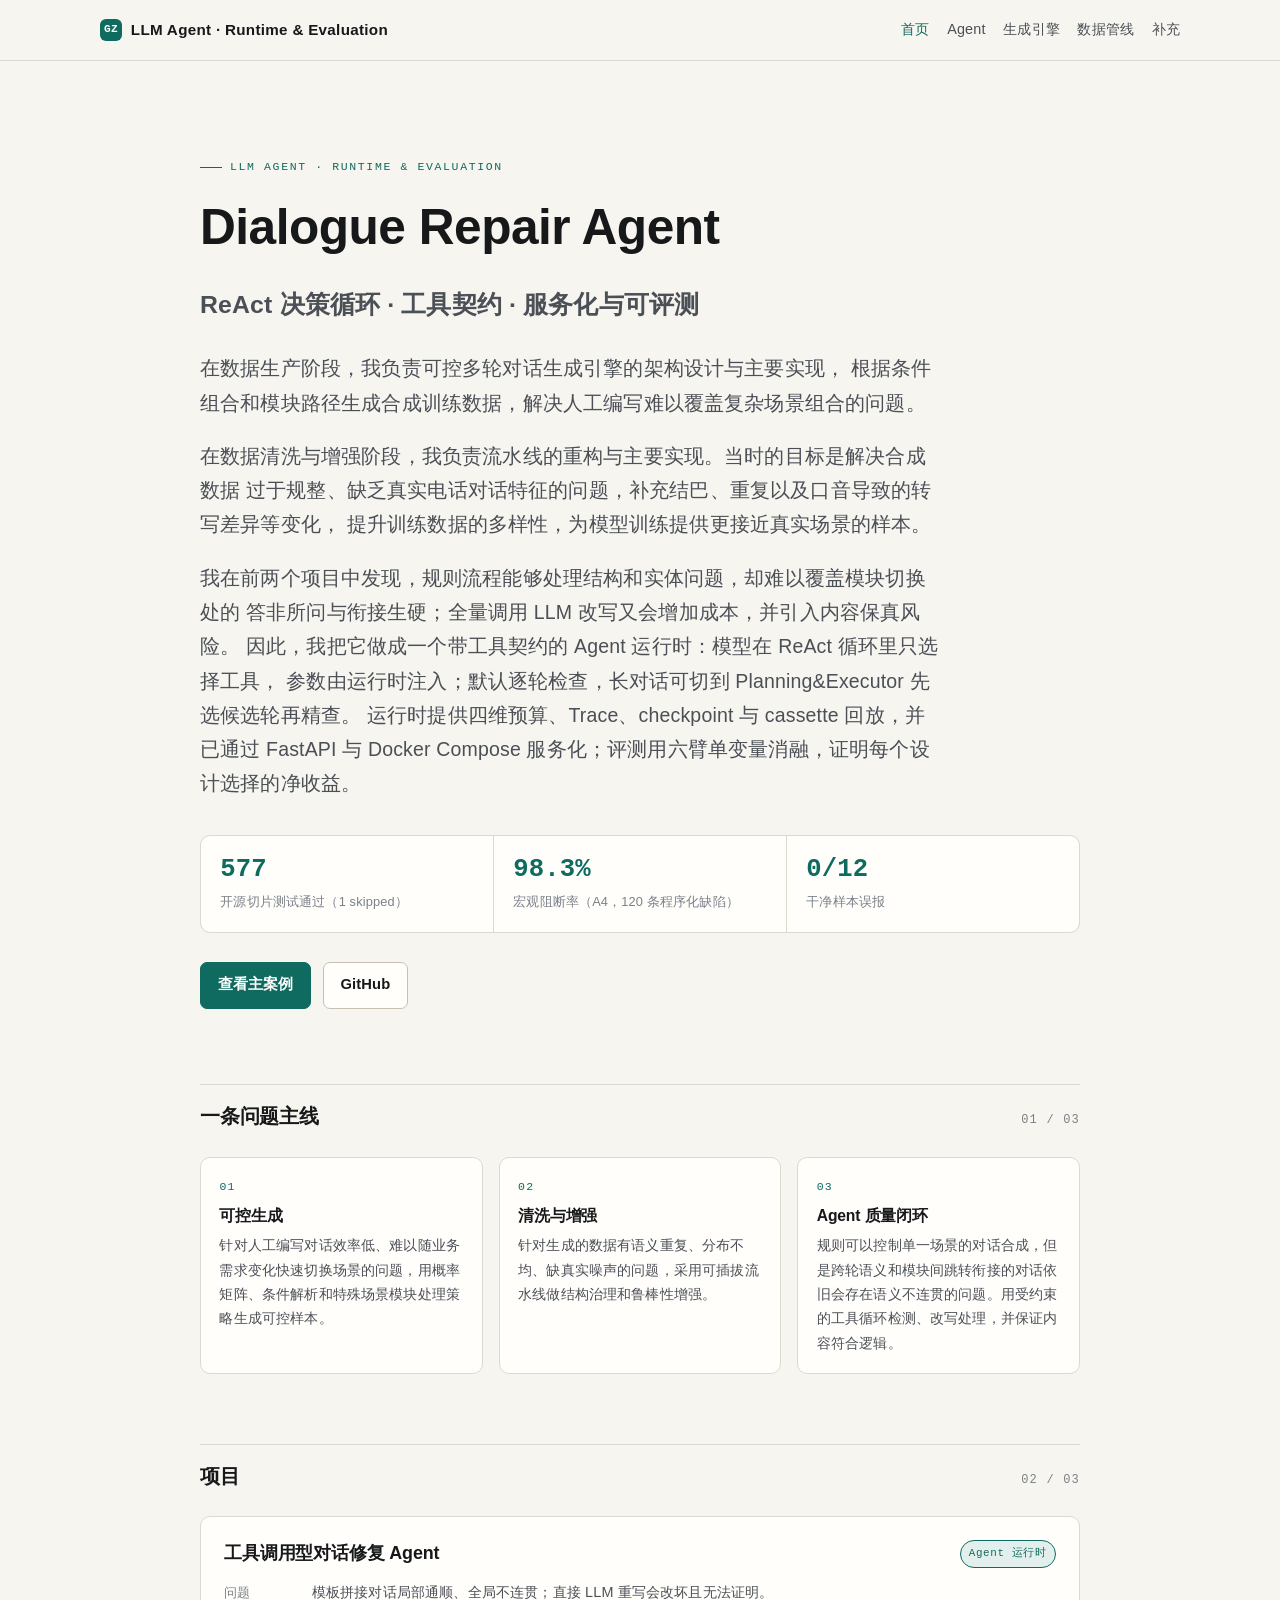
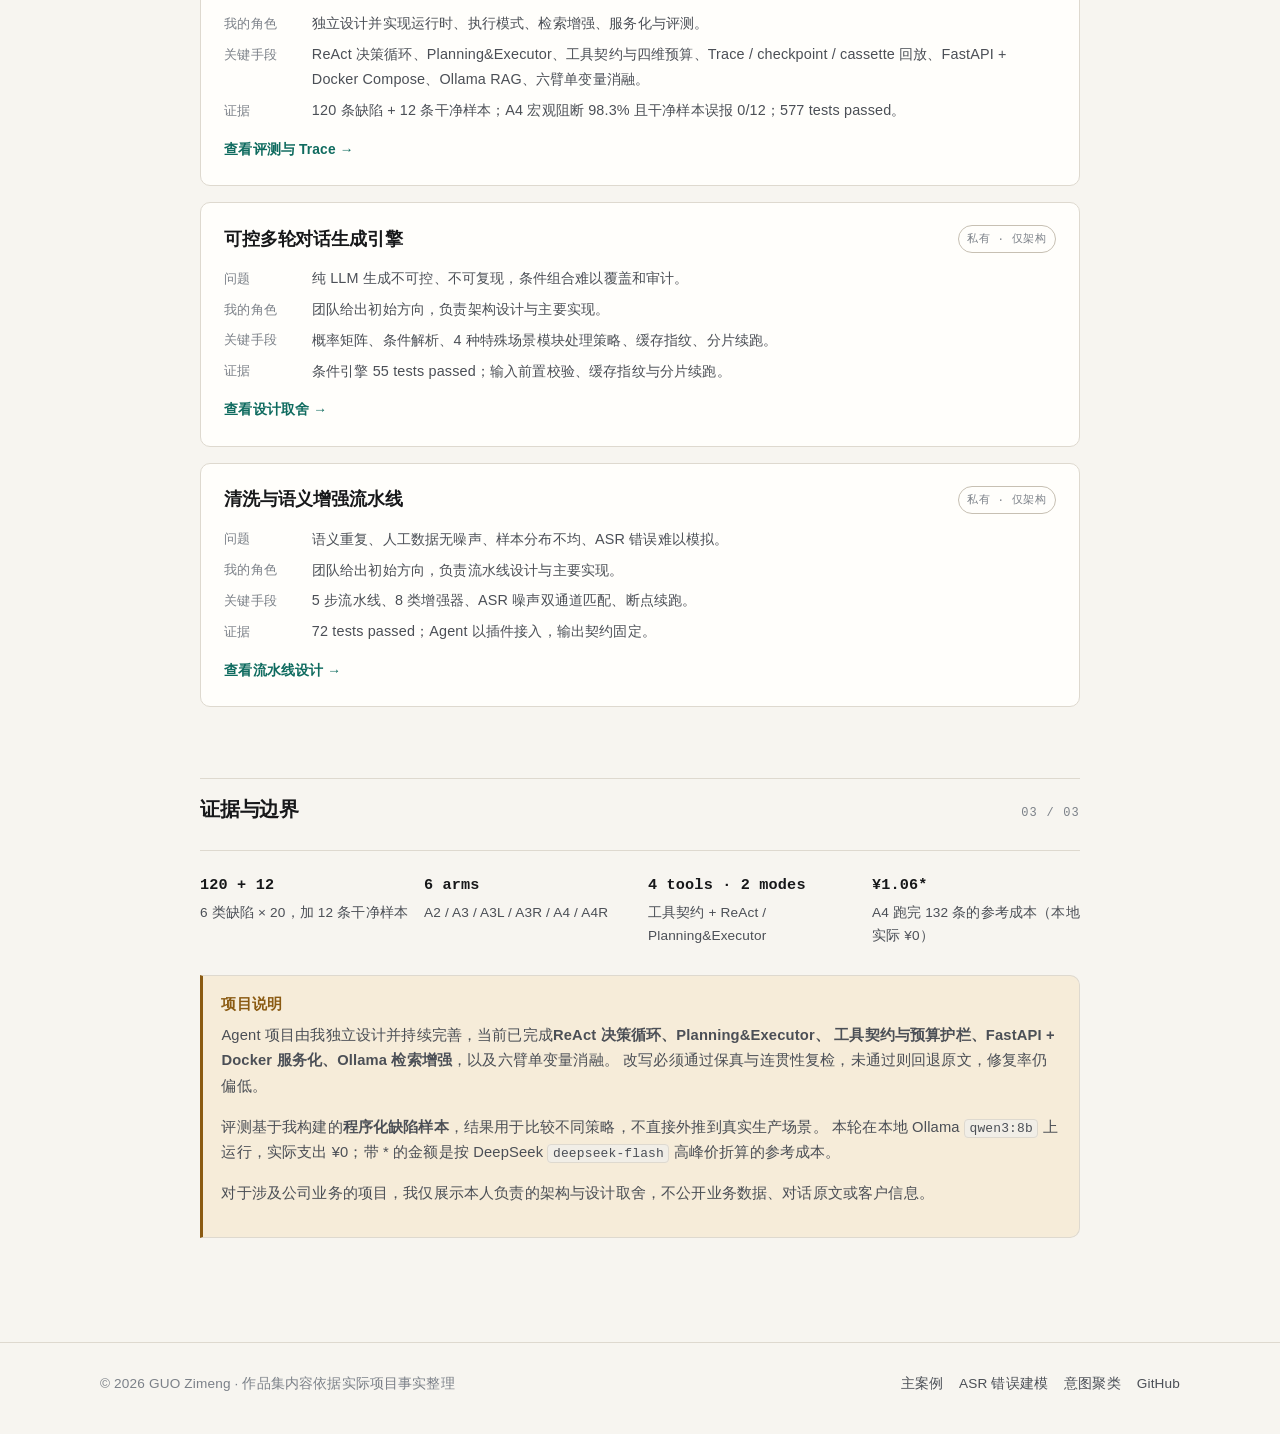
<file: index.html>
<!DOCTYPE html>
<html lang="zh-CN">
<head>
  <meta charset="utf-8">
  <meta name="viewport" content="width=device-width, initial-scale=1">
  <title>LLM Agent · Runtime &amp; Evaluation | Portfolio</title>
  <meta name="description" content="LLM Agent 工程作品集：ReAct 决策循环与 Planning&amp;Executor、工具契约与预算护栏、FastAPI + Docker 服务化、Ollama RAG，以及六臂单变量消融评测。">
  <meta name="theme-color" content="#f7f5f0">
  <link rel="stylesheet" href="assets/css/site.css">
  <script src="assets/js/site.js" defer></script>
</head>
<body>
  <a class="skip-link" href="#main">跳到正文</a>

  <header class="site-header">
    <div class="wrap-wide">
      <a class="brand" href="index.html">
        <span class="brand-mark" aria-hidden="true">GZ</span>
        <span>LLM Agent · Runtime &amp; Evaluation</span>
      </a>
      <nav class="site-nav" aria-label="主导航">
        <a href="index.html" aria-current="page">首页</a>
        <a href="cases/agent/index.html">Agent</a>
        <a href="cases/generator/index.html">生成引擎</a>
        <a href="cases/pipeline/index.html">数据管线</a>
        <a class="optional" href="notes/asr-error-modeling.html">补充</a>
      </nav>
    </div>
  </header>

  <main id="main">
    <section class="hero">
      <div class="wrap">
        <p class="eyebrow">LLM Agent · Runtime &amp; Evaluation</p>
        <h1>Dialogue Repair Agent</h1>
        <p class="hero-subtitle">ReAct 决策循环 · 工具契约 · 服务化与可评测</p>
        <div class="lede">
          <p>
            在数据生产阶段，我负责可控多轮对话生成引擎的架构设计与主要实现，
            根据条件组合和模块路径生成合成训练数据，解决人工编写难以覆盖复杂场景组合的问题。
          </p>
          <p>
            在数据清洗与增强阶段，我负责流水线的重构与主要实现。当时的目标是解决合成数据
            过于规整、缺乏真实电话对话特征的问题，补充结巴、重复以及口音导致的转写差异等变化，
            提升训练数据的多样性，为模型训练提供更接近真实场景的样本。
          </p>
          <p>
            我在前两个项目中发现，规则流程能够处理结构和实体问题，却难以覆盖模块切换处的
            答非所问与衔接生硬；全量调用 LLM 改写又会增加成本，并引入内容保真风险。
            因此，我把它做成一个带工具契约的 Agent 运行时：模型在 ReAct 循环里只选择工具，
            参数由运行时注入；默认逐轮检查，长对话可切到 Planning&amp;Executor 先选候选轮再精查。
            运行时提供四维预算、Trace、checkpoint 与 cassette 回放，并已通过 FastAPI 与
            Docker Compose 服务化；评测用六臂单变量消融，证明每个设计选择的净收益。
          </p>
        </div>

        <div class="stats" aria-label="关键结果">
          <div class="stat">
            <div class="stat-value">577</div>
            <div class="stat-label">开源切片测试通过（1 skipped）</div>
          </div>
          <div class="stat">
            <div class="stat-value">98.3%</div>
            <div class="stat-label">宏观阻断率（A4，120 条程序化缺陷）</div>
          </div>
          <div class="stat">
            <div class="stat-value">0/12</div>
            <div class="stat-label">干净样本误报</div>
          </div>
        </div>

        <div class="actions">
          <a class="btn btn-primary" href="cases/agent/index.html">查看主案例</a>
          <a class="btn" href="https://github.com/Soleil-gzm/dialogue-repair-agent">GitHub</a>
        </div>
      </div>
    </section>

    <section class="section">
      <div class="wrap">
        <div class="section-head">
          <h2>一条问题主线</h2>
          <span class="section-index">01 / 03</span>
        </div>
        <div class="lineage">
          <article class="lineage-step">
            <h3>可控生成</h3>
            <p>针对人工编写对话效率低、难以随业务需求变化快速切换场景的问题，用概率矩阵、条件解析和特殊场景模块处理策略生成可控样本。</p>
          </article>
          <article class="lineage-step">
            <h3>清洗与增强</h3>
            <p>针对生成的数据有语义重复、分布不均、缺真实噪声的问题，采用可插拔流水线做结构治理和鲁棒性增强。</p>
          </article>
          <article class="lineage-step">
            <h3>Agent 质量闭环</h3>
            <p>规则可以控制单一场景的对话合成，但是跨轮语义和模块间跳转衔接的对话依旧会存在语义不连贯的问题。用受约束的工具循环检测、改写处理，并保证内容符合逻辑。</p>
          </article>
        </div>
      </div>
    </section>

    <section class="section">
      <div class="wrap">
        <div class="section-head">
          <h2>项目</h2>
          <span class="section-index">02 / 03</span>
        </div>
        <div class="cards">
          <a class="card" href="cases/agent/index.html">
            <div class="card-top">
              <h3>工具调用型对话修复 Agent</h3>
              <span class="card-tag live">Agent 运行时</span>
            </div>
            <dl>
              <dt>问题</dt>
              <dd>模板拼接对话局部通顺、全局不连贯；直接 LLM 重写会改坏且无法证明。</dd>
              <dt>我的角色</dt>
              <dd>独立设计并实现运行时、执行模式、检索增强、服务化与评测。</dd>
              <dt>关键手段</dt>
              <dd>ReAct 决策循环、Planning&amp;Executor、工具契约与四维预算、Trace / checkpoint / cassette 回放、FastAPI + Docker Compose、Ollama RAG、六臂单变量消融。</dd>
              <dt>证据</dt>
              <dd>120 条缺陷 + 12 条干净样本；A4 宏观阻断 98.3% 且干净样本误报 0/12；577 tests passed。</dd>
            </dl>
            <span class="card-more">查看评测与 Trace →</span>
          </a>

          <a class="card" href="cases/generator/index.html">
            <div class="card-top">
              <h3>可控多轮对话生成引擎</h3>
              <span class="card-tag">私有 · 仅架构</span>
            </div>
            <dl>
              <dt>问题</dt>
              <dd>纯 LLM 生成不可控、不可复现，条件组合难以覆盖和审计。</dd>
              <dt>我的角色</dt>
              <dd>团队给出初始方向，负责架构设计与主要实现。</dd>
              <dt>关键手段</dt>
              <dd>概率矩阵、条件解析、4 种特殊场景模块处理策略、缓存指纹、分片续跑。</dd>
              <dt>证据</dt>
              <dd>条件引擎 55 tests passed；输入前置校验、缓存指纹与分片续跑。</dd>
            </dl>
            <span class="card-more">查看设计取舍 →</span>
          </a>

          <a class="card" href="cases/pipeline/index.html">
            <div class="card-top">
              <h3>清洗与语义增强流水线</h3>
              <span class="card-tag">私有 · 仅架构</span>
            </div>
            <dl>
              <dt>问题</dt>
              <dd>语义重复、人工数据无噪声、样本分布不均、ASR 错误难以模拟。</dd>
              <dt>我的角色</dt>
              <dd>团队给出初始方向，负责流水线设计与主要实现。</dd>
              <dt>关键手段</dt>
              <dd>5 步流水线、8 类增强器、ASR 噪声双通道匹配、断点续跑。</dd>
              <dt>证据</dt>
              <dd>72 tests passed；Agent 以插件接入，输出契约固定。</dd>
            </dl>
            <span class="card-more">查看流水线设计 →</span>
          </a>
        </div>
      </div>
    </section>

    <section class="section">
      <div class="wrap">
        <div class="section-head">
          <h2>证据与边界</h2>
          <span class="section-index">03 / 03</span>
        </div>
        <div class="evidence">
          <div><b>120 + 12</b>6 类缺陷 × 20，加 12 条干净样本</div>
          <div><b>6 arms</b>A2 / A3 / A3L / A3R / A4 / A4R</div>
          <div><b>4 tools · 2 modes</b>工具契约 + ReAct / Planning&amp;Executor</div>
          <div><b>¥1.06*</b>A4 跑完 132 条的参考成本（本地实际 ¥0）</div>
        </div>

        <div class="callout warn">
          <span class="callout-title">项目说明</span>
          <p>
            Agent 项目由我独立设计并持续完善，当前已完成<strong>ReAct 决策循环、Planning&amp;Executor、
            工具契约与预算护栏、FastAPI + Docker 服务化、Ollama 检索增强</strong>，以及六臂单变量消融。
            改写必须通过保真与连贯性复检，未通过则回退原文，修复率仍偏低。
          </p>
          <p>
            评测基于我构建的<strong>程序化缺陷样本</strong>，结果用于比较不同策略，不直接外推到真实生产场景。
            本轮在本地 Ollama <code>qwen3:8b</code> 上运行，实际支出 ¥0；带 * 的金额是按 DeepSeek
            <code>deepseek-flash</code> 高峰价折算的参考成本。
          </p>
          <p>
            对于涉及公司业务的项目，我仅展示本人负责的架构与设计取舍，不公开业务数据、对话原文或客户信息。
          </p>
        </div>
      </div>
    </section>
  </main>

  <footer class="site-footer">
    <div class="wrap-wide">
      <span>© 2026 GUO Zimeng · 作品集内容依据实际项目事实整理</span>
      <div class="footer-links">
        <a href="cases/agent/index.html">主案例</a>
        <a href="notes/asr-error-modeling.html">ASR 错误建模</a>
        <a href="notes/intent-clustering.html">意图聚类</a>
        <a href="https://github.com/Soleil-gzm/dialogue-repair-agent">GitHub</a>
      </div>
    </div>
  </footer>
</body>
</html>
</file>
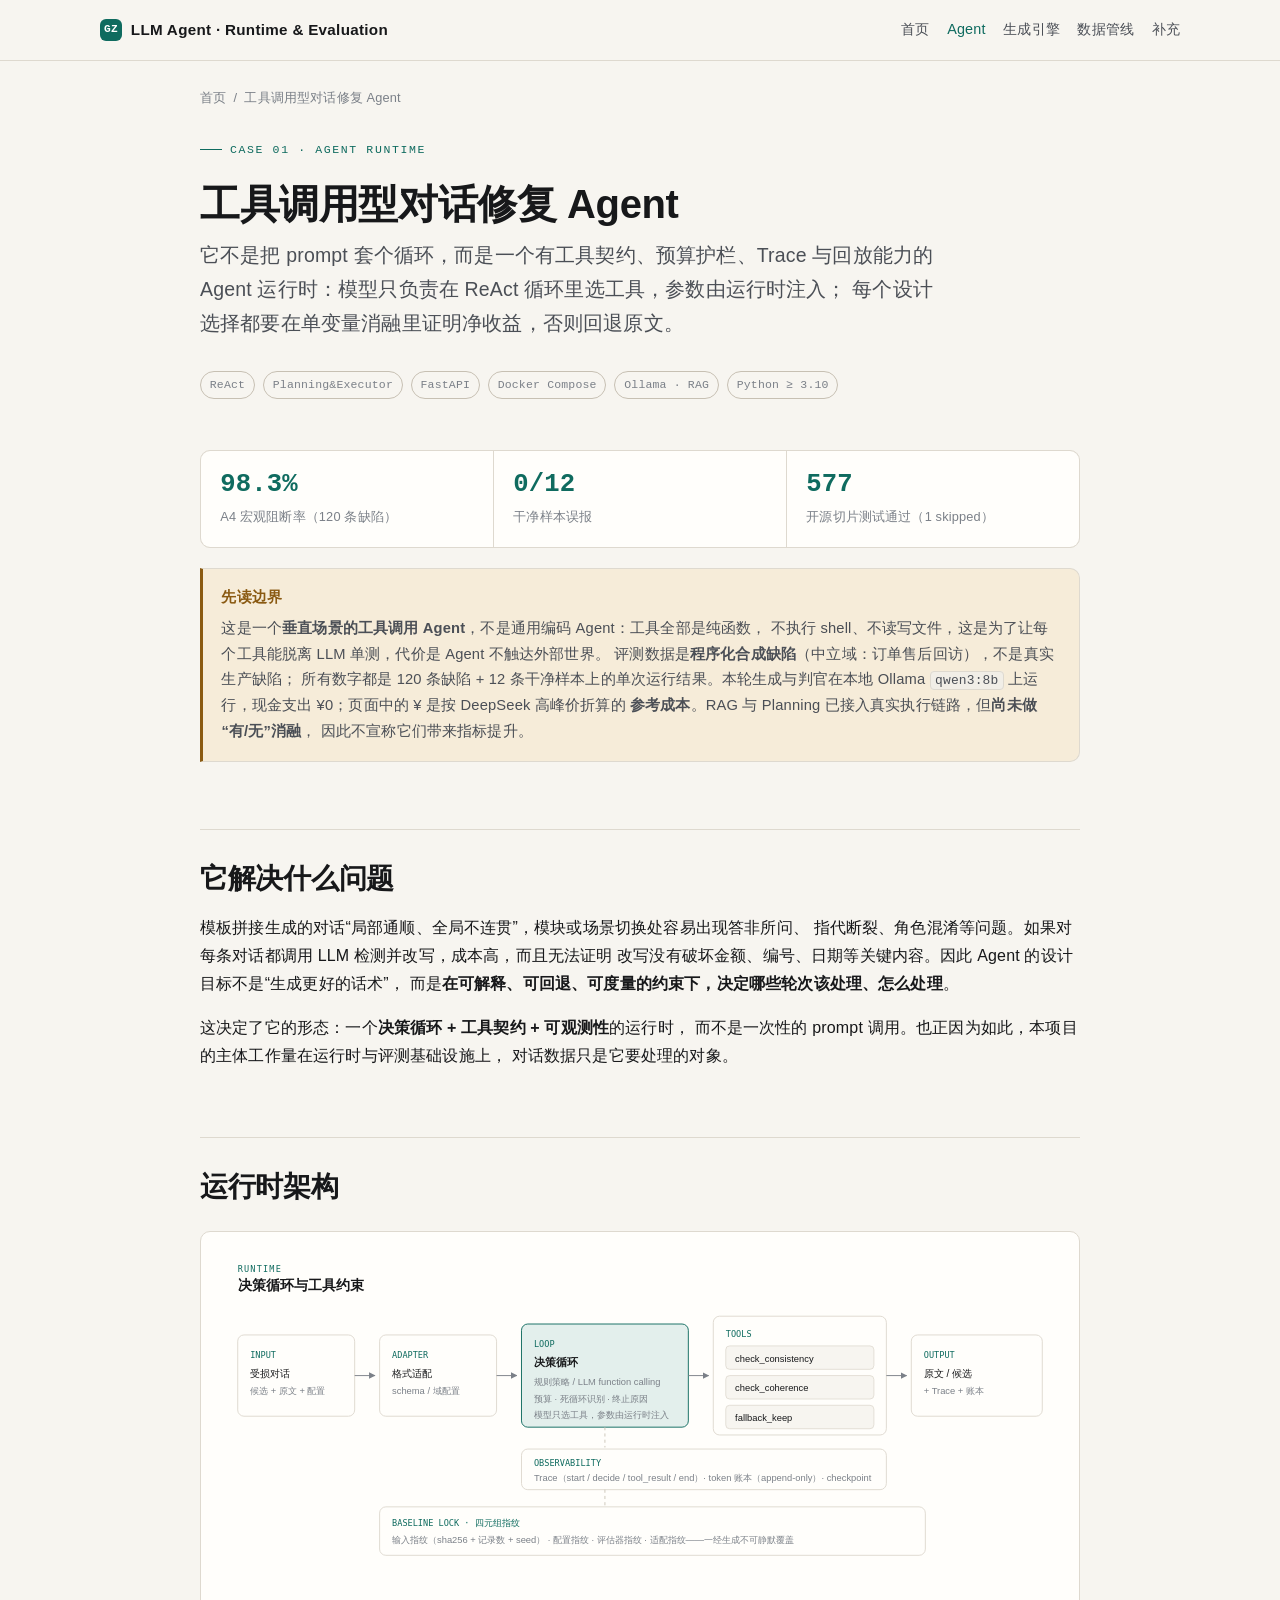
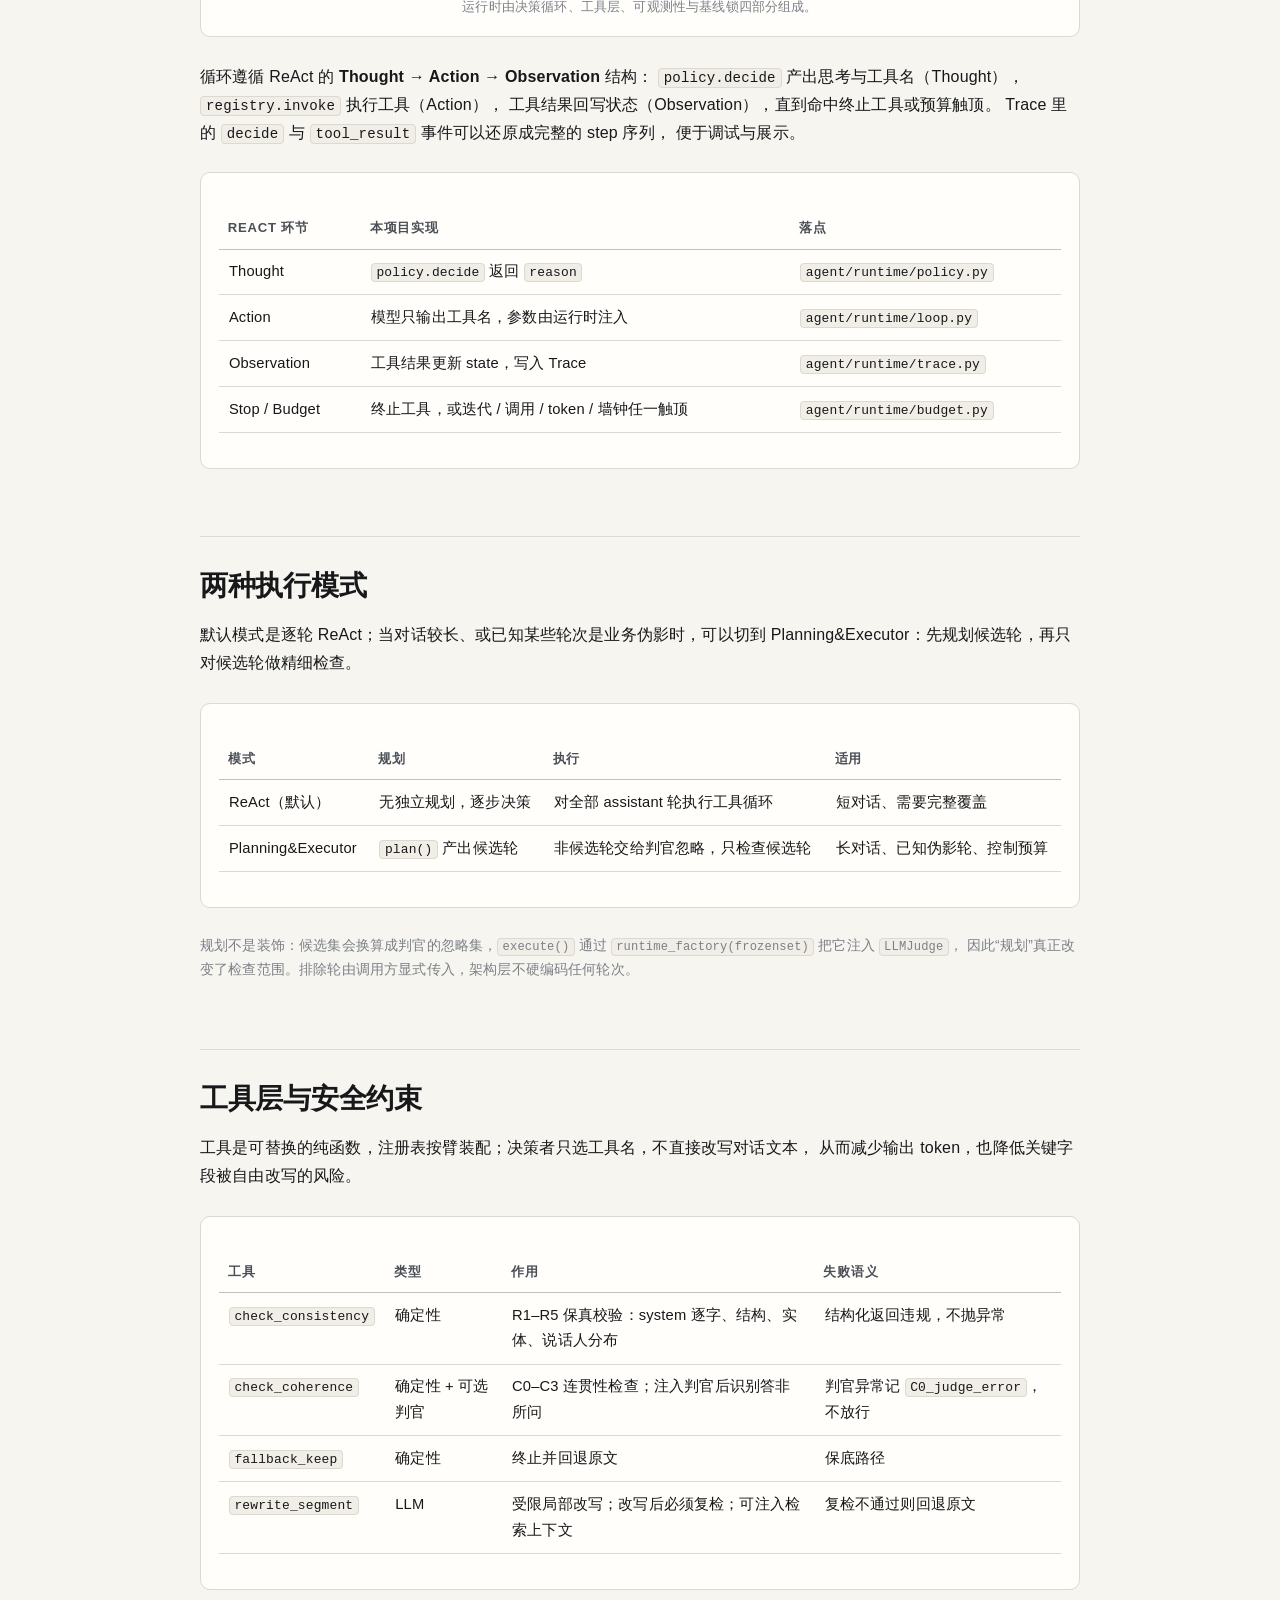
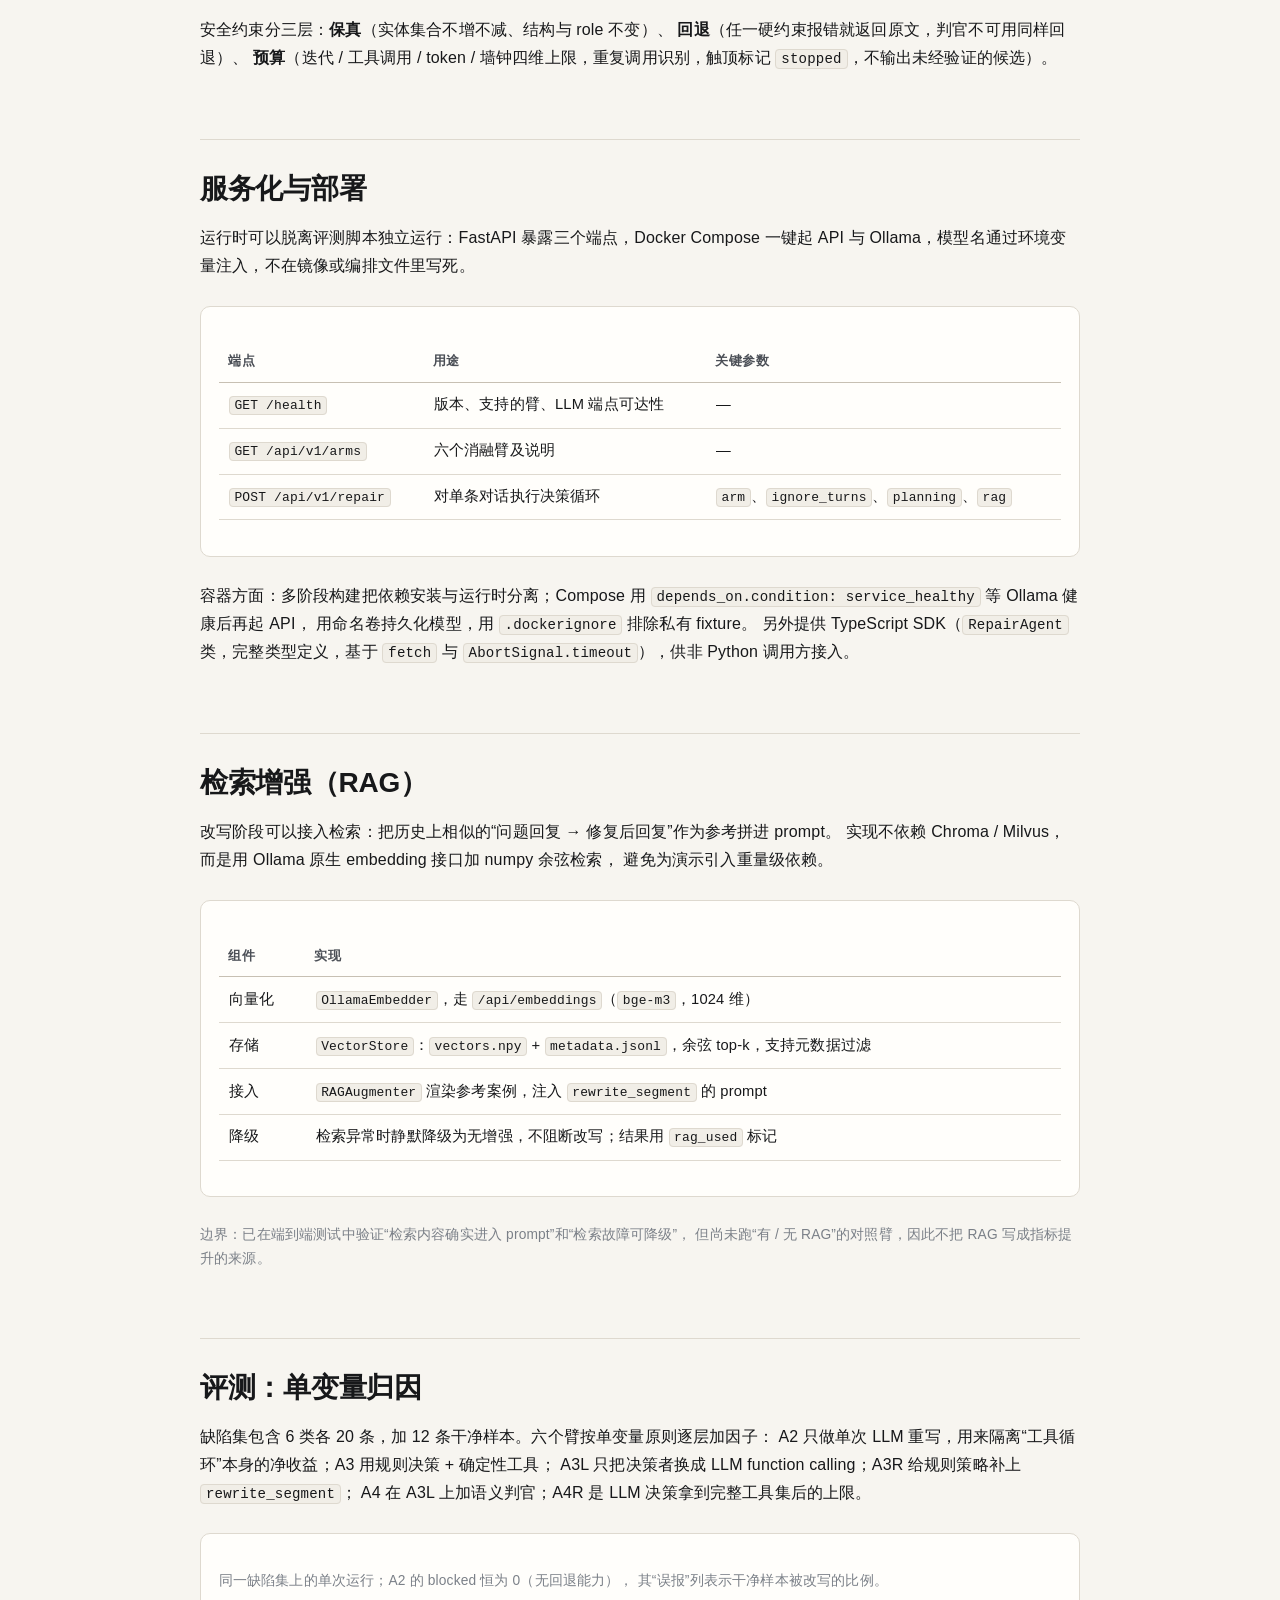
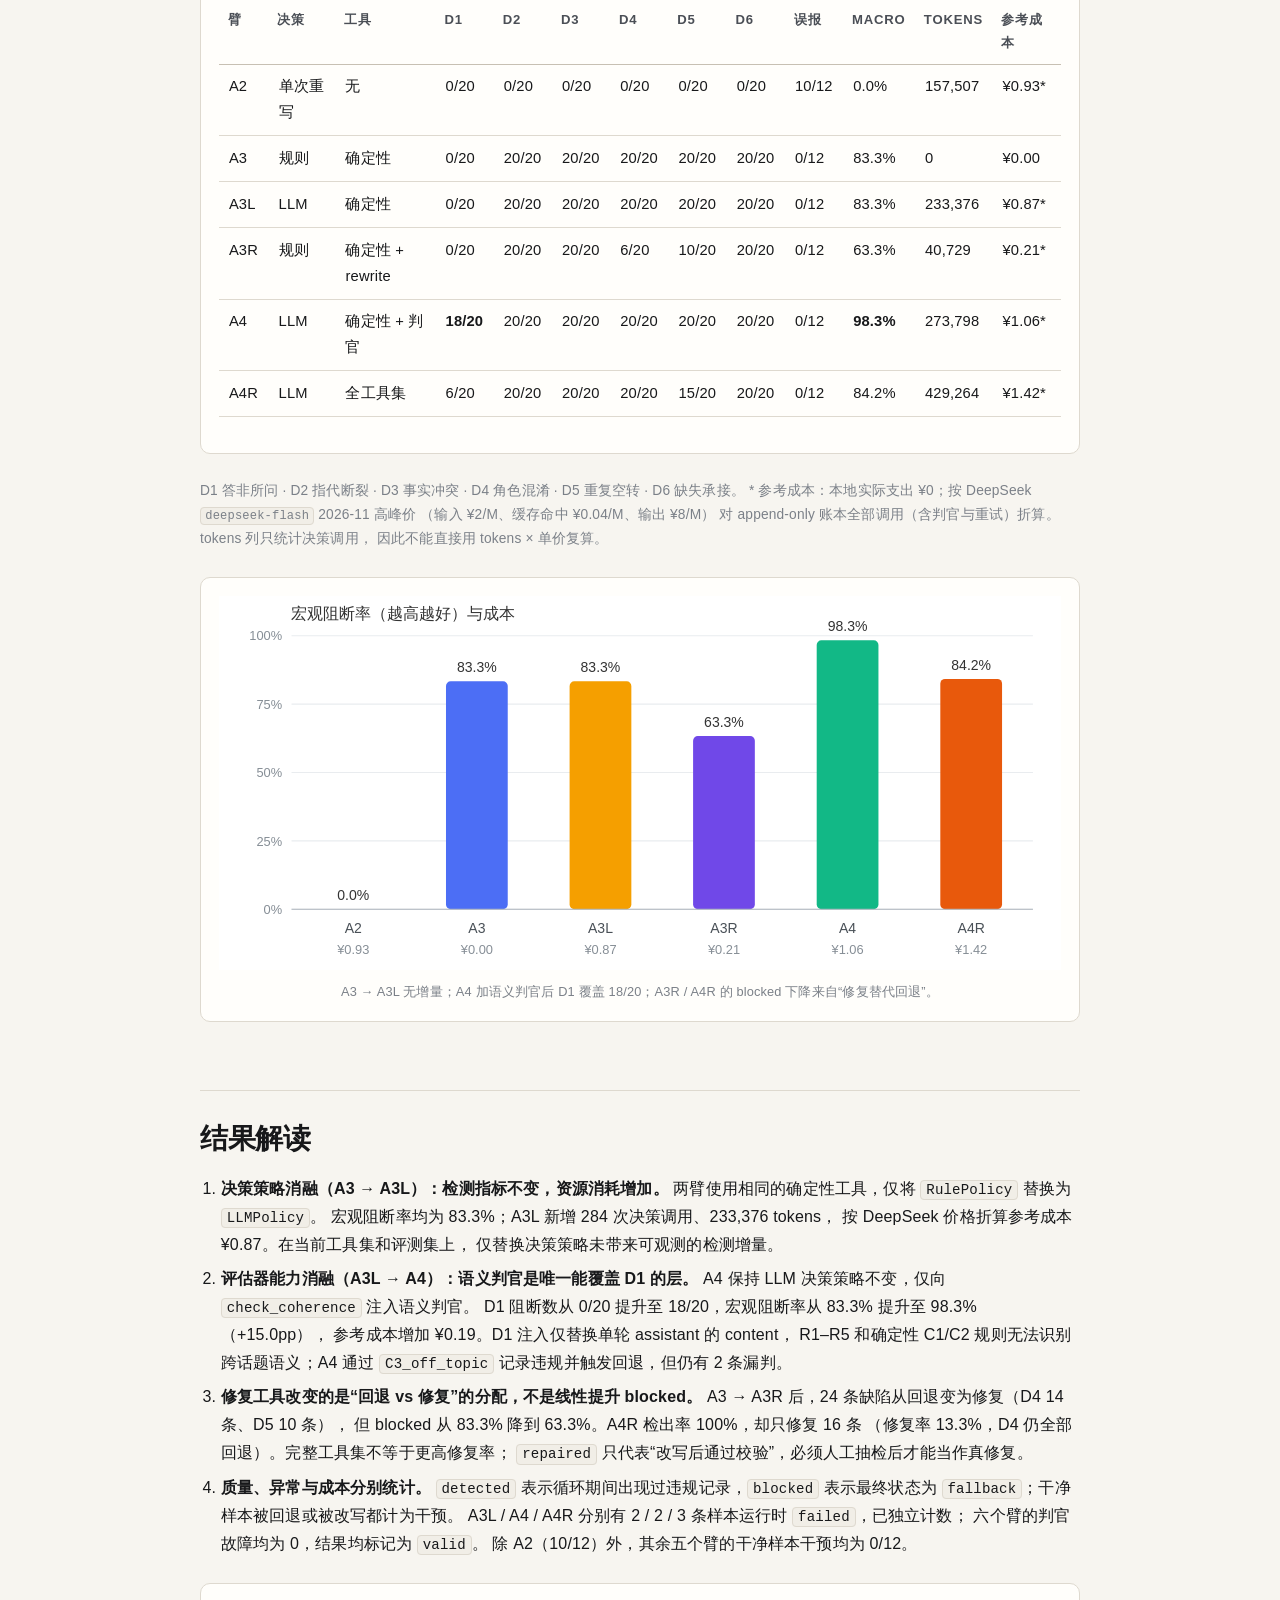
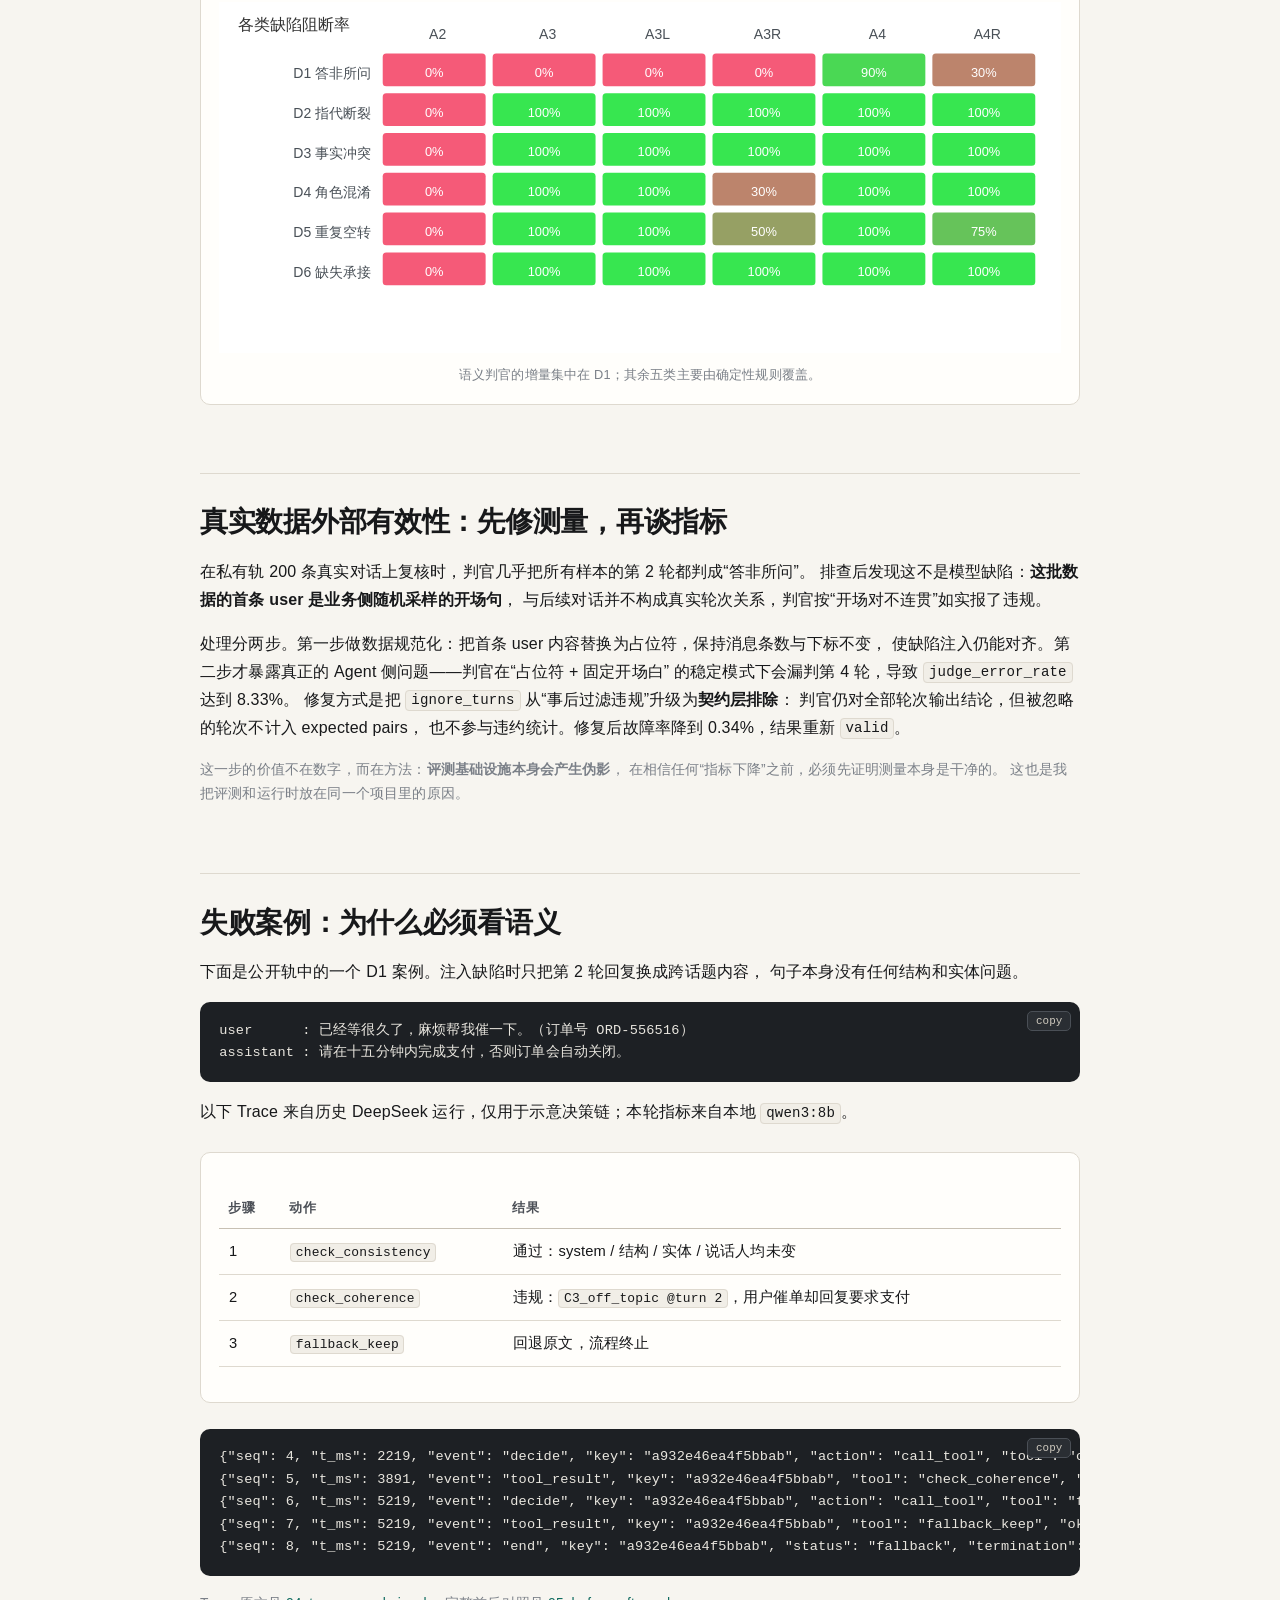
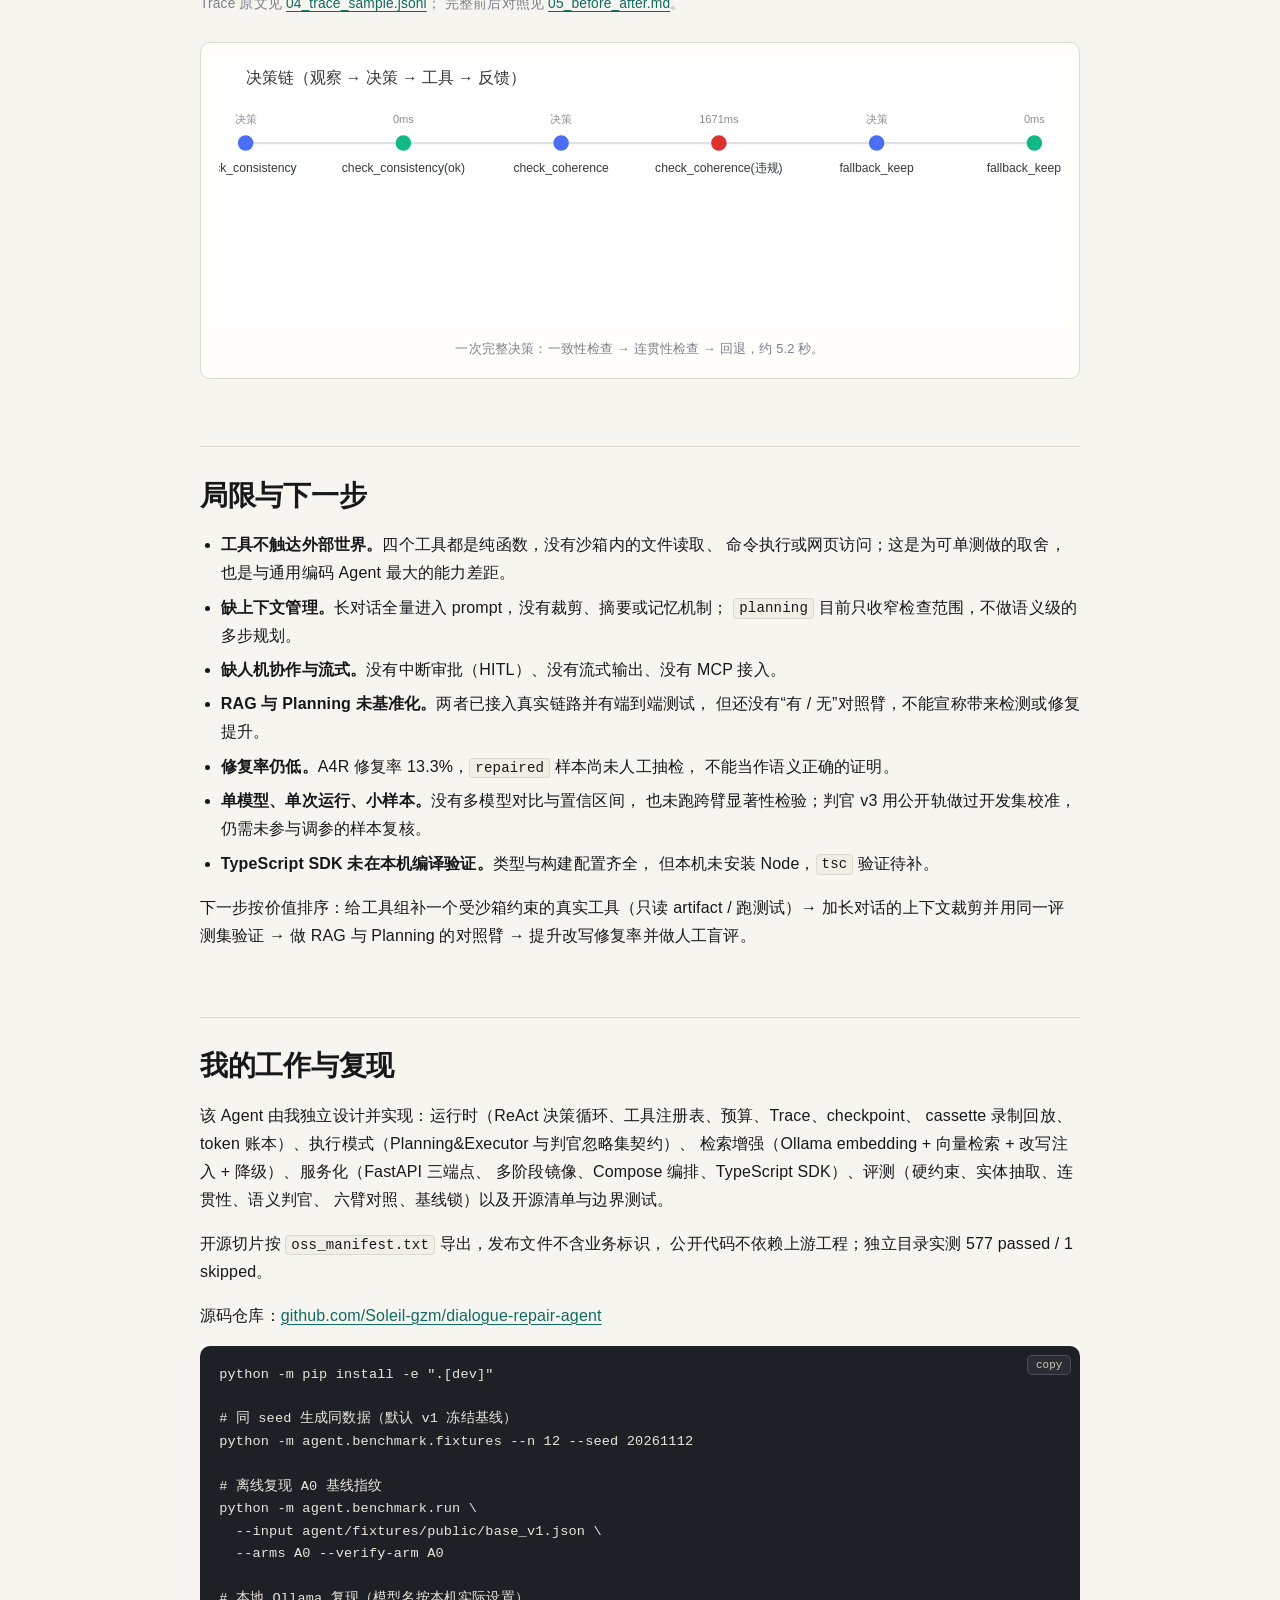
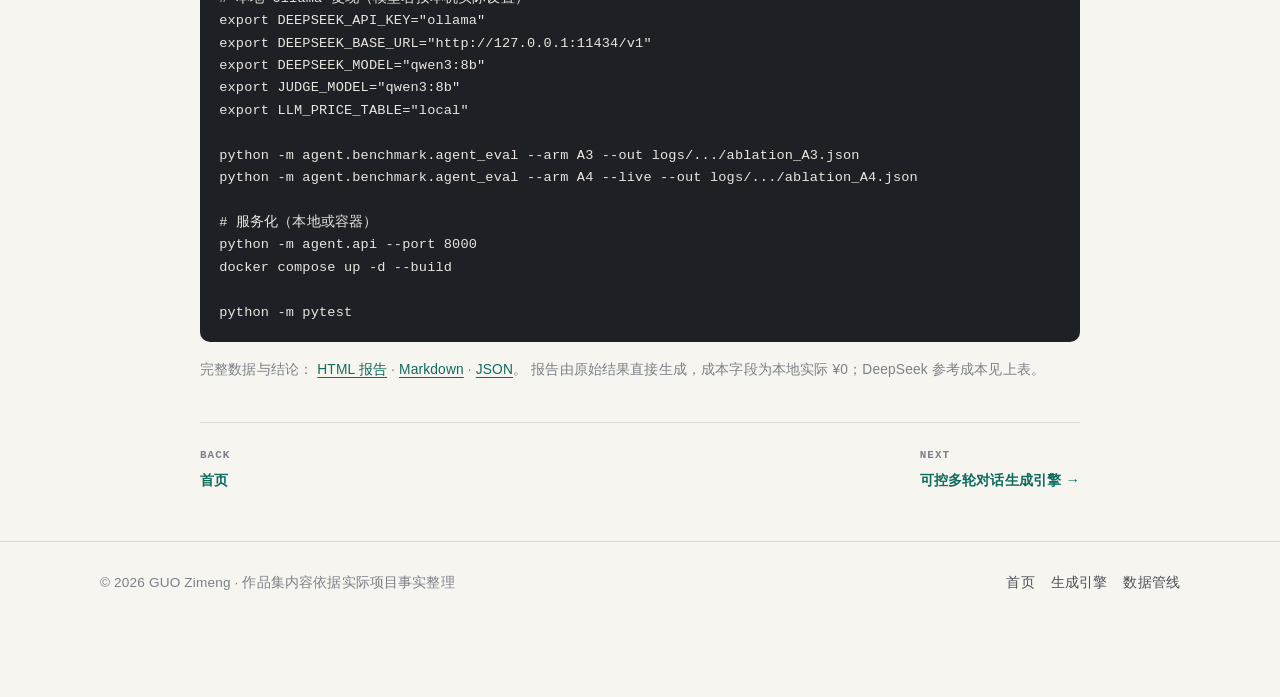
<file: cases/agent/index.html>
<!DOCTYPE html>
<html lang="zh-CN">

<head>
  <meta charset="utf-8">
  <meta name="viewport" content="width=device-width, initial-scale=1">
  <title>工具调用型对话修复 Agent | Portfolio</title>
  <meta name="description" content="一个带工具契约、预算护栏、Trace 与回放的对话修复 Agent：ReAct 决策循环、Planning&amp;Executor、FastAPI 服务化、Docker 部署、RAG 检索增强，以及六臂单变量消融。">
  <meta name="theme-color" content="#f7f5f0">
  <link rel="stylesheet" href="../../assets/css/site.css">
  <script src="../../assets/js/site.js" defer></script>
</head>

<body>
  <a class="skip-link" href="#main">跳到正文</a>

  <header class="site-header">
    <div class="wrap-wide">
      <a class="brand" href="../../index.html">
        <span class="brand-mark" aria-hidden="true">GZ</span>
        <span>LLM Agent · Runtime &amp; Evaluation</span>
      </a>
      <nav class="site-nav" aria-label="主导航">
        <a href="../../index.html">首页</a>
        <a href="index.html">Agent</a>
        <a href="../generator/index.html">生成引擎</a>
        <a href="../pipeline/index.html">数据管线</a>
        <a class="optional" href="../../notes/asr-error-modeling.html">补充</a>
      </nav>
    </div>
  </header>

  <main id="main">
    <div class="wrap">
      <nav class="breadcrumb" aria-label="面包屑">
        <a href="../../index.html">首页</a>
        <span aria-hidden="true">/</span>
        <span>工具调用型对话修复 Agent</span>
      </nav>

      <header class="case-hero">
        <p class="eyebrow">Case 01 · Agent Runtime</p>
        <h1>工具调用型对话修复 Agent</h1>
        <p class="lede">
          它不是把 prompt 套个循环，而是一个有工具契约、预算护栏、Trace 与回放能力的
          Agent 运行时：模型只负责在 ReAct 循环里选工具，参数由运行时注入；
          每个设计选择都要在单变量消融里证明净收益，否则回退原文。
        </p>
        <div class="case-meta">
          <span>ReAct</span>
          <span>Planning&amp;Executor</span>
          <span>FastAPI</span>
          <span>Docker Compose</span>
          <span>Ollama · RAG</span>
          <span>Python ≥ 3.10</span>
        </div>
      </header>

      <div class="stats" aria-label="关键结果">
        <div class="stat">
          <div class="stat-value">98.3%</div>
          <div class="stat-label">A4 宏观阻断率（120 条缺陷）</div>
        </div>
        <div class="stat">
          <div class="stat-value">0/12</div>
          <div class="stat-label">干净样本误报</div>
        </div>
        <div class="stat">
          <div class="stat-value">577</div>
          <div class="stat-label">开源切片测试通过（1 skipped）</div>
        </div>
      </div>

      <div class="callout warn">
        <span class="callout-title">先读边界</span>
        这是一个<strong>垂直场景的工具调用 Agent</strong>，不是通用编码 Agent：工具全部是纯函数，
        不执行 shell、不读写文件，这是为了让每个工具能脱离 LLM 单测，代价是 Agent 不触达外部世界。
        评测数据是<strong>程序化合成缺陷</strong>（中立域：订单售后回访），不是真实生产缺陷；
        所有数字都是 120 条缺陷 + 12 条干净样本上的单次运行结果。本轮生成与判官在本地
        Ollama <code>qwen3:8b</code> 上运行，现金支出 ¥0；页面中的 ¥ 是按 DeepSeek 高峰价折算的
        <strong>参考成本</strong>。RAG 与 Planning 已接入真实执行链路，但<strong>尚未做“有/无”消融</strong>，
        因此不宣称它们带来指标提升。
      </div>

      <h2>它解决什么问题</h2>
      <p>
        模板拼接生成的对话“局部通顺、全局不连贯”，模块或场景切换处容易出现答非所问、
        指代断裂、角色混淆等问题。如果对每条对话都调用 LLM 检测并改写，成本高，而且无法证明
        改写没有破坏金额、编号、日期等关键内容。因此 Agent 的设计目标不是“生成更好的话术”，
        而是<strong>在可解释、可回退、可度量的约束下，决定哪些轮次该处理、怎么处理</strong>。
      </p>
      <p>
        这决定了它的形态：一个<strong>决策循环 + 工具契约 + 可观测性</strong>的运行时，
        而不是一次性的 prompt 调用。也正因为如此，本项目的主体工作量在运行时与评测基础设施上，
        对话数据只是它要处理的对象。
      </p>

      <h2>运行时架构</h2>
      <figure class="figure">
        <img src="../../assets/img/agent-architecture.svg"
          alt="受损对话经适配器进入决策循环，循环调用一致性、连贯性与回退工具，输出原文或候选，并记录 Trace 与 token 账本；基线锁由四元组指纹构成。" loading="lazy">
        <figcaption>运行时由决策循环、工具层、可观测性与基线锁四部分组成。</figcaption>
      </figure>
      <p>
        循环遵循 ReAct 的 <strong>Thought → Action → Observation</strong> 结构：
        <code>policy.decide</code> 产出思考与工具名（Thought），<code>registry.invoke</code> 执行工具（Action），
        工具结果回写状态（Observation），直到命中终止工具或预算触顶。
        Trace 里的 <code>decide</code> 与 <code>tool_result</code> 事件可以还原成完整的 step 序列，
        便于调试与展示。
      </p>
      <div class="figure">
        <table>
          <thead>
            <tr>
              <th>ReAct 环节</th>
              <th>本项目实现</th>
              <th>落点</th>
            </tr>
          </thead>
          <tbody>
            <tr>
              <td>Thought</td>
              <td><code>policy.decide</code> 返回 <code>reason</code></td>
              <td><code>agent/runtime/policy.py</code></td>
            </tr>
            <tr>
              <td>Action</td>
              <td>模型只输出工具名，参数由运行时注入</td>
              <td><code>agent/runtime/loop.py</code></td>
            </tr>
            <tr>
              <td>Observation</td>
              <td>工具结果更新 state，写入 Trace</td>
              <td><code>agent/runtime/trace.py</code></td>
            </tr>
            <tr>
              <td>Stop / Budget</td>
              <td>终止工具，或迭代 / 调用 / token / 墙钟任一触顶</td>
              <td><code>agent/runtime/budget.py</code></td>
            </tr>
          </tbody>
        </table>
      </div>

      <h2>两种执行模式</h2>
      <p>
        默认模式是逐轮 ReAct；当对话较长、或已知某些轮次是业务伪影时，可以切到
        Planning&amp;Executor：先规划候选轮，再只对候选轮做精细检查。
      </p>
      <div class="figure">
        <table>
          <thead>
            <tr>
              <th>模式</th>
              <th>规划</th>
              <th>执行</th>
              <th>适用</th>
            </tr>
          </thead>
          <tbody>
            <tr>
              <td>ReAct（默认）</td>
              <td>无独立规划，逐步决策</td>
              <td>对全部 assistant 轮执行工具循环</td>
              <td>短对话、需要完整覆盖</td>
            </tr>
            <tr>
              <td>Planning&amp;Executor</td>
              <td><code>plan()</code> 产出候选轮</td>
              <td>非候选轮交给判官忽略，只检查候选轮</td>
              <td>长对话、已知伪影轮、控制预算</td>
            </tr>
          </tbody>
        </table>
      </div>
      <p class="small muted">
        规划不是装饰：候选集会换算成判官的忽略集，<code>execute()</code> 通过
        <code>runtime_factory(frozenset)</code> 把它注入 <code>LLMJudge</code>，
        因此“规划”真正改变了检查范围。排除轮由调用方显式传入，架构层不硬编码任何轮次。
      </p>

      <h2>工具层与安全约束</h2>
      <p>
        工具是可替换的纯函数，注册表按臂装配；决策者只选工具名，不直接改写对话文本，
        从而减少输出 token，也降低关键字段被自由改写的风险。
      </p>
      <div class="figure">
        <table>
          <thead>
            <tr>
              <th>工具</th>
              <th>类型</th>
              <th>作用</th>
              <th>失败语义</th>
            </tr>
          </thead>
          <tbody>
            <tr>
              <td><code>check_consistency</code></td>
              <td>确定性</td>
              <td>R1–R5 保真校验：system 逐字、结构、实体、说话人分布</td>
              <td>结构化返回违规，不抛异常</td>
            </tr>
            <tr>
              <td><code>check_coherence</code></td>
              <td>确定性 + 可选判官</td>
              <td>C0–C3 连贯性检查；注入判官后识别答非所问</td>
              <td>判官异常记 <code>C0_judge_error</code>，不放行</td>
            </tr>
            <tr>
              <td><code>fallback_keep</code></td>
              <td>确定性</td>
              <td>终止并回退原文</td>
              <td>保底路径</td>
            </tr>
            <tr>
              <td><code>rewrite_segment</code></td>
              <td>LLM</td>
              <td>受限局部改写；改写后必须复检；可注入检索上下文</td>
              <td>复检不通过则回退原文</td>
            </tr>
          </tbody>
        </table>
      </div>
      <p>
        安全约束分三层：<strong>保真</strong>（实体集合不增不减、结构与 role 不变）、
        <strong>回退</strong>（任一硬约束报错就返回原文，判官不可用同样回退）、
        <strong>预算</strong>（迭代 / 工具调用 / token / 墙钟四维上限，重复调用识别，触顶标记
        <code>stopped</code>，不输出未经验证的候选）。
      </p>

      <h2>服务化与部署</h2>
      <p>
        运行时可以脱离评测脚本独立运行：FastAPI 暴露三个端点，Docker Compose 一键起
        API 与 Ollama，模型名通过环境变量注入，不在镜像或编排文件里写死。
      </p>
      <div class="figure">
        <table>
          <thead>
            <tr>
              <th>端点</th>
              <th>用途</th>
              <th>关键参数</th>
            </tr>
          </thead>
          <tbody>
            <tr>
              <td><code>GET /health</code></td>
              <td>版本、支持的臂、LLM 端点可达性</td>
              <td>—</td>
            </tr>
            <tr>
              <td><code>GET /api/v1/arms</code></td>
              <td>六个消融臂及说明</td>
              <td>—</td>
            </tr>
            <tr>
              <td><code>POST /api/v1/repair</code></td>
              <td>对单条对话执行决策循环</td>
              <td><code>arm</code>、<code>ignore_turns</code>、<code>planning</code>、<code>rag</code></td>
            </tr>
          </tbody>
        </table>
      </div>
      <p>
        容器方面：多阶段构建把依赖安装与运行时分离；Compose 用
        <code>depends_on.condition: service_healthy</code> 等 Ollama 健康后再起 API，
        用命名卷持久化模型，用 <code>.dockerignore</code> 排除私有 fixture。
        另外提供 TypeScript SDK（<code>RepairAgent</code> 类，完整类型定义，基于
        <code>fetch</code> 与 <code>AbortSignal.timeout</code>），供非 Python 调用方接入。
      </p>

      <h2>检索增强（RAG）</h2>
      <p>
        改写阶段可以接入检索：把历史上相似的“问题回复 → 修复后回复”作为参考拼进 prompt。
        实现不依赖 Chroma / Milvus，而是用 Ollama 原生 embedding 接口加 numpy 余弦检索，
        避免为演示引入重量级依赖。
      </p>
      <div class="figure">
        <table>
          <thead>
            <tr>
              <th>组件</th>
              <th>实现</th>
            </tr>
          </thead>
          <tbody>
            <tr>
              <td>向量化</td>
              <td><code>OllamaEmbedder</code>，走 <code>/api/embeddings</code>（<code>bge-m3</code>，1024 维）</td>
            </tr>
            <tr>
              <td>存储</td>
              <td><code>VectorStore</code>：<code>vectors.npy</code> + <code>metadata.jsonl</code>，余弦 top-k，支持元数据过滤</td>
            </tr>
            <tr>
              <td>接入</td>
              <td><code>RAGAugmenter</code> 渲染参考案例，注入 <code>rewrite_segment</code> 的 prompt</td>
            </tr>
            <tr>
              <td>降级</td>
              <td>检索异常时静默降级为无增强，不阻断改写；结果用 <code>rag_used</code> 标记</td>
            </tr>
          </tbody>
        </table>
      </div>
      <p class="small muted">
        边界：已在端到端测试中验证“检索内容确实进入 prompt”和“检索故障可降级”，
        但尚未跑“有 / 无 RAG”的对照臂，因此不把 RAG 写成指标提升的来源。
      </p>

      <h2>评测：单变量归因</h2>
      <p>
        缺陷集包含 6 类各 20 条，加 12 条干净样本。六个臂按单变量原则逐层加因子：
        A2 只做单次 LLM 重写，用来隔离“工具循环”本身的净收益；A3 用规则决策 + 确定性工具；
        A3L 只把决策者换成 LLM function calling；A3R 给规则策略补上 <code>rewrite_segment</code>；
        A4 在 A3L 上加语义判官；A4R 是 LLM 决策拿到完整工具集后的上限。
      </p>
      <div class="figure">
        <table>
          <caption class="small muted" style="text-align:left;padding-bottom:.5rem">同一缺陷集上的单次运行；A2 的 blocked 恒为 0（无回退能力），
            其“误报”列表示干净样本被改写的比例。</caption>
          <thead>
            <tr>
              <th>臂</th>
              <th>决策</th>
              <th>工具</th>
              <th>D1</th>
              <th>D2</th>
              <th>D3</th>
              <th>D4</th>
              <th>D5</th>
              <th>D6</th>
              <th>误报</th>
              <th>macro</th>
              <th>tokens</th>
              <th>参考成本</th>
            </tr>
          </thead>
          <tbody>
            <tr>
              <td>A2</td>
              <td>单次重写</td>
              <td>无</td>
              <td>0/20</td>
              <td>0/20</td>
              <td>0/20</td>
              <td>0/20</td>
              <td>0/20</td>
              <td>0/20</td>
              <td>10/12</td>
              <td>0.0%</td>
              <td>157,507</td>
              <td>¥0.93*</td>
            </tr>
            <tr>
              <td>A3</td>
              <td>规则</td>
              <td>确定性</td>
              <td>0/20</td>
              <td>20/20</td>
              <td>20/20</td>
              <td>20/20</td>
              <td>20/20</td>
              <td>20/20</td>
              <td>0/12</td>
              <td>83.3%</td>
              <td>0</td>
              <td>¥0.00</td>
            </tr>
            <tr>
              <td>A3L</td>
              <td>LLM</td>
              <td>确定性</td>
              <td>0/20</td>
              <td>20/20</td>
              <td>20/20</td>
              <td>20/20</td>
              <td>20/20</td>
              <td>20/20</td>
              <td>0/12</td>
              <td>83.3%</td>
              <td>233,376</td>
              <td>¥0.87*</td>
            </tr>
            <tr>
              <td>A3R</td>
              <td>规则</td>
              <td>确定性 + rewrite</td>
              <td>0/20</td>
              <td>20/20</td>
              <td>20/20</td>
              <td>6/20</td>
              <td>10/20</td>
              <td>20/20</td>
              <td>0/12</td>
              <td>63.3%</td>
              <td>40,729</td>
              <td>¥0.21*</td>
            </tr>
            <tr>
              <td>A4</td>
              <td>LLM</td>
              <td>确定性 + 判官</td>
              <td><strong>18/20</strong></td>
              <td>20/20</td>
              <td>20/20</td>
              <td>20/20</td>
              <td>20/20</td>
              <td>20/20</td>
              <td>0/12</td>
              <td><strong>98.3%</strong></td>
              <td>273,798</td>
              <td>¥1.06*</td>
            </tr>
            <tr>
              <td>A4R</td>
              <td>LLM</td>
              <td>全工具集</td>
              <td>6/20</td>
              <td>20/20</td>
              <td>20/20</td>
              <td>20/20</td>
              <td>15/20</td>
              <td>20/20</td>
              <td>0/12</td>
              <td>84.2%</td>
              <td>429,264</td>
              <td>¥1.42*</td>
            </tr>
          </tbody>
        </table>
      </div>
      <p class="small muted">
        D1 答非所问 · D2 指代断裂 · D3 事实冲突 · D4 角色混淆 · D5 重复空转 · D6 缺失承接。
        * 参考成本：本地实际支出 ¥0；按 DeepSeek <code>deepseek-flash</code> 2026-11 高峰价
        （输入 ¥2/M、缓存命中 ¥0.04/M、输出 ¥8/M）
        对 append-only 账本全部调用（含判官与重试）折算。tokens 列只统计决策调用，
        因此不能直接用 tokens × 单价复算。
      </p>

      <figure class="figure">
        <img src="../../assets/img/01_ablation.svg" alt="六个评测臂的宏观阻断率与参考成本对比柱状图" loading="lazy">
        <figcaption>A3 → A3L 无增量；A4 加语义判官后 D1 覆盖 18/20；A3R / A4R 的 blocked 下降来自“修复替代回退”。</figcaption>
      </figure>

      <h2>结果解读</h2>
      <ol>
        <li>
          <strong>决策策略消融（A3 → A3L）：检测指标不变，资源消耗增加。</strong>
          两臂使用相同的确定性工具，仅将 <code>RulePolicy</code> 替换为 <code>LLMPolicy</code>。
          宏观阻断率均为 83.3%；A3L 新增 284 次决策调用、233,376 tokens，
          按 DeepSeek 价格折算参考成本 ¥0.87。在当前工具集和评测集上，
          仅替换决策策略未带来可观测的检测增量。
        </li>
        <li>
          <strong>评估器能力消融（A3L → A4）：语义判官是唯一能覆盖 D1 的层。</strong>
          A4 保持 LLM 决策策略不变，仅向 <code>check_coherence</code> 注入语义判官。
          D1 阻断数从 0/20 提升至 18/20，宏观阻断率从 83.3% 提升至 98.3%（+15.0pp），
          参考成本增加 ¥0.19。D1 注入仅替换单轮 assistant 的 content，
          R1–R5 和确定性 C1/C2 规则无法识别跨话题语义；A4 通过 <code>C3_off_topic</code>
          记录违规并触发回退，但仍有 2 条漏判。
        </li>
        <li>
          <strong>修复工具改变的是“回退 vs 修复”的分配，不是线性提升 blocked。</strong>
          A3 → A3R 后，24 条缺陷从回退变为修复（D4 14 条、D5 10 条），
          但 blocked 从 83.3% 降到 63.3%。A4R 检出率 100%，却只修复 16 条
          （修复率 13.3%，D4 仍全部回退）。完整工具集不等于更高修复率；
          <code>repaired</code> 只代表“改写后通过校验”，必须人工抽检后才能当作真修复。
        </li>
        <li>
          <strong>质量、异常与成本分别统计。</strong>
          <code>detected</code> 表示循环期间出现过违规记录，<code>blocked</code> 表示最终状态为
          <code>fallback</code>；干净样本被回退或被改写都计为干预。
          A3L / A4 / A4R 分别有 2 / 2 / 3 条样本运行时 <code>failed</code>，已独立计数；
          六个臂的判官故障均为 0，结果均标记为 <code>valid</code>。
          除 A2（10/12）外，其余五个臂的干净样本干预均为 0/12。
        </li>
      </ol>

      <figure class="figure">
        <img src="../../assets/img/02_heatmap.svg" alt="六类缺陷在六个评测臂上的阻断热力图" loading="lazy">
        <figcaption>语义判官的增量集中在 D1；其余五类主要由确定性规则覆盖。</figcaption>
      </figure>

      <h2>真实数据外部有效性：先修测量，再谈指标</h2>
      <p>
        在私有轨 200 条真实对话上复核时，判官几乎把所有样本的第 2 轮都判成“答非所问”。
        排查后发现这不是模型缺陷：<strong>这批数据的首条 user 是业务侧随机采样的开场句</strong>，
        与后续对话并不构成真实轮次关系，判官按“开场对不连贯”如实报了违规。
      </p>
      <p>
        处理分两步。第一步做数据规范化：把首条 user 内容替换为占位符，保持消息条数与下标不变，
        使缺陷注入仍能对齐。第二步才暴露真正的 Agent 侧问题——判官在“占位符 + 固定开场白”
        的稳定模式下会漏判第 4 轮，导致 <code>judge_error_rate</code> 达到 8.33%。
        修复方式是把 <code>ignore_turns</code> 从“事后过滤违规”升级为<strong>契约层排除</strong>：
        判官仍对全部轮次输出结论，但被忽略的轮次不计入 expected pairs，
        也不参与违约统计。修复后故障率降到 0.34%，结果重新 <code>valid</code>。
      </p>
      <p class="small muted">
        这一步的价值不在数字，而在方法：<strong>评测基础设施本身会产生伪影</strong>，
        在相信任何“指标下降”之前，必须先证明测量本身是干净的。
        这也是我把评测和运行时放在同一个项目里的原因。
      </p>

      <h2>失败案例：为什么必须看语义</h2>
      <p>
        下面是公开轨中的一个 D1 案例。注入缺陷时只把第 2 轮回复换成跨话题内容，
        句子本身没有任何结构和实体问题。
      </p>
      <pre><code>user      : 已经等很久了，麻烦帮我催一下。（订单号 ORD-556516）
assistant : 请在十五分钟内完成支付，否则订单会自动关闭。</code></pre>
      <p>以下 Trace 来自历史 DeepSeek 运行，仅用于示意决策链；本轮指标来自本地 <code>qwen3:8b</code>。</p>
      <div class="figure">
        <table>
          <thead>
            <tr>
              <th>步骤</th>
              <th>动作</th>
              <th>结果</th>
            </tr>
          </thead>
          <tbody>
            <tr>
              <td>1</td>
              <td><code>check_consistency</code></td>
              <td>通过：system / 结构 / 实体 / 说话人均未变</td>
            </tr>
            <tr>
              <td>2</td>
              <td><code>check_coherence</code></td>
              <td>违规：<code>C3_off_topic @turn 2</code>，用户催单却回复要求支付</td>
            </tr>
            <tr>
              <td>3</td>
              <td><code>fallback_keep</code></td>
              <td>回退原文，流程终止</td>
            </tr>
          </tbody>
        </table>
      </div>
      <pre><code>{"seq": 4, "t_ms": 2219, "event": "decide", "key": "a932e46ea4f5bbab", "action": "call_tool", "tool": "check_coherence", "reason": "保真校验已通过（check_consistency: ok）。按流程继续做连贯性校验。"}
{"seq": 5, "t_ms": 3891, "event": "tool_result", "key": "a932e46ea4f5bbab", "tool": "check_coherence", "ok": false, "terminal": false, "latency_ms": 1671, "tokens": 673}
{"seq": 6, "t_ms": 5219, "event": "decide", "key": "a932e46ea4f5bbab", "action": "call_tool", "tool": "fallback_keep", "reason": "校验结果：保真校验通过；连贯性校验发现 1 处违规（C3_off_topic @turn 2，用户催单却回复要求支付，答非所问）。按规则不尝试改写，直接兜底保留原文。"}
{"seq": 7, "t_ms": 5219, "event": "tool_result", "key": "a932e46ea4f5bbab", "tool": "fallback_keep", "ok": true, "terminal": true, "latency_ms": 0, "tokens": 0}
{"seq": 8, "t_ms": 5219, "event": "end", "key": "a932e46ea4f5bbab", "status": "fallback", "termination": "tool_terminal"}</code></pre>
      <p class="small muted">
        Trace 原文见 <a href="../../assets/agent/04_trace_sample.jsonl">04_trace_sample.jsonl</a>；
        完整前后对照见 <a href="../../assets/agent/05_before_after.md">05_before_after.md</a>。
      </p>

      <figure class="figure">
        <img src="../../assets/img/03_trace_timeline.svg" alt="一次 Agent 决策的 Trace 时间线" loading="lazy">
        <figcaption>一次完整决策：一致性检查 → 连贯性检查 → 回退，约 5.2 秒。</figcaption>
      </figure>

      <h2>局限与下一步</h2>
      <ul>
        <li><strong>工具不触达外部世界。</strong>四个工具都是纯函数，没有沙箱内的文件读取、
          命令执行或网页访问；这是为可单测做的取舍，也是与通用编码 Agent 最大的能力差距。</li>
        <li><strong>缺上下文管理。</strong>长对话全量进入 prompt，没有裁剪、摘要或记忆机制；
          <code>planning</code> 目前只收窄检查范围，不做语义级的多步规划。</li>
        <li><strong>缺人机协作与流式。</strong>没有中断审批（HITL）、没有流式输出、没有 MCP 接入。</li>
        <li><strong>RAG 与 Planning 未基准化。</strong>两者已接入真实链路并有端到端测试，
          但还没有“有 / 无”对照臂，不能宣称带来检测或修复提升。</li>
        <li><strong>修复率仍低。</strong>A4R 修复率 13.3%，<code>repaired</code> 样本尚未人工抽检，
          不能当作语义正确的证明。</li>
        <li><strong>单模型、单次运行、小样本。</strong>没有多模型对比与置信区间，
          也未跑跨臂显著性检验；判官 v3 用公开轨做过开发集校准，仍需未参与调参的样本复核。</li>
        <li><strong>TypeScript SDK 未在本机编译验证。</strong>类型与构建配置齐全，
          但本机未安装 Node，<code>tsc</code> 验证待补。</li>
      </ul>
      <p>
        下一步按价值排序：给工具组补一个受沙箱约束的真实工具（只读 artifact / 跑测试）→
        加长对话的上下文裁剪并用同一评测集验证 → 做 RAG 与 Planning 的对照臂 →
        提升改写修复率并做人工盲评。
      </p>

      <h2>我的工作与复现</h2>
      <p>
        该 Agent 由我独立设计并实现：运行时（ReAct 决策循环、工具注册表、预算、Trace、checkpoint、
        cassette 录制回放、token 账本）、执行模式（Planning&amp;Executor 与判官忽略集契约）、
        检索增强（Ollama embedding + 向量检索 + 改写注入 + 降级）、服务化（FastAPI 三端点、
        多阶段镜像、Compose 编排、TypeScript SDK）、评测（硬约束、实体抽取、连贯性、语义判官、
        六臂对照、基线锁）以及开源清单与边界测试。
      </p>
      <p>
        开源切片按 <code>oss_manifest.txt</code> 导出，发布文件不含业务标识，
        公开代码不依赖上游工程；独立目录实测 577 passed / 1 skipped。
      </p>
      <p>
        源码仓库：<a
          href="https://github.com/Soleil-gzm/dialogue-repair-agent">github.com/Soleil-gzm/dialogue-repair-agent</a>
      </p>
      <pre><code>python -m pip install -e ".[dev]"

# 同 seed 生成同数据（默认 v1 冻结基线）
python -m agent.benchmark.fixtures --n 12 --seed 20261112

# 离线复现 A0 基线指纹
python -m agent.benchmark.run \
  --input agent/fixtures/public/base_v1.json \
  --arms A0 --verify-arm A0

# 本地 Ollama 复现（模型名按本机实际设置）
export DEEPSEEK_API_KEY="ollama"
export DEEPSEEK_BASE_URL="http://127.0.0.1:11434/v1"
export DEEPSEEK_MODEL="qwen3:8b"
export JUDGE_MODEL="qwen3:8b"
export LLM_PRICE_TABLE="local"

python -m agent.benchmark.agent_eval --arm A3 --out logs/.../ablation_A3.json
python -m agent.benchmark.agent_eval --arm A4 --live --out logs/.../ablation_A4.json

# 服务化（本地或容器）
python -m agent.api --port 8000
docker compose up -d --build

python -m pytest</code></pre>
      <p class="small muted">
        完整数据与结论：
        <a href="../../assets/agent/benchmark_report.html">HTML 报告</a> ·
        <a href="../../assets/agent/benchmark_report.md">Markdown</a> ·
        <a href="../../assets/agent/benchmark_report.json">JSON</a>。
        报告由原始结果直接生成，成本字段为本地实际 ¥0；DeepSeek 参考成本见上表。
      </p>

      <div class="next-prev">
        <a href="../../index.html">
          <span class="label">Back</span>首页
        </a>
        <a href="../generator/index.html">
          <span class="label">Next</span>可控多轮对话生成引擎 →
        </a>
      </div>
    </div>
  </main>

  <footer class="site-footer">
    <div class="wrap-wide">
      <span>© 2026 GUO Zimeng · 作品集内容依据实际项目事实整理</span>
      <div class="footer-links">
        <a href="../../index.html">首页</a>
        <a href="../generator/index.html">生成引擎</a>
        <a href="../pipeline/index.html">数据管线</a>
      </div>
    </div>
  </footer>
</body>

</html>
</file>
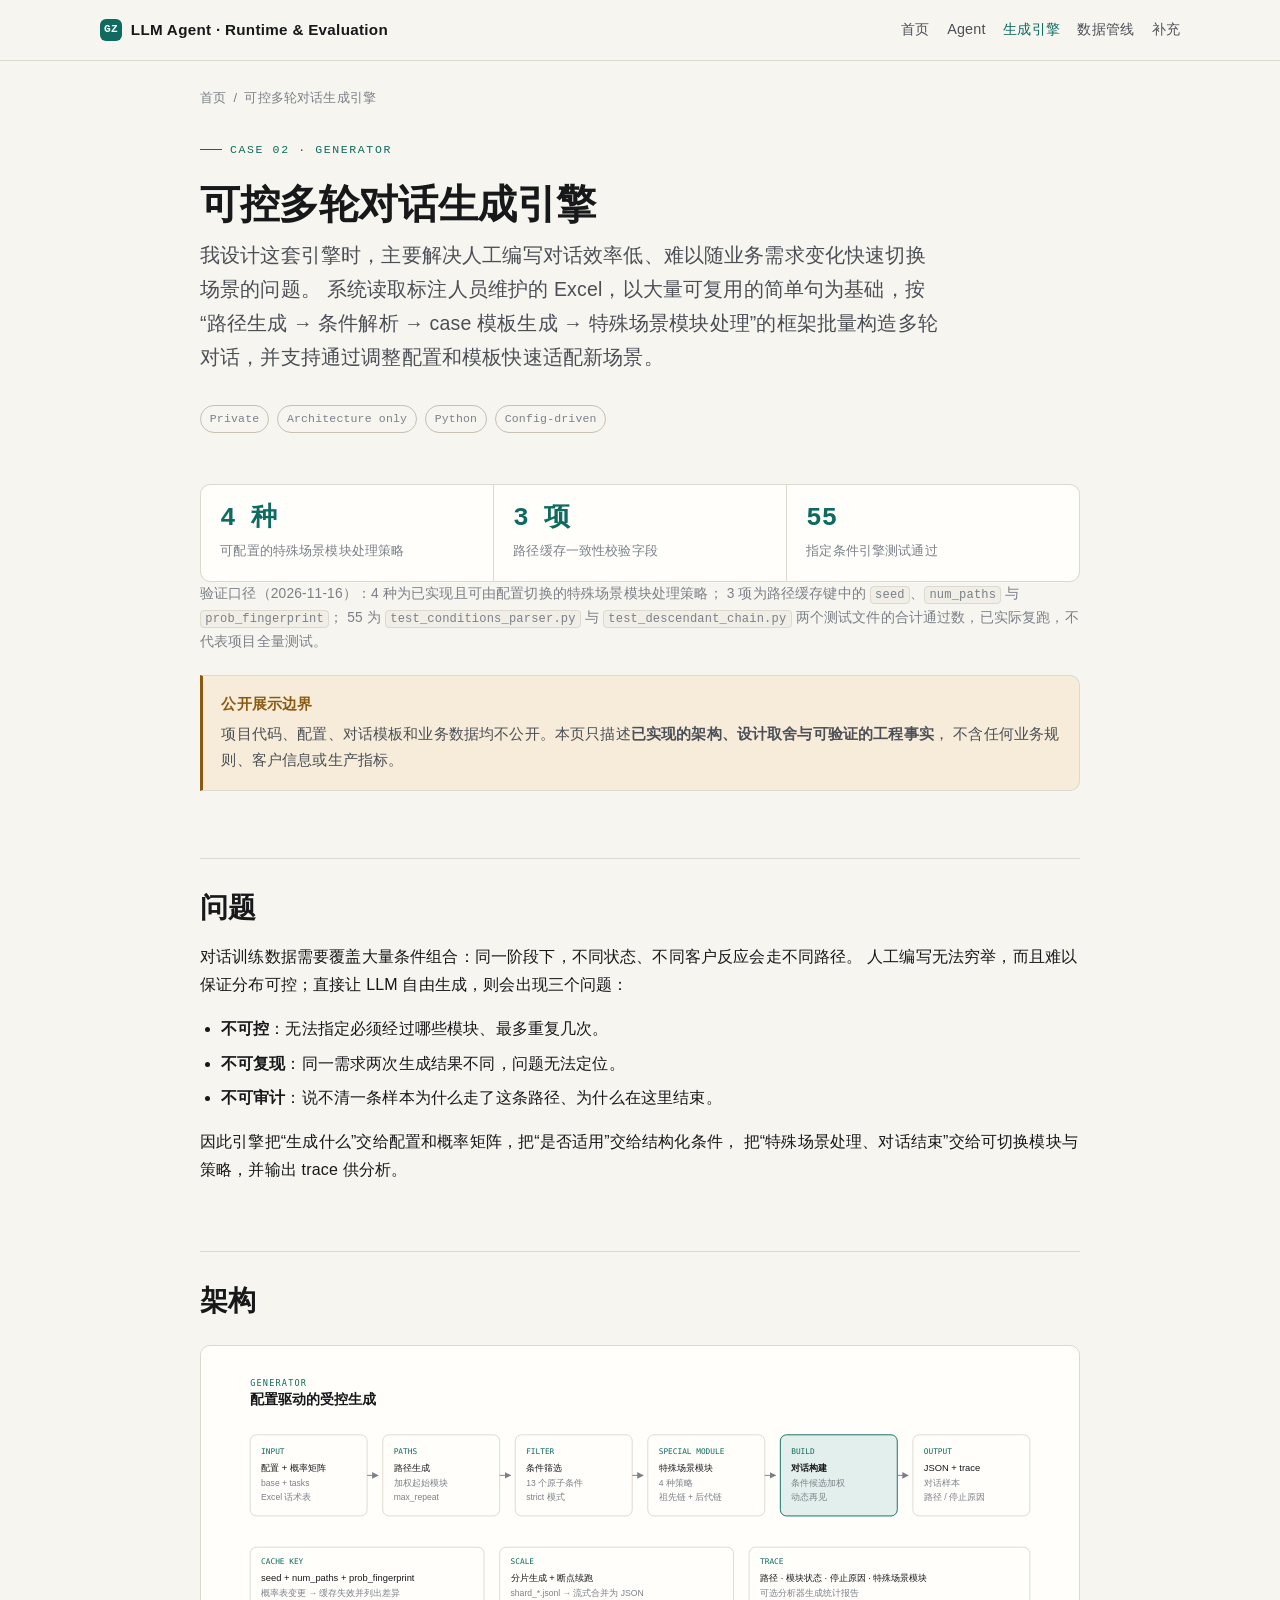
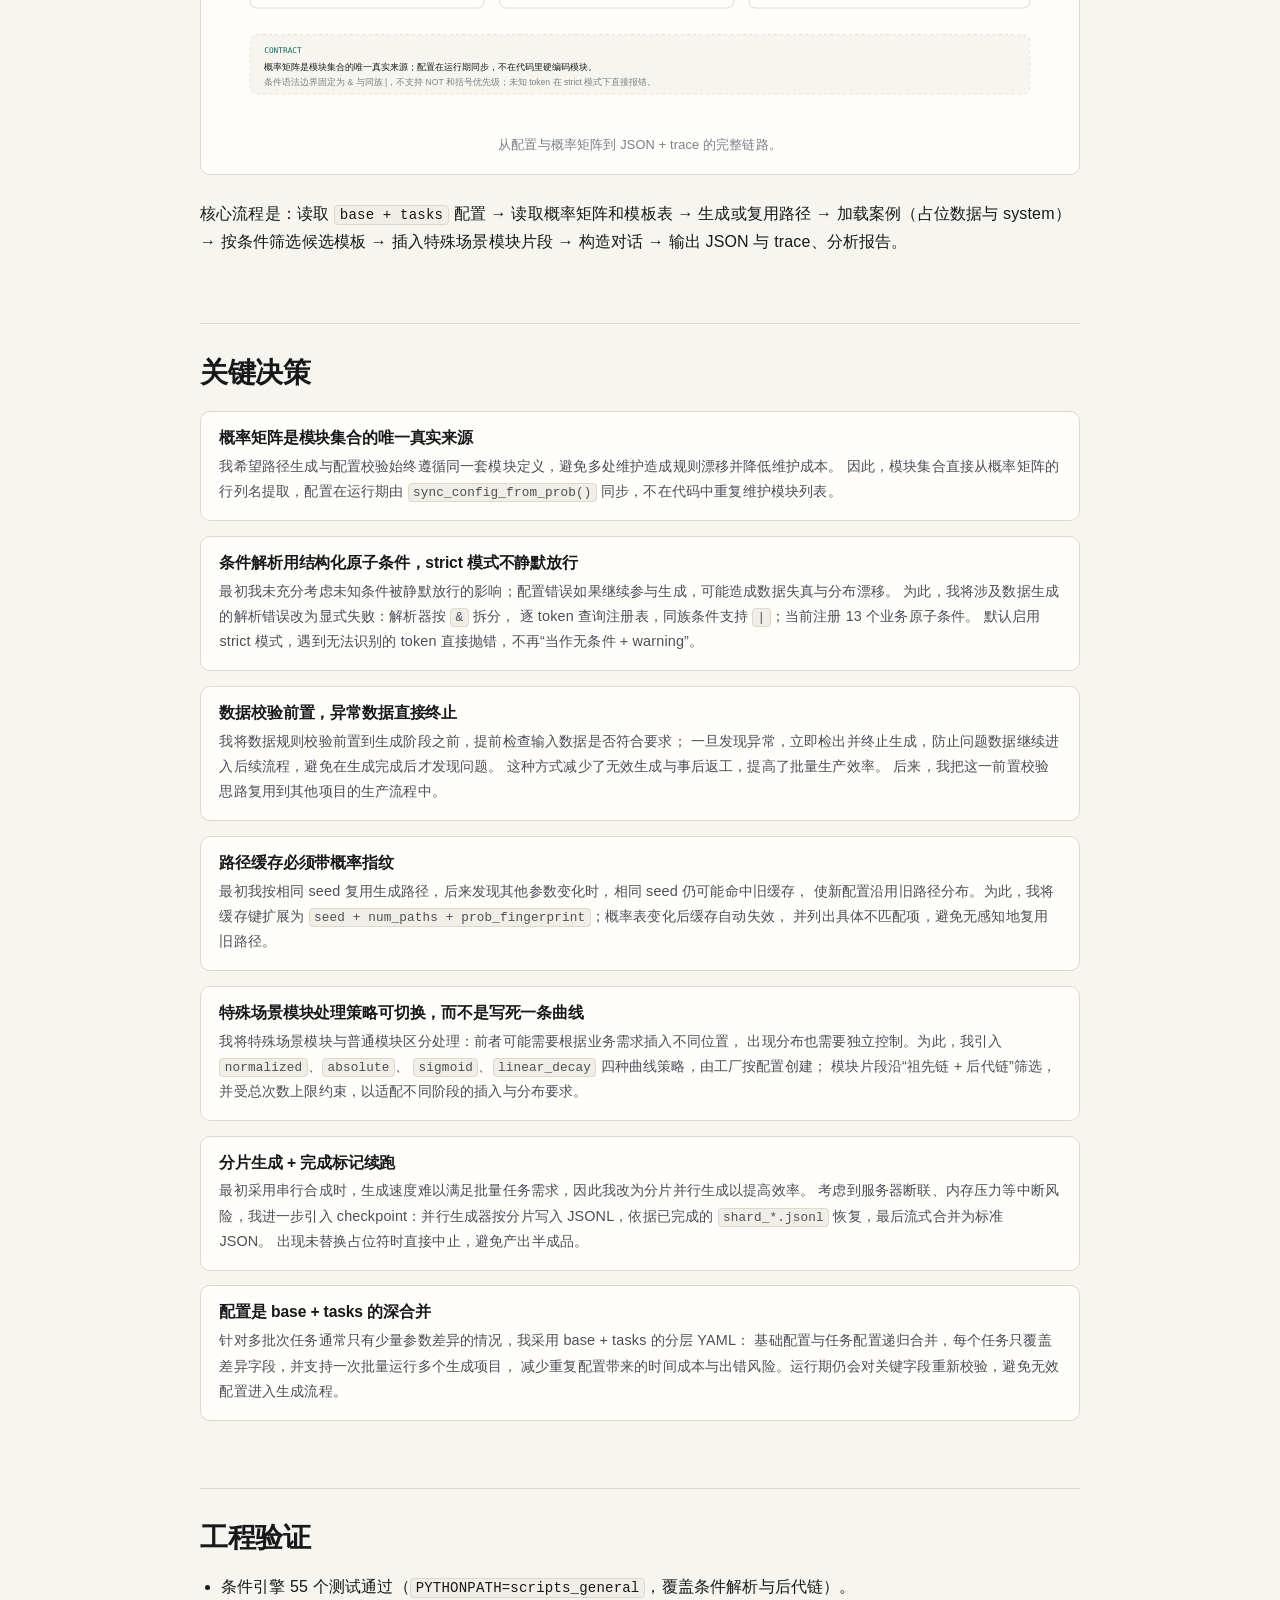
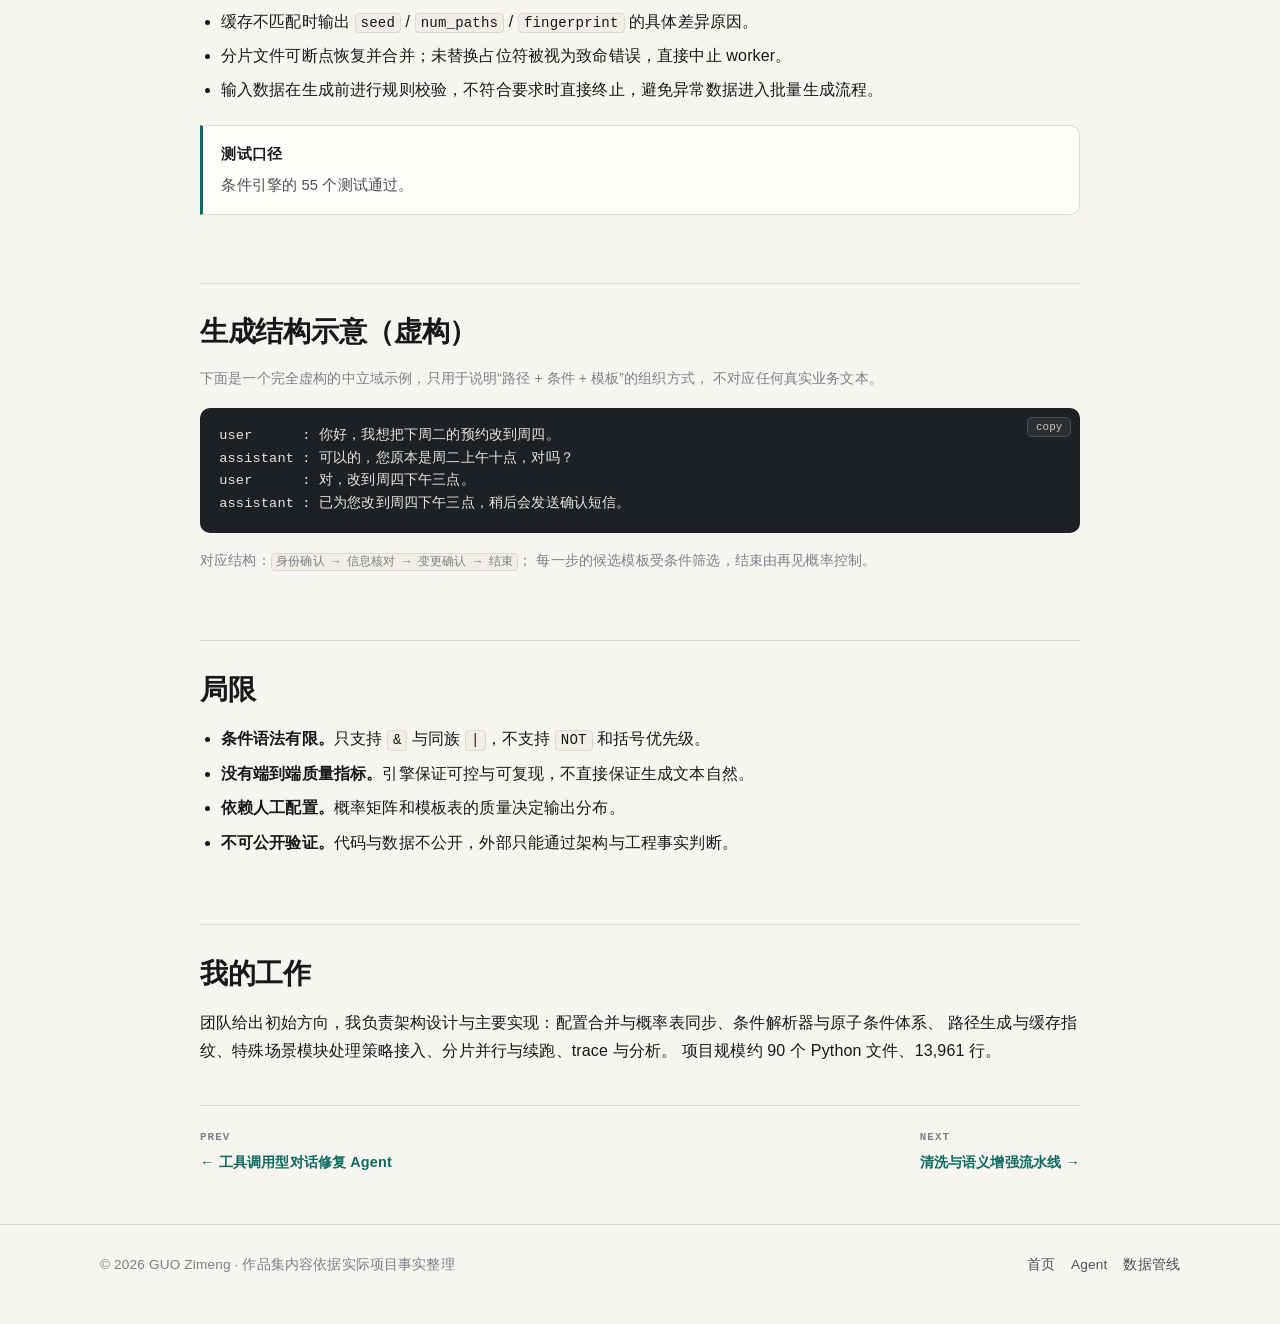
<file: cases/generator/index.html>
<!DOCTYPE html>
<html lang="zh-CN">
<head>
  <meta charset="utf-8">
  <meta name="viewport" content="width=device-width, initial-scale=1">
  <title>可控多轮对话生成引擎 | Portfolio</title>
  <meta name="description" content="配置驱动的多轮对话生成：概率矩阵、条件解析、特殊场景模块处理策略、缓存指纹与分片续跑。私有项目，仅展示架构与设计取舍。">
  <meta name="theme-color" content="#f7f5f0">
  <link rel="stylesheet" href="../../assets/css/site.css">
  <script src="../../assets/js/site.js" defer></script>
</head>
<body>
  <a class="skip-link" href="#main">跳到正文</a>

  <header class="site-header">
    <div class="wrap-wide">
      <a class="brand" href="../../index.html">
        <span class="brand-mark" aria-hidden="true">GZ</span>
        <span>LLM Agent · Runtime &amp; Evaluation</span>
      </a>
      <nav class="site-nav" aria-label="主导航">
        <a href="../../index.html">首页</a>
        <a href="../agent/index.html">Agent</a>
        <a href="index.html">生成引擎</a>
        <a href="../pipeline/index.html">数据管线</a>
        <a class="optional" href="../../notes/asr-error-modeling.html">补充</a>
      </nav>
    </div>
  </header>

  <main id="main">
    <div class="wrap">
      <nav class="breadcrumb" aria-label="面包屑">
        <a href="../../index.html">首页</a>
        <span aria-hidden="true">/</span>
        <span>可控多轮对话生成引擎</span>
      </nav>

      <header class="case-hero">
        <p class="eyebrow">Case 02 · Generator</p>
        <h1>可控多轮对话生成引擎</h1>
        <p class="lede">
          我设计这套引擎时，主要解决人工编写对话效率低、难以随业务需求变化快速切换场景的问题。
          系统读取标注人员维护的 Excel，以大量可复用的简单句为基础，按“路径生成 → 条件解析 →
          case 模板生成 → 特殊场景模块处理”的框架批量构造多轮对话，并支持通过调整配置和模板快速适配新场景。
        </p>
        <div class="case-meta">
          <span>Private</span>
          <span>Architecture only</span>
          <span>Python</span>
          <span>Config-driven</span>
        </div>
      </header>

      <div class="stats" aria-label="关键事实">
        <div class="stat">
          <div class="stat-value">4 种</div>
          <div class="stat-label">可配置的特殊场景模块处理策略</div>
        </div>
        <div class="stat">
          <div class="stat-value">3 项</div>
          <div class="stat-label">路径缓存一致性校验字段</div>
        </div>
        <div class="stat">
          <div class="stat-value">55</div>
          <div class="stat-label">指定条件引擎测试通过</div>
        </div>
      </div>
      <p class="small muted">
        验证口径（2026-11-16）：4 种为已实现且可由配置切换的特殊场景模块处理策略；
        3 项为路径缓存键中的 <code>seed</code>、<code>num_paths</code> 与 <code>prob_fingerprint</code>；
        55 为 <code>test_conditions_parser.py</code> 与 <code>test_descendant_chain.py</code>
        两个测试文件的合计通过数，已实际复跑，不代表项目全量测试。
      </p>

      <div class="callout warn">
        <span class="callout-title">公开展示边界</span>
        项目代码、配置、对话模板和业务数据均不公开。本页只描述<strong>已实现的架构、设计取舍与可验证的工程事实</strong>，
        不含任何业务规则、客户信息或生产指标。
      </div>

      <h2>问题</h2>
      <p>
        对话训练数据需要覆盖大量条件组合：同一阶段下，不同状态、不同客户反应会走不同路径。
        人工编写无法穷举，而且难以保证分布可控；直接让 LLM 自由生成，则会出现三个问题：
      </p>
      <ul>
        <li><strong>不可控</strong>：无法指定必须经过哪些模块、最多重复几次。</li>
        <li><strong>不可复现</strong>：同一需求两次生成结果不同，问题无法定位。</li>
        <li><strong>不可审计</strong>：说不清一条样本为什么走了这条路径、为什么在这里结束。</li>
      </ul>
      <p>
        因此引擎把“生成什么”交给配置和概率矩阵，把“是否适用”交给结构化条件，
        把“特殊场景处理、对话结束”交给可切换模块与策略，并输出 trace 供分析。
      </p>

      <h2>架构</h2>
      <figure class="figure">
        <img src="../../assets/img/generator-architecture.svg" alt="配置、概率矩阵与模板表经路径生成、条件筛选、特殊场景模块处理和对话构建输出 JSON 与 trace；支持缓存指纹、分片续跑与统计报告。" loading="lazy">
        <figcaption>从配置与概率矩阵到 JSON + trace 的完整链路。</figcaption>
      </figure>
      <p>
        核心流程是：读取 <code>base + tasks</code> 配置 → 读取概率矩阵和模板表 →
        生成或复用路径 → 加载案例（占位数据与 system）→ 按条件筛选候选模板 →
        插入特殊场景模块片段 → 构造对话 → 输出 JSON 与 trace、分析报告。
      </p>

      <h2>关键决策</h2>
      <div class="decisions">
        <article class="decision">
          <h3>概率矩阵是模块集合的唯一真实来源</h3>
          <p>
            我希望路径生成与配置校验始终遵循同一套模块定义，避免多处维护造成规则漂移并降低维护成本。
            因此，模块集合直接从概率矩阵的行列名提取，配置在运行期由
            <code>sync_config_from_prob()</code> 同步，不在代码中重复维护模块列表。
          </p>
        </article>

        <article class="decision">
          <h3>条件解析用结构化原子条件，strict 模式不静默放行</h3>
          <p>
            最初我未充分考虑未知条件被静默放行的影响；配置错误如果继续参与生成，可能造成数据失真与分布漂移。
            为此，我将涉及数据生成的解析错误改为显式失败：解析器按 <code>&amp;</code> 拆分，
            逐 token 查询注册表，同族条件支持 <code>|</code>；当前注册 13 个业务原子条件。
            默认启用 strict 模式，遇到无法识别的 token 直接抛错，不再“当作无条件 + warning”。
          </p>
        </article>

        <article class="decision">
          <h3>数据校验前置，异常数据直接终止</h3>
          <p>
            我将数据规则校验前置到生成阶段之前，提前检查输入数据是否符合要求；
            一旦发现异常，立即检出并终止生成，防止问题数据继续进入后续流程，避免在生成完成后才发现问题。
            这种方式减少了无效生成与事后返工，提高了批量生产效率。
            后来，我把这一前置校验思路复用到其他项目的生产流程中。
          </p>
        </article>

        <article class="decision">
          <h3>路径缓存必须带概率指纹</h3>
          <p>
            最初我按相同 seed 复用生成路径，后来发现其他参数变化时，相同 seed 仍可能命中旧缓存，
            使新配置沿用旧路径分布。为此，我将缓存键扩展为
            <code>seed + num_paths + prob_fingerprint</code>；概率表变化后缓存自动失效，
            并列出具体不匹配项，避免无感知地复用旧路径。
          </p>
        </article>

        <article class="decision">
          <h3>特殊场景模块处理策略可切换，而不是写死一条曲线</h3>
          <p>
            我将特殊场景模块与普通模块区分处理：前者可能需要根据业务需求插入不同位置，
            出现分布也需要独立控制。为此，我引入 <code>normalized</code>、<code>absolute</code>、
            <code>sigmoid</code>、<code>linear_decay</code> 四种曲线策略，由工厂按配置创建；
            模块片段沿“祖先链 + 后代链”筛选，并受总次数上限约束，以适配不同阶段的插入与分布要求。
          </p>
        </article>

        <article class="decision">
          <h3>分片生成 + 完成标记续跑</h3>
          <p>
            最初采用串行合成时，生成速度难以满足批量任务需求，因此我改为分片并行生成以提高效率。
            考虑到服务器断联、内存压力等中断风险，我进一步引入 checkpoint：并行生成器按分片写入 JSONL，依据已完成的 <code>shard_*.jsonl</code> 恢复，最后流式合并为标准 JSON。
            出现未替换占位符时直接中止，避免产出半成品。
          </p>
        </article>

        <article class="decision">
          <h3>配置是 base + tasks 的深合并</h3>
          <p>
            针对多批次任务通常只有少量参数差异的情况，我采用 base + tasks 的分层 YAML：
            基础配置与任务配置递归合并，每个任务只覆盖差异字段，并支持一次批量运行多个生成项目，
            减少重复配置带来的时间成本与出错风险。运行期仍会对关键字段重新校验，避免无效配置进入生成流程。
          </p>
        </article>
      </div>

      <h2>工程验证</h2>
      <ul>
        <li>条件引擎 55 个测试通过（<code>PYTHONPATH=scripts_general</code>，覆盖条件解析与后代链）。</li>
        <li>缓存不匹配时输出 <code>seed</code> / <code>num_paths</code> / <code>fingerprint</code> 的具体差异原因。</li>
        <li>分片文件可断点恢复并合并；未替换占位符被视为致命错误，直接中止 worker。</li>
        <li>输入数据在生成前进行规则校验，不符合要求时直接终止，避免异常数据进入批量生成流程。</li>
      </ul>
      <div class="callout">
        <span class="callout-title">测试口径</span>
        条件引擎的 55 个测试通过。
      </div>

      <h2>生成结构示意（虚构）</h2>
      <p class="small muted">
        下面是一个完全虚构的中立域示例，只用于说明“路径 + 条件 + 模板”的组织方式，
        不对应任何真实业务文本。
      </p>
      <pre><code>user      : 你好，我想把下周二的预约改到周四。
assistant : 可以的，您原本是周二上午十点，对吗？
user      : 对，改到周四下午三点。
assistant : 已为您改到周四下午三点，稍后会发送确认短信。</code></pre>
      <p class="small muted">
        对应结构：<code>身份确认 → 信息核对 → 变更确认 → 结束</code>；
        每一步的候选模板受条件筛选，结束由再见概率控制。
      </p>

      <h2>局限</h2>
      <ul>
        <li><strong>条件语法有限。</strong>只支持 <code>&amp;</code> 与同族 <code>|</code>，不支持 <code>NOT</code> 和括号优先级。</li>
        <li><strong>没有端到端质量指标。</strong>引擎保证可控与可复现，不直接保证生成文本自然。</li>
        <li><strong>依赖人工配置。</strong>概率矩阵和模板表的质量决定输出分布。</li>
        <li><strong>不可公开验证。</strong>代码与数据不公开，外部只能通过架构与工程事实判断。</li>
      </ul>

      <h2>我的工作</h2>
      <p>
        团队给出初始方向，我负责架构设计与主要实现：配置合并与概率表同步、条件解析器与原子条件体系、
        路径生成与缓存指纹、特殊场景模块处理策略接入、分片并行与续跑、trace 与分析。
        项目规模约 90 个 Python 文件、13,961 行。
      </p>

      <div class="next-prev">
        <a href="../agent/index.html">
          <span class="label">Prev</span>← 工具调用型对话修复 Agent
        </a>
        <a href="../pipeline/index.html">
          <span class="label">Next</span>清洗与语义增强流水线 →
        </a>
      </div>
    </div>
  </main>

  <footer class="site-footer">
    <div class="wrap-wide">
      <span>© 2026 GUO Zimeng · 作品集内容依据实际项目事实整理</span>
      <div class="footer-links">
        <a href="../../index.html">首页</a>
        <a href="../agent/index.html">Agent</a>
        <a href="../pipeline/index.html">数据管线</a>
      </div>
    </div>
  </footer>
</body>
</html>
</file>
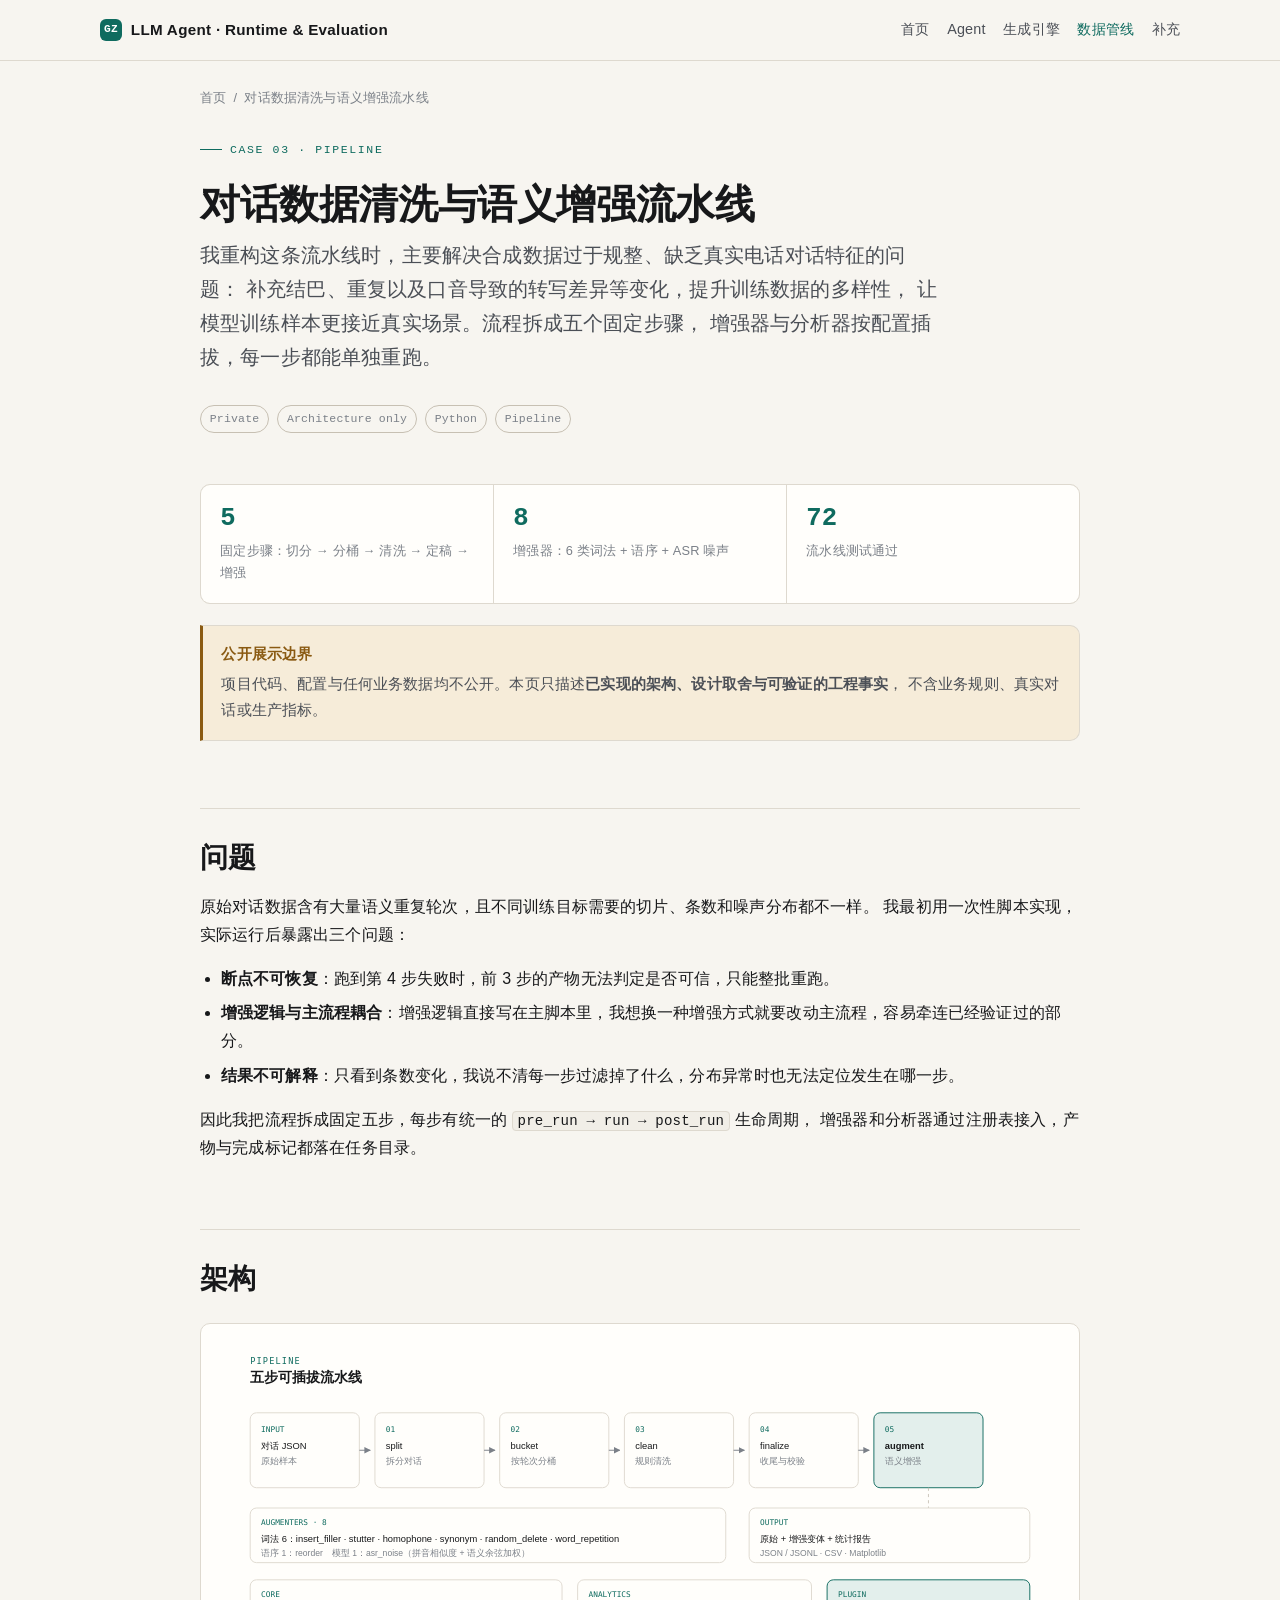
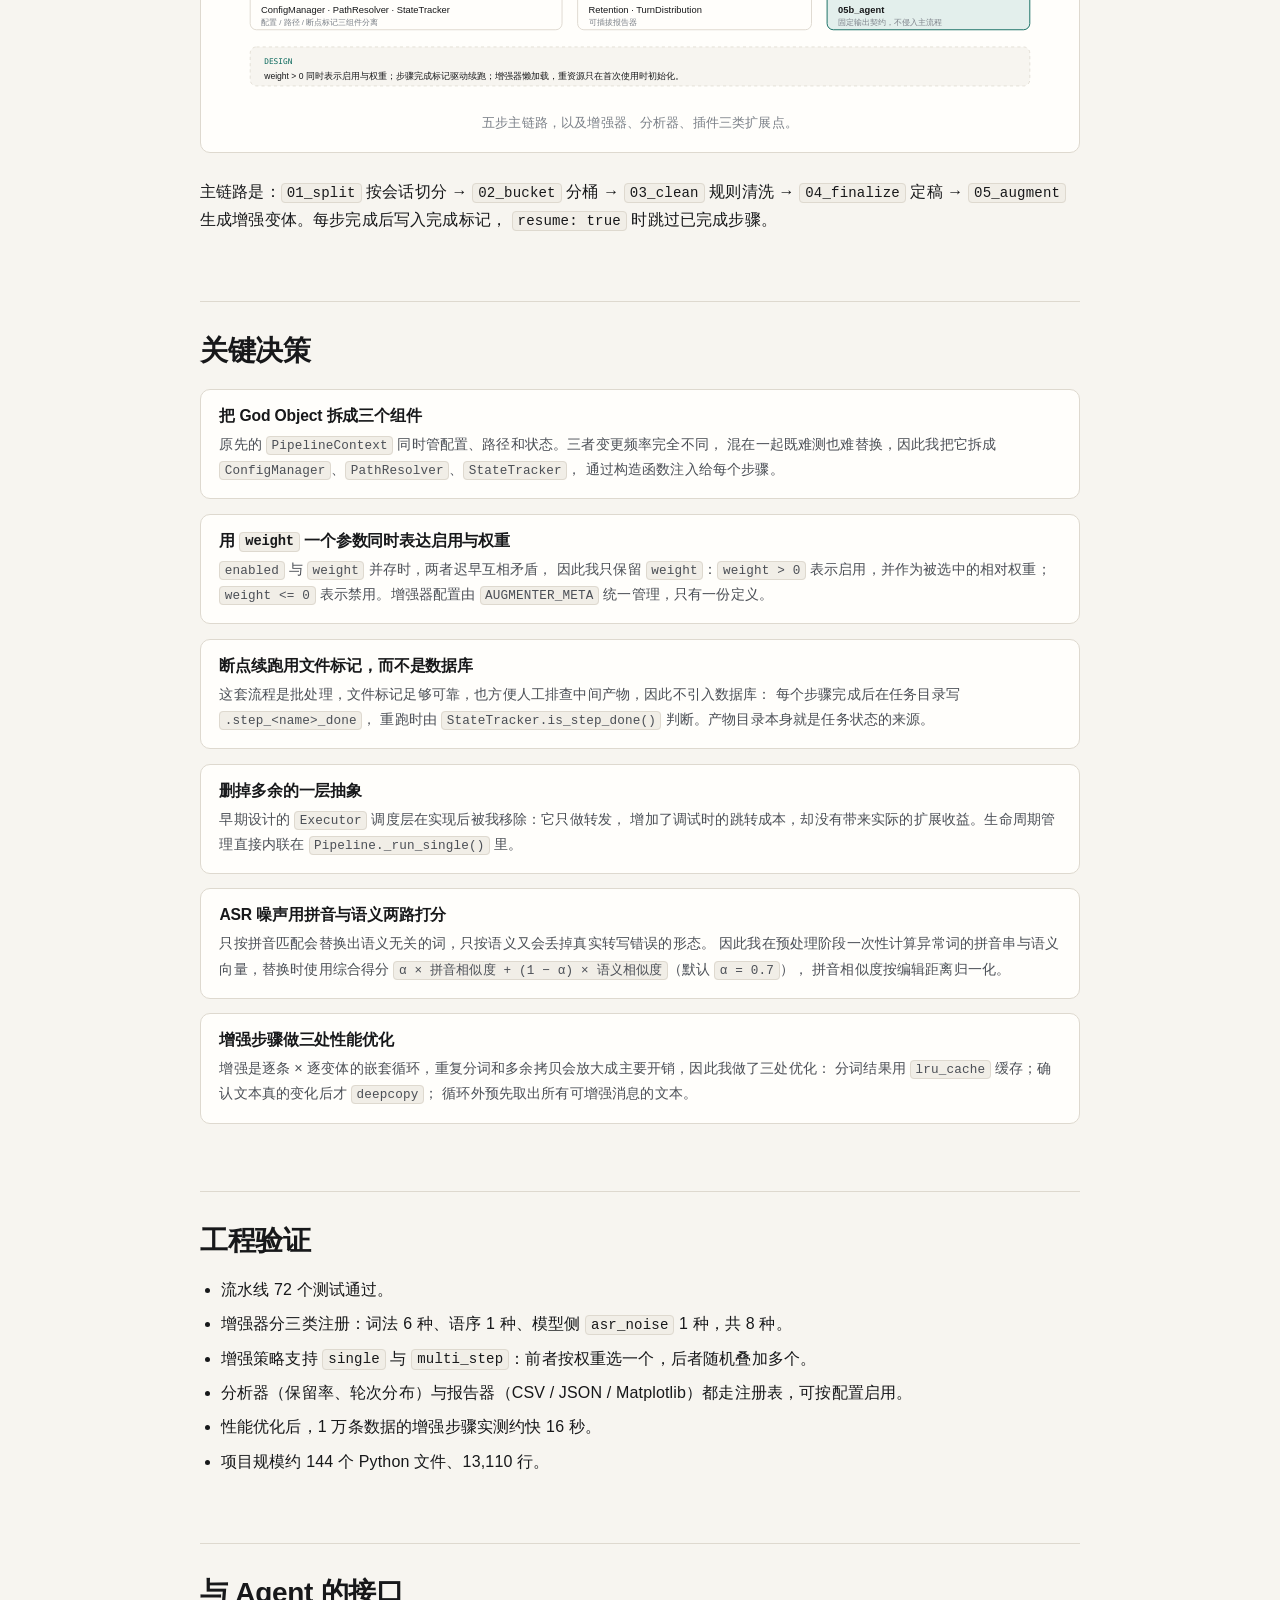
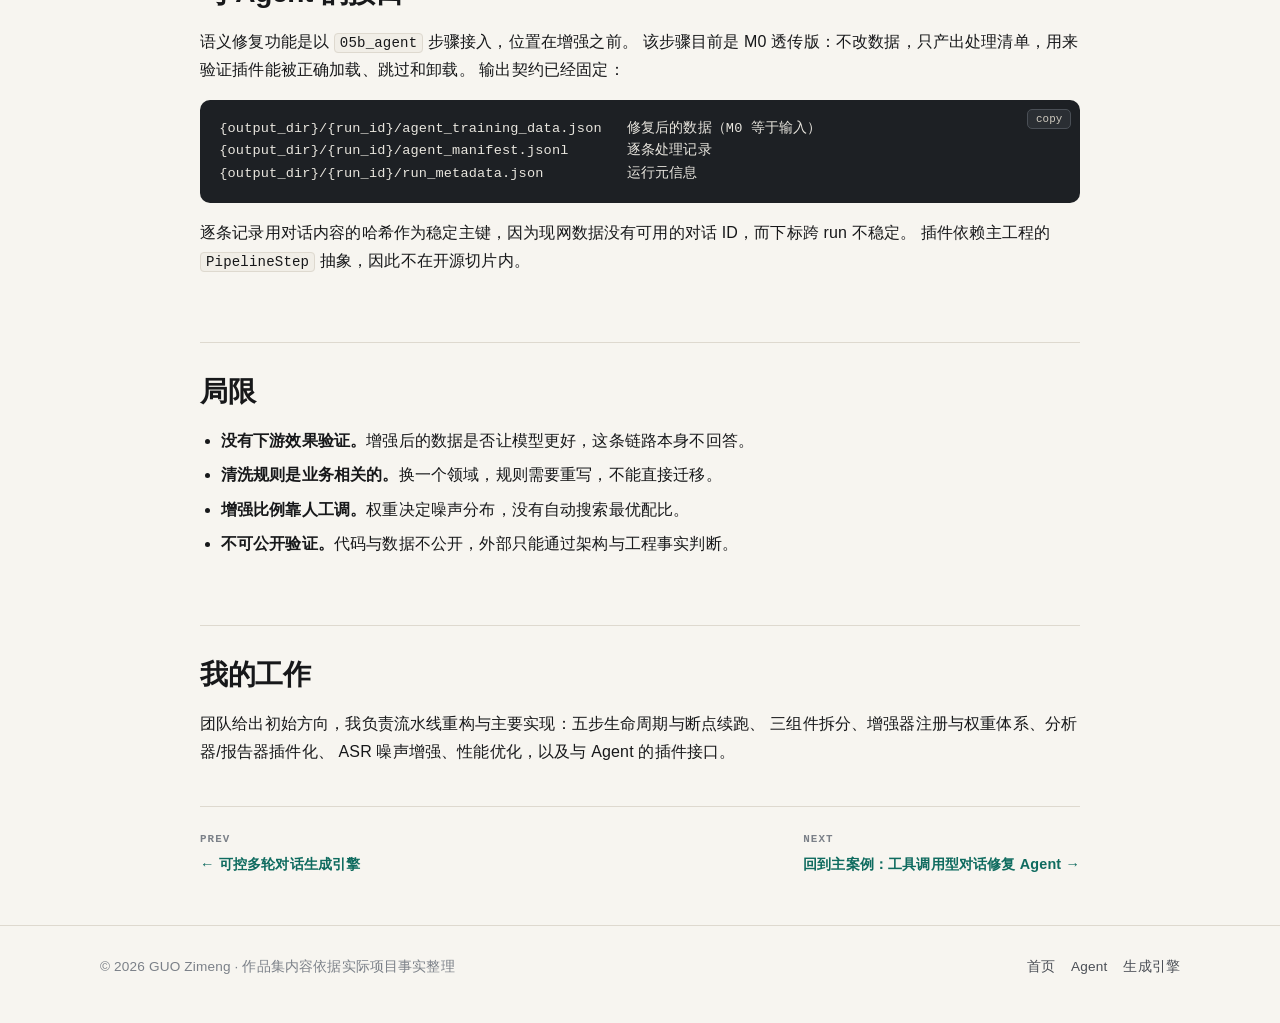
<file: cases/pipeline/index.html>
<!DOCTYPE html>
<html lang="zh-CN">
<head>
  <meta charset="utf-8">
  <meta name="viewport" content="width=device-width, initial-scale=1">
  <title>对话数据清洗与语义增强流水线 | Portfolio</title>
  <meta name="description" content="五步流水线：切分、分桶、清洗、定稿、增强。可插拔增强器与分析器、断点续跑、ASR 噪声模拟。私有项目，仅展示架构与设计取舍。">
  <meta name="theme-color" content="#f7f5f0">
  <link rel="stylesheet" href="../../assets/css/site.css">
  <script src="../../assets/js/site.js" defer></script>
</head>
<body>
  <a class="skip-link" href="#main">跳到正文</a>

  <header class="site-header">
    <div class="wrap-wide">
      <a class="brand" href="../../index.html">
        <span class="brand-mark" aria-hidden="true">GZ</span>
        <span>LLM Agent · Runtime &amp; Evaluation</span>
      </a>
      <nav class="site-nav" aria-label="主导航">
        <a href="../../index.html">首页</a>
        <a href="../agent/index.html">Agent</a>
        <a href="../generator/index.html">生成引擎</a>
        <a href="index.html">数据管线</a>
        <a class="optional" href="../../notes/asr-error-modeling.html">补充</a>
      </nav>
    </div>
  </header>

  <main id="main">
    <div class="wrap">
      <nav class="breadcrumb" aria-label="面包屑">
        <a href="../../index.html">首页</a>
        <span aria-hidden="true">/</span>
        <span>对话数据清洗与语义增强流水线</span>
      </nav>

      <header class="case-hero">
        <p class="eyebrow">Case 03 · Pipeline</p>
        <h1>对话数据清洗与语义增强流水线</h1>
        <p class="lede">
          我重构这条流水线时，主要解决合成数据过于规整、缺乏真实电话对话特征的问题：
          补充结巴、重复以及口音导致的转写差异等变化，提升训练数据的多样性，
          让模型训练样本更接近真实场景。流程拆成五个固定步骤，
          增强器与分析器按配置插拔，每一步都能单独重跑。
        </p>
        <div class="case-meta">
          <span>Private</span>
          <span>Architecture only</span>
          <span>Python</span>
          <span>Pipeline</span>
        </div>
      </header>

      <div class="stats" aria-label="关键事实">
        <div class="stat">
          <div class="stat-value">5</div>
          <div class="stat-label">固定步骤：切分 → 分桶 → 清洗 → 定稿 → 增强</div>
        </div>
        <div class="stat">
          <div class="stat-value">8</div>
          <div class="stat-label">增强器：6 类词法 + 语序 + ASR 噪声</div>
        </div>
        <div class="stat">
          <div class="stat-value">72</div>
          <div class="stat-label">流水线测试通过</div>
        </div>
      </div>

      <div class="callout warn">
        <span class="callout-title">公开展示边界</span>
        项目代码、配置与任何业务数据均不公开。本页只描述<strong>已实现的架构、设计取舍与可验证的工程事实</strong>，
        不含业务规则、真实对话或生产指标。
      </div>

      <h2>问题</h2>
      <p>
        原始对话数据含有大量语义重复轮次，且不同训练目标需要的切片、条数和噪声分布都不一样。
        我最初用一次性脚本实现，实际运行后暴露出三个问题：
      </p>
      <ul>
        <li><strong>断点不可恢复</strong>：跑到第 4 步失败时，前 3 步的产物无法判定是否可信，只能整批重跑。</li>
        <li><strong>增强逻辑与主流程耦合</strong>：增强逻辑直接写在主脚本里，我想换一种增强方式就要改动主流程，容易牵连已经验证过的部分。</li>
        <li><strong>结果不可解释</strong>：只看到条数变化，我说不清每一步过滤掉了什么，分布异常时也无法定位发生在哪一步。</li>
      </ul>
      <p>
        因此我把流程拆成固定五步，每步有统一的 <code>pre_run → run → post_run</code> 生命周期，
        增强器和分析器通过注册表接入，产物与完成标记都落在任务目录。
      </p>

      <h2>架构</h2>
      <figure class="figure">
        <img src="../../assets/img/pipeline-architecture.svg" alt="输入经切分、分桶、清洗、定稿、增强五步输出原始与增强变体；增强器、核心组件、分析器与插件分层接入。" loading="lazy">
        <figcaption>五步主链路，以及增强器、分析器、插件三类扩展点。</figcaption>
      </figure>
      <p>
        主链路是：<code>01_split</code> 按会话切分 → <code>02_bucket</code> 分桶 →
        <code>03_clean</code> 规则清洗 → <code>04_finalize</code> 定稿 →
        <code>05_augment</code> 生成增强变体。每步完成后写入完成标记，
        <code>resume: true</code> 时跳过已完成步骤。
      </p>

      <h2>关键决策</h2>
      <div class="decisions">
        <article class="decision">
          <h3>把 God Object 拆成三个组件</h3>
          <p>
            原先的 <code>PipelineContext</code> 同时管配置、路径和状态。三者变更频率完全不同，
            混在一起既难测也难替换，因此我把它拆成
            <code>ConfigManager</code>、<code>PathResolver</code>、<code>StateTracker</code>，
            通过构造函数注入给每个步骤。
          </p>
        </article>

        <article class="decision">
          <h3>用 <code>weight</code> 一个参数同时表达启用与权重</h3>
          <p>
            <code>enabled</code> 与 <code>weight</code> 并存时，两者迟早互相矛盾，
            因此我只保留 <code>weight</code>：<code>weight &gt; 0</code> 表示启用，并作为被选中的相对权重；
            <code>weight &lt;= 0</code> 表示禁用。增强器配置由
            <code>AUGMENTER_META</code> 统一管理，只有一份定义。
          </p>
        </article>

        <article class="decision">
          <h3>断点续跑用文件标记，而不是数据库</h3>
          <p>
            这套流程是批处理，文件标记足够可靠，也方便人工排查中间产物，因此不引入数据库：
            每个步骤完成后在任务目录写 <code>.step_&lt;name&gt;_done</code>，
            重跑时由 <code>StateTracker.is_step_done()</code> 判断。产物目录本身就是任务状态的来源。
          </p>
        </article>

        <article class="decision">
          <h3>删掉多余的一层抽象</h3>
          <p>
            早期设计的 <code>Executor</code> 调度层在实现后被我移除：它只做转发，
            增加了调试时的跳转成本，却没有带来实际的扩展收益。生命周期管理直接内联在
            <code>Pipeline._run_single()</code> 里。
          </p>
        </article>

        <article class="decision">
          <h3>ASR 噪声用拼音与语义两路打分</h3>
          <p>
            只按拼音匹配会替换出语义无关的词，只按语义又会丢掉真实转写错误的形态。
            因此我在预处理阶段一次性计算异常词的拼音串与语义向量，替换时使用综合得分
            <code>α × 拼音相似度 + (1 − α) × 语义相似度</code>（默认 <code>α = 0.7</code>），
            拼音相似度按编辑距离归一化。
          </p>
        </article>

        <article class="decision">
          <h3>增强步骤做三处性能优化</h3>
          <p>
            增强是逐条 × 逐变体的嵌套循环，重复分词和多余拷贝会放大成主要开销，因此我做了三处优化：
            分词结果用 <code>lru_cache</code> 缓存；确认文本真的变化后才 <code>deepcopy</code>；
            循环外预先取出所有可增强消息的文本。
          </p>
        </article>
      </div>

      <h2>工程验证</h2>
      <ul>
        <li>流水线 72 个测试通过。</li>
        <li>增强器分三类注册：词法 6 种、语序 1 种、模型侧 <code>asr_noise</code> 1 种，共 8 种。</li>
        <li>增强策略支持 <code>single</code> 与 <code>multi_step</code>：前者按权重选一个，后者随机叠加多个。</li>
        <li>分析器（保留率、轮次分布）与报告器（CSV / JSON / Matplotlib）都走注册表，可按配置启用。</li>
        <li>性能优化后，1 万条数据的增强步骤实测约快 16 秒。</li>
        <li>项目规模约 144 个 Python 文件、13,110 行。</li>
      </ul>

      <h2>与 Agent 的接口</h2>
      <p>
        语义修复功能是以 <code>05b_agent</code> 步骤接入，位置在增强之前。
        该步骤目前是 M0 透传版：不改数据，只产出处理清单，用来验证插件能被正确加载、跳过和卸载。
        输出契约已经固定：
      </p>
      <pre><code>{output_dir}/{run_id}/agent_training_data.json   修复后的数据（M0 等于输入）
{output_dir}/{run_id}/agent_manifest.jsonl       逐条处理记录
{output_dir}/{run_id}/run_metadata.json          运行元信息</code></pre>
      <p>
        逐条记录用对话内容的哈希作为稳定主键，因为现网数据没有可用的对话 ID，而下标跨 run 不稳定。
        插件依赖主工程的 <code>PipelineStep</code> 抽象，因此不在开源切片内。
      </p>

      <h2>局限</h2>
      <ul>
        <li><strong>没有下游效果验证。</strong>增强后的数据是否让模型更好，这条链路本身不回答。</li>
        <li><strong>清洗规则是业务相关的。</strong>换一个领域，规则需要重写，不能直接迁移。</li>
        <li><strong>增强比例靠人工调。</strong>权重决定噪声分布，没有自动搜索最优配比。</li>
        <li><strong>不可公开验证。</strong>代码与数据不公开，外部只能通过架构与工程事实判断。</li>
      </ul>

      <h2>我的工作</h2>
      <p>
        团队给出初始方向，我负责流水线重构与主要实现：五步生命周期与断点续跑、
        三组件拆分、增强器注册与权重体系、分析器/报告器插件化、
        ASR 噪声增强、性能优化，以及与 Agent 的插件接口。
      </p>

      <div class="next-prev">
        <a href="../generator/index.html">
          <span class="label">Prev</span>← 可控多轮对话生成引擎
        </a>
        <a href="../agent/index.html">
          <span class="label">Next</span>回到主案例：工具调用型对话修复 Agent →
        </a>
      </div>
    </div>
  </main>

  <footer class="site-footer">
    <div class="wrap-wide">
      <span>© 2026 GUO Zimeng · 作品集内容依据实际项目事实整理</span>
      <div class="footer-links">
        <a href="../../index.html">首页</a>
        <a href="../agent/index.html">Agent</a>
        <a href="../generator/index.html">生成引擎</a>
      </div>
    </div>
  </footer>
</body>
</html>
</file>
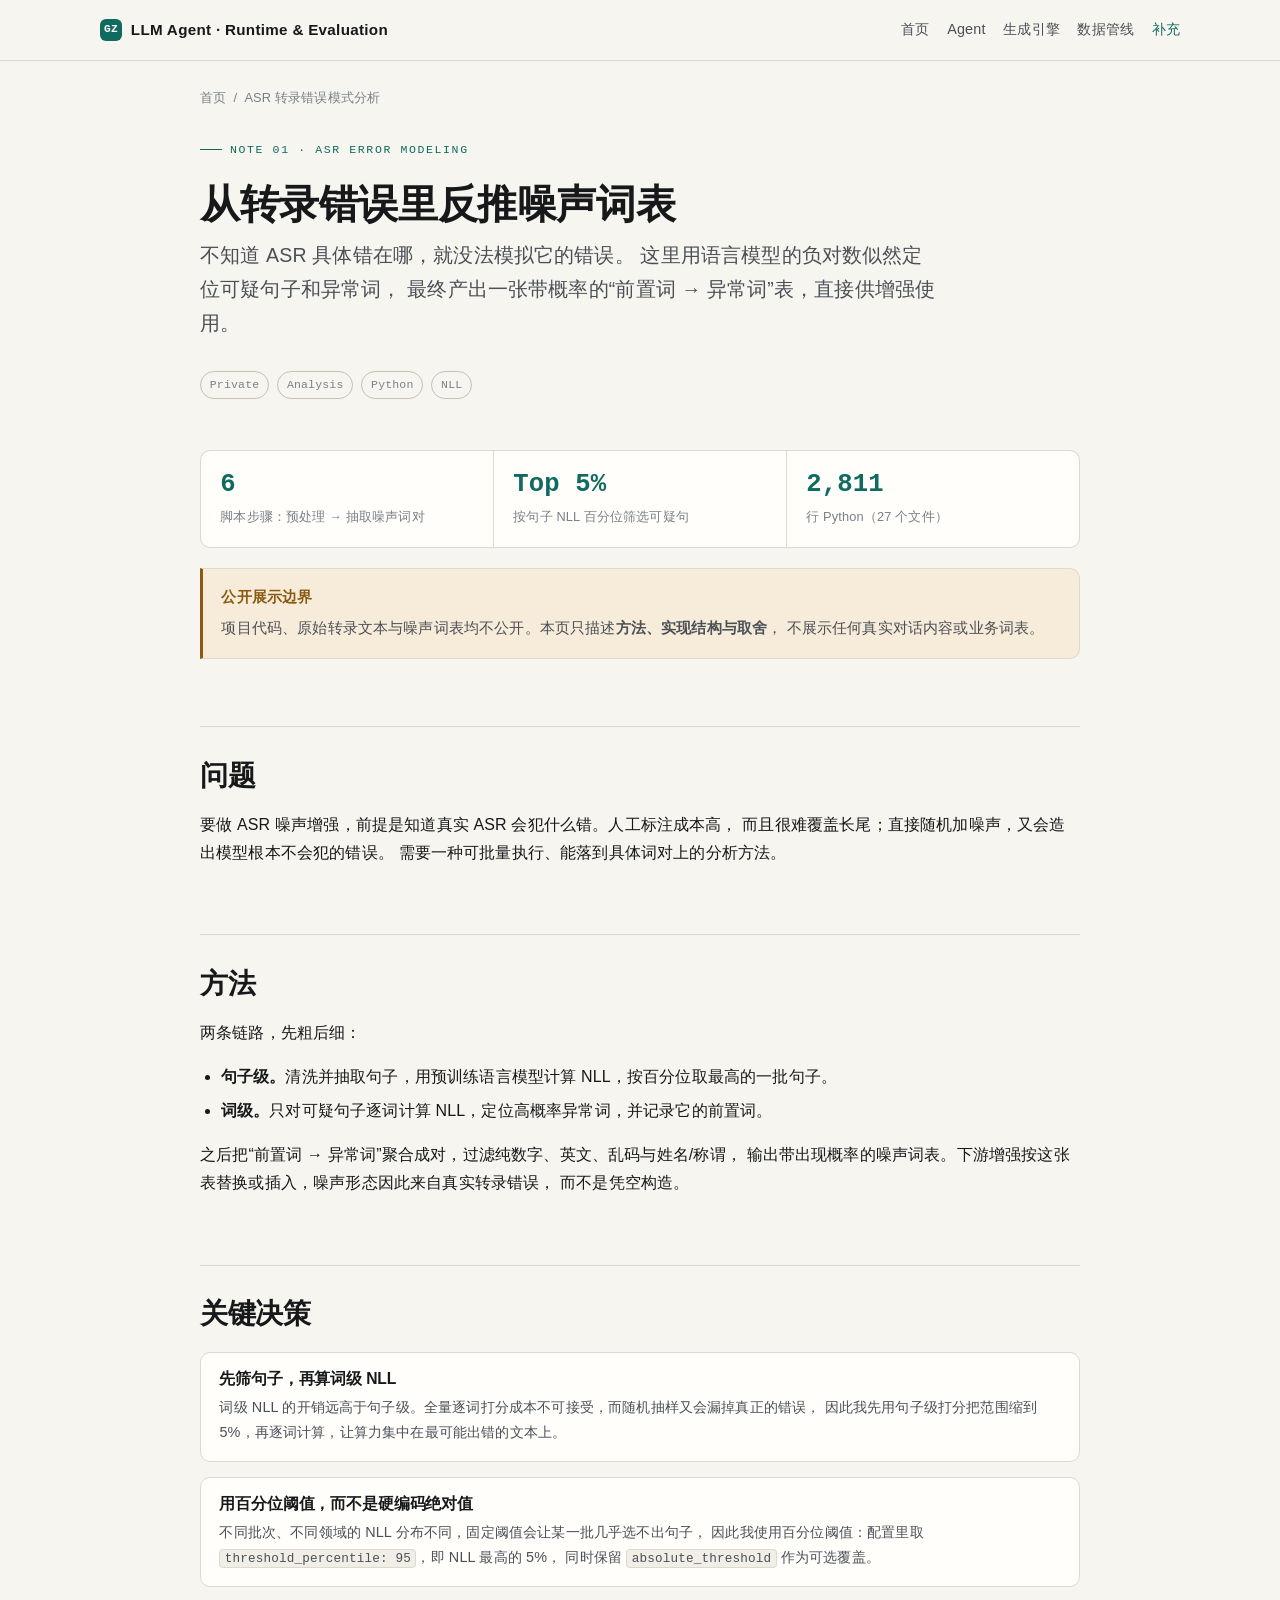
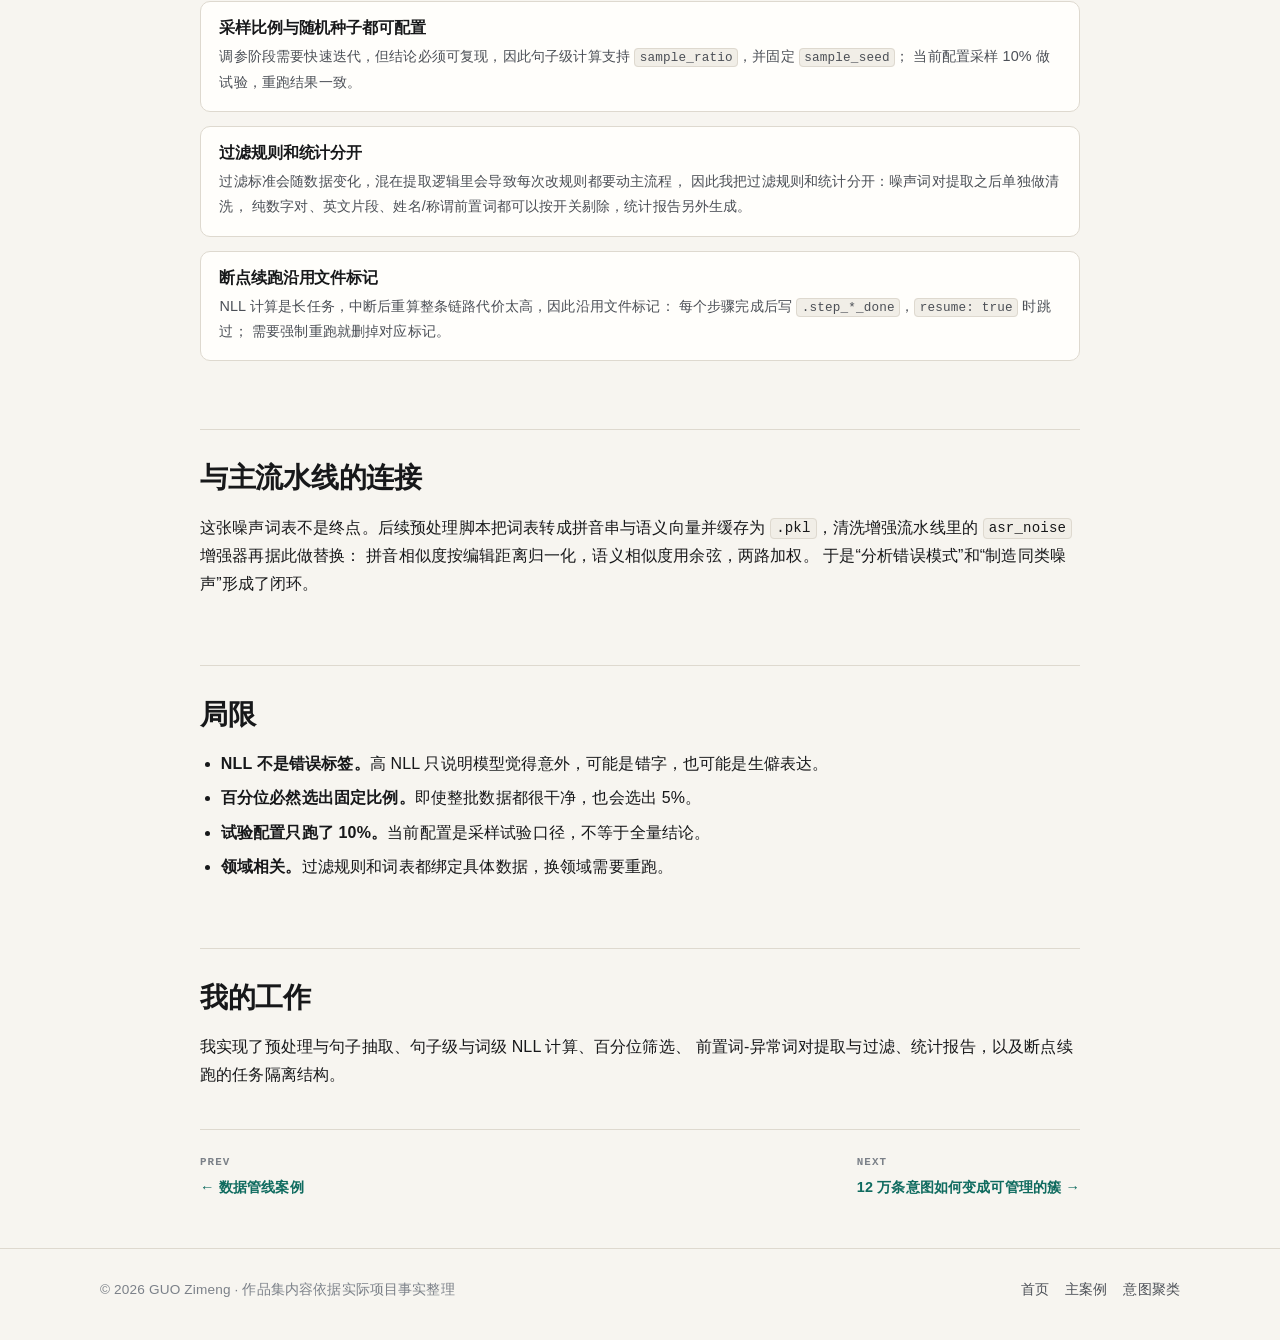
<file: notes/asr-error-modeling.html>
<!DOCTYPE html>
<html lang="zh-CN">

<head>
  <meta charset="utf-8">
  <meta name="viewport" content="width=device-width, initial-scale=1">
  <title>ASR 转录错误模式分析 | Portfolio</title>
  <meta name="description" content="用语言模型 NLL 定位可疑句子与异常词，提取“前置词 → 异常词”噪声词表，供数据增强使用。私有项目，仅展示方法与取舍。">
  <meta name="theme-color" content="#f7f5f0">
  <link rel="stylesheet" href="../assets/css/site.css">
  <script src="../assets/js/site.js" defer></script>
</head>

<body>
  <a class="skip-link" href="#main">跳到正文</a>

  <header class="site-header">
    <div class="wrap-wide">
      <a class="brand" href="../index.html">
        <span class="brand-mark" aria-hidden="true">GZ</span>
        <span>LLM Agent · Runtime &amp; Evaluation</span>
      </a>
      <nav class="site-nav" aria-label="主导航">
        <a href="../index.html">首页</a>
        <a href="../cases/agent/index.html">Agent</a>
        <a href="../cases/generator/index.html">生成引擎</a>
        <a href="../cases/pipeline/index.html">数据管线</a>
        <a class="optional" href="asr-error-modeling.html">补充</a>
      </nav>
    </div>
  </header>

  <main id="main">
    <div class="wrap">
      <nav class="breadcrumb" aria-label="面包屑">
        <a href="../index.html">首页</a>
        <span aria-hidden="true">/</span>
        <span>ASR 转录错误模式分析</span>
      </nav>

      <header class="case-hero">
        <p class="eyebrow">Note 01 · ASR Error Modeling</p>
        <h1>从转录错误里反推噪声词表</h1>
        <p class="lede">
          不知道 ASR 具体错在哪，就没法模拟它的错误。
          这里用语言模型的负对数似然定位可疑句子和异常词，
          最终产出一张带概率的“前置词 → 异常词”表，直接供增强使用。
        </p>
        <div class="case-meta">
          <span>Private</span>
          <span>Analysis</span>
          <span>Python</span>
          <span>NLL</span>
        </div>
      </header>

      <div class="stats" aria-label="关键事实">
        <div class="stat">
          <div class="stat-value">6</div>
          <div class="stat-label">脚本步骤：预处理 → 抽取噪声词对</div>
        </div>
        <div class="stat">
          <div class="stat-value">Top 5%</div>
          <div class="stat-label">按句子 NLL 百分位筛选可疑句</div>
        </div>
        <div class="stat">
          <div class="stat-value">2,811</div>
          <div class="stat-label">行 Python（27 个文件）</div>
        </div>
      </div>

      <div class="callout warn">
        <span class="callout-title">公开展示边界</span>
        项目代码、原始转录文本与噪声词表均不公开。本页只描述<strong>方法、实现结构与取舍</strong>，
        不展示任何真实对话内容或业务词表。
      </div>

      <h2>问题</h2>
      <p>
        要做 ASR 噪声增强，前提是知道真实 ASR 会犯什么错。人工标注成本高，
        而且很难覆盖长尾；直接随机加噪声，又会造出模型根本不会犯的错误。
        需要一种可批量执行、能落到具体词对上的分析方法。
      </p>

      <h2>方法</h2>
      <p>
        两条链路，先粗后细：
      </p>
      <ul>
        <li><strong>句子级。</strong>清洗并抽取句子，用预训练语言模型计算 NLL，按百分位取最高的一批句子。</li>
        <li><strong>词级。</strong>只对可疑句子逐词计算 NLL，定位高概率异常词，并记录它的前置词。</li>
      </ul>
      <p>
        之后把“前置词 → 异常词”聚合成对，过滤纯数字、英文、乱码与姓名/称谓，
        输出带出现概率的噪声词表。下游增强按这张表替换或插入，噪声形态因此来自真实转录错误，
        而不是凭空构造。
      </p>

      <h2>关键决策</h2>
      <div class="decisions">
        <article class="decision">
          <h3>先筛句子，再算词级 NLL</h3>
          <p>
            词级 NLL 的开销远高于句子级。全量逐词打分成本不可接受，而随机抽样又会漏掉真正的错误，
            因此我先用句子级打分把范围缩到 5%，再逐词计算，让算力集中在最可能出错的文本上。
          </p>
        </article>

        <article class="decision">
          <h3>用百分位阈值，而不是硬编码绝对值</h3>
          <p>
            不同批次、不同领域的 NLL 分布不同，固定阈值会让某一批几乎选不出句子，
            因此我使用百分位阈值：配置里取 <code>threshold_percentile: 95</code>，即 NLL 最高的 5%，
            同时保留 <code>absolute_threshold</code> 作为可选覆盖。
          </p>
        </article>

        <article class="decision">
          <h3>采样比例与随机种子都可配置</h3>
          <p>
            调参阶段需要快速迭代，但结论必须可复现，因此句子级计算支持
            <code>sample_ratio</code>，并固定 <code>sample_seed</code>；
            当前配置采样 10% 做试验，重跑结果一致。
          </p>
        </article>

        <article class="decision">
          <h3>过滤规则和统计分开</h3>
          <p>
            过滤标准会随数据变化，混在提取逻辑里会导致每次改规则都要动主流程，
            因此我把过滤规则和统计分开：噪声词对提取之后单独做清洗，
            纯数字对、英文片段、姓名/称谓前置词都可以按开关剔除，统计报告另外生成。
          </p>
        </article>

        <article class="decision">
          <h3>断点续跑沿用文件标记</h3>
          <p>
            NLL 计算是长任务，中断后重算整条链路代价太高，因此沿用文件标记：
            每个步骤完成后写 <code>.step_*_done</code>，<code>resume: true</code> 时跳过；
            需要强制重跑就删掉对应标记。
          </p>
        </article>
      </div>

      <h2>与主流水线的连接</h2>
      <p>
        这张噪声词表不是终点。后续预处理脚本把词表转成拼音串与语义向量并缓存为
        <code>.pkl</code>，清洗增强流水线里的 <code>asr_noise</code> 增强器再据此做替换：
        拼音相似度按编辑距离归一化，语义相似度用余弦，两路加权。
        于是“分析错误模式”和“制造同类噪声”形成了闭环。
      </p>

      <h2>局限</h2>
      <ul>
        <li><strong>NLL 不是错误标签。</strong>高 NLL 只说明模型觉得意外，可能是错字，也可能是生僻表达。</li>
        <li><strong>百分位必然选出固定比例。</strong>即使整批数据都很干净，也会选出 5%。</li>
        <li><strong>试验配置只跑了 10%。</strong>当前配置是采样试验口径，不等于全量结论。</li>
        <li><strong>领域相关。</strong>过滤规则和词表都绑定具体数据，换领域需要重跑。</li>
      </ul>

      <h2>我的工作</h2>
      <p>
        我实现了预处理与句子抽取、句子级与词级 NLL 计算、百分位筛选、
        前置词-异常词对提取与过滤、统计报告，以及断点续跑的任务隔离结构。
      </p>

      <div class="next-prev">
        <a href="../cases/pipeline/index.html">
          <span class="label">Prev</span>← 数据管线案例
        </a>
        <a href="intent-clustering.html">
          <span class="label">Next</span>12 万条意图如何变成可管理的簇 →
        </a>
      </div>
    </div>
  </main>

  <footer class="site-footer">
    <div class="wrap-wide">
      <span>© 2026 GUO Zimeng · 作品集内容依据实际项目事实整理</span>
      <div class="footer-links">
        <a href="../index.html">首页</a>
        <a href="../cases/agent/index.html">主案例</a>
        <a href="intent-clustering.html">意图聚类</a>
      </div>
    </div>
  </footer>
</body>

</html>
</file>
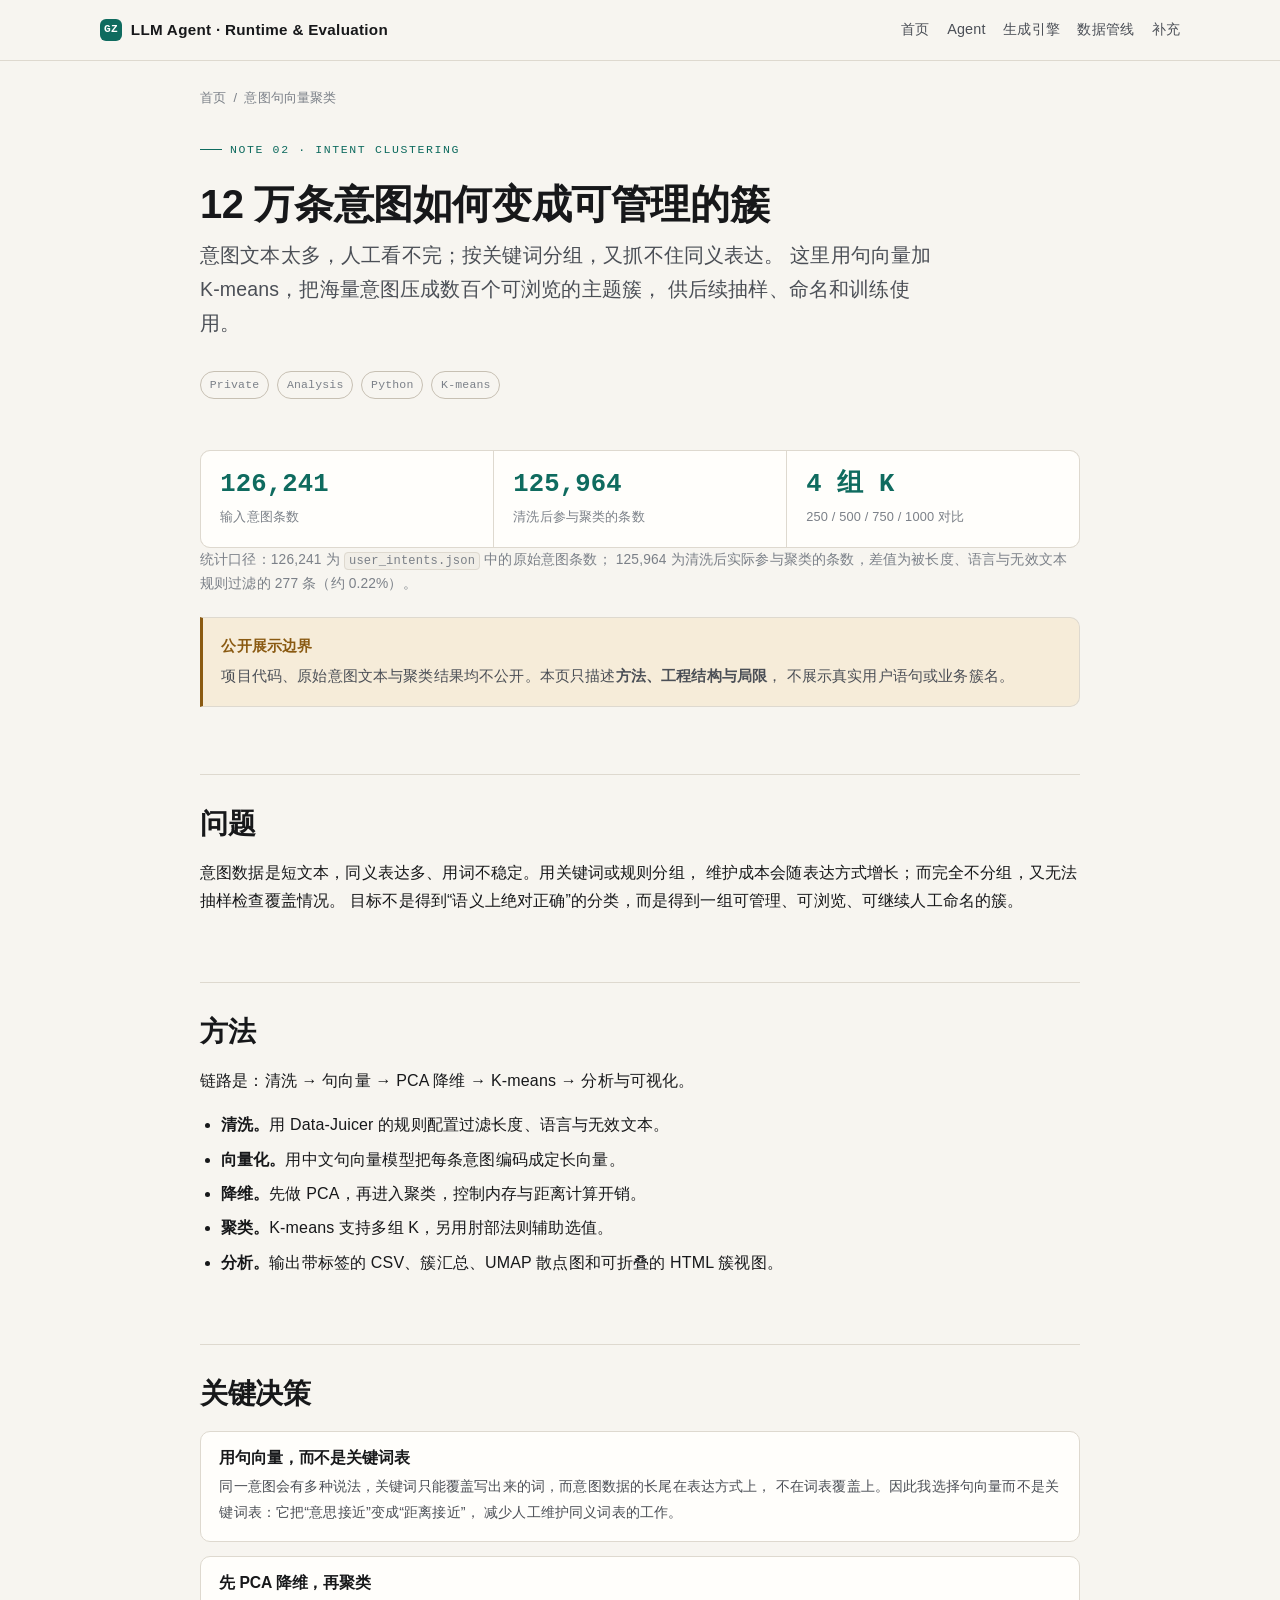
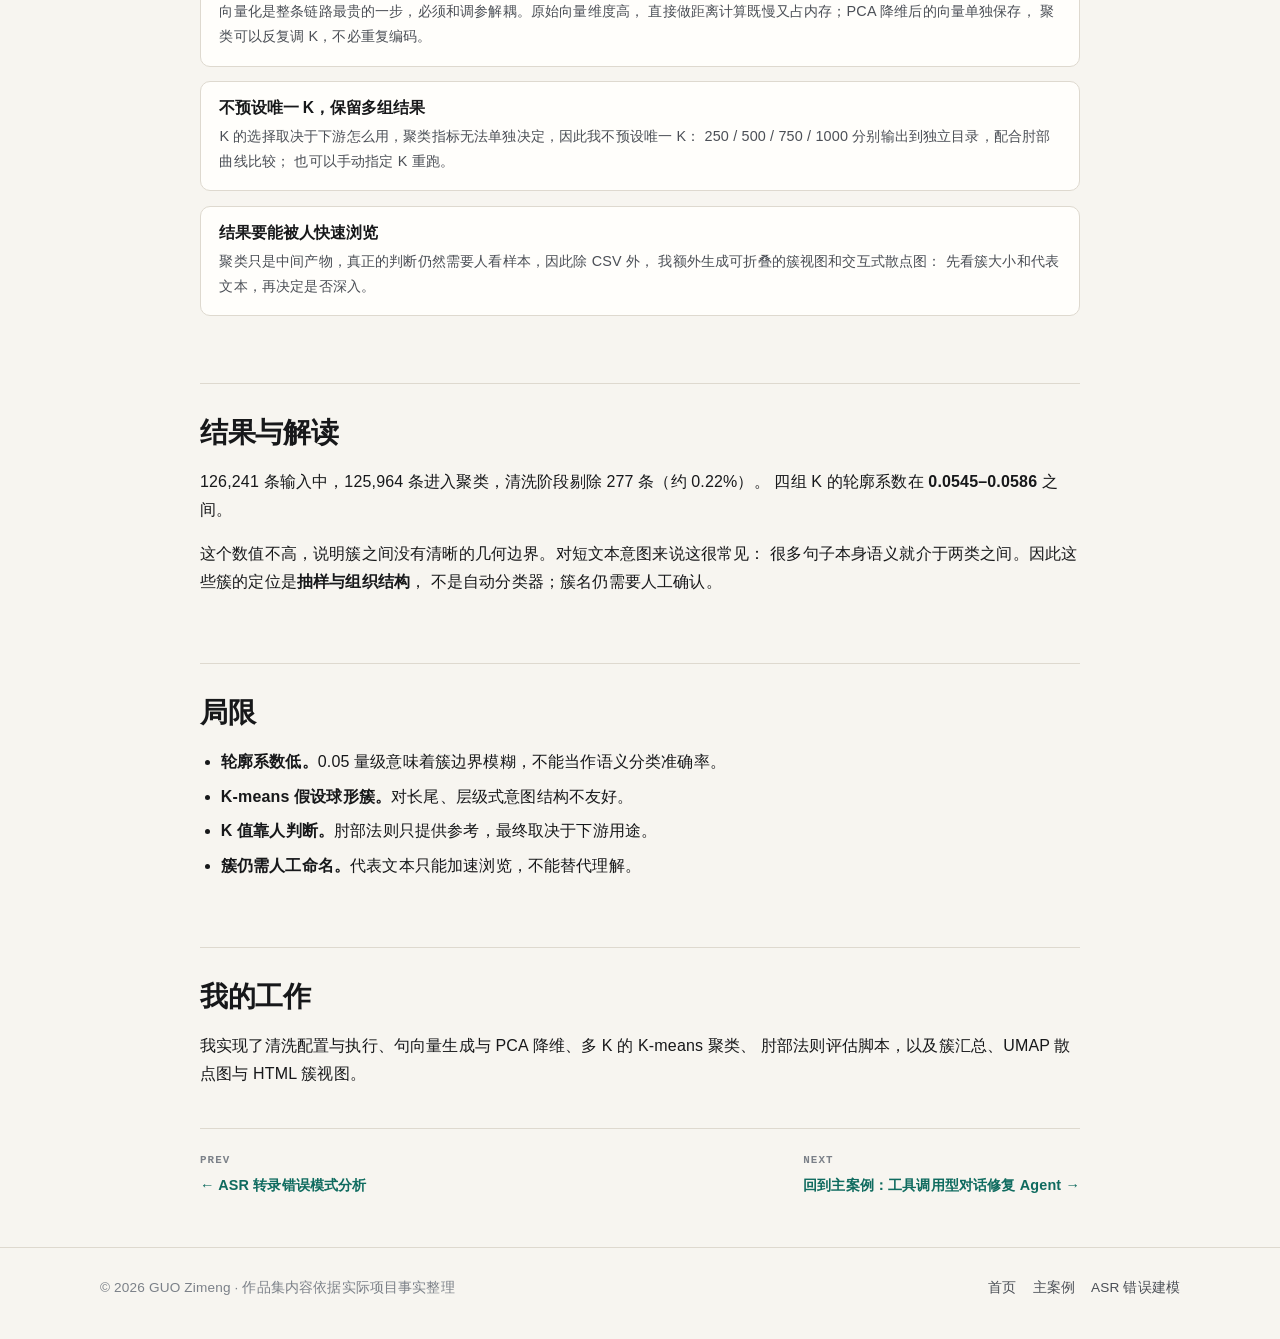
<file: notes/intent-clustering.html>
<!DOCTYPE html>
<html lang="zh-CN">
<head>
  <meta charset="utf-8">
  <meta name="viewport" content="width=device-width, initial-scale=1">
  <title>意图句向量聚类 | Portfolio</title>
  <meta name="description" content="12 万条用户意图经清洗、text2vec 向量化、PCA 降维与 K-means 聚类，输出可浏览的主题簇。私有项目，仅展示方法与取舍。">
  <meta name="theme-color" content="#f7f5f0">
  <link rel="stylesheet" href="../assets/css/site.css">
  <script src="../assets/js/site.js" defer></script>
</head>
<body>
  <a class="skip-link" href="#main">跳到正文</a>

  <header class="site-header">
    <div class="wrap-wide">
      <a class="brand" href="../index.html">
        <span class="brand-mark" aria-hidden="true">GZ</span>
        <span>LLM Agent · Runtime &amp; Evaluation</span>
      </a>
      <nav class="site-nav" aria-label="主导航">
        <a href="../index.html">首页</a>
        <a href="../cases/agent/index.html">Agent</a>
        <a href="../cases/generator/index.html">生成引擎</a>
        <a href="../cases/pipeline/index.html">数据管线</a>
        <a class="optional" href="asr-error-modeling.html">补充</a>
      </nav>
    </div>
  </header>

  <main id="main">
    <div class="wrap">
      <nav class="breadcrumb" aria-label="面包屑">
        <a href="../index.html">首页</a>
        <span aria-hidden="true">/</span>
        <span>意图句向量聚类</span>
      </nav>

      <header class="case-hero">
        <p class="eyebrow">Note 02 · Intent Clustering</p>
        <h1>12 万条意图如何变成可管理的簇</h1>
        <p class="lede">
          意图文本太多，人工看不完；按关键词分组，又抓不住同义表达。
          这里用句向量加 K-means，把海量意图压成数百个可浏览的主题簇，
          供后续抽样、命名和训练使用。
        </p>
        <div class="case-meta">
          <span>Private</span>
          <span>Analysis</span>
          <span>Python</span>
          <span>K-means</span>
        </div>
      </header>

      <div class="stats" aria-label="关键事实">
        <div class="stat">
          <div class="stat-value">126,241</div>
          <div class="stat-label">输入意图条数</div>
        </div>
        <div class="stat">
          <div class="stat-value">125,964</div>
          <div class="stat-label">清洗后参与聚类的条数</div>
        </div>
        <div class="stat">
          <div class="stat-value">4 组 K</div>
          <div class="stat-label">250 / 500 / 750 / 1000 对比</div>
        </div>
      </div>
      <p class="small muted">
        统计口径：126,241 为 <code>user_intents.json</code> 中的原始意图条数；
        125,964 为清洗后实际参与聚类的条数，差值为被长度、语言与无效文本规则过滤的 277 条（约 0.22%）。
      </p>

      <div class="callout warn">
        <span class="callout-title">公开展示边界</span>
        项目代码、原始意图文本与聚类结果均不公开。本页只描述<strong>方法、工程结构与局限</strong>，
        不展示真实用户语句或业务簇名。
      </div>

      <h2>问题</h2>
      <p>
        意图数据是短文本，同义表达多、用词不稳定。用关键词或规则分组，
        维护成本会随表达方式增长；而完全不分组，又无法抽样检查覆盖情况。
        目标不是得到“语义上绝对正确”的分类，而是得到一组可管理、可浏览、可继续人工命名的簇。
      </p>

      <h2>方法</h2>
      <p>
        链路是：清洗 → 句向量 → PCA 降维 → K-means → 分析与可视化。
      </p>
      <ul>
        <li><strong>清洗。</strong>用 Data-Juicer 的规则配置过滤长度、语言与无效文本。</li>
        <li><strong>向量化。</strong>用中文句向量模型把每条意图编码成定长向量。</li>
        <li><strong>降维。</strong>先做 PCA，再进入聚类，控制内存与距离计算开销。</li>
        <li><strong>聚类。</strong>K-means 支持多组 K，另用肘部法则辅助选值。</li>
        <li><strong>分析。</strong>输出带标签的 CSV、簇汇总、UMAP 散点图和可折叠的 HTML 簇视图。</li>
      </ul>

      <h2>关键决策</h2>
      <div class="decisions">
        <article class="decision">
          <h3>用句向量，而不是关键词表</h3>
          <p>
            同一意图会有多种说法，关键词只能覆盖写出来的词，而意图数据的长尾在表达方式上，
            不在词表覆盖上。因此我选择句向量而不是关键词表：它把“意思接近”变成“距离接近”，
            减少人工维护同义词表的工作。
          </p>
        </article>

        <article class="decision">
          <h3>先 PCA 降维，再聚类</h3>
          <p>
            向量化是整条链路最贵的一步，必须和调参解耦。原始向量维度高，
            直接做距离计算既慢又占内存；PCA 降维后的向量单独保存，
            聚类可以反复调 K，不必重复编码。
          </p>
        </article>

        <article class="decision">
          <h3>不预设唯一 K，保留多组结果</h3>
          <p>
            K 的选择取决于下游怎么用，聚类指标无法单独决定，因此我不预设唯一 K：
            250 / 500 / 750 / 1000 分别输出到独立目录，配合肘部曲线比较；
            也可以手动指定 K 重跑。
          </p>
        </article>

        <article class="decision">
          <h3>结果要能被人快速浏览</h3>
          <p>
            聚类只是中间产物，真正的判断仍然需要人看样本，因此除 CSV 外，
            我额外生成可折叠的簇视图和交互式散点图：
            先看簇大小和代表文本，再决定是否深入。
          </p>
        </article>
      </div>

      <h2>结果与解读</h2>
      <p>
        126,241 条输入中，125,964 条进入聚类，清洗阶段剔除 277 条（约 0.22%）。
        四组 K 的轮廓系数在 <strong>0.0545–0.0586</strong> 之间。
      </p>
      <p>
        这个数值不高，说明簇之间没有清晰的几何边界。对短文本意图来说这很常见：
        很多句子本身语义就介于两类之间。因此这些簇的定位是<strong>抽样与组织结构</strong>，
        不是自动分类器；簇名仍需要人工确认。
      </p>

      <h2>局限</h2>
      <ul>
        <li><strong>轮廓系数低。</strong>0.05 量级意味着簇边界模糊，不能当作语义分类准确率。</li>
        <li><strong>K-means 假设球形簇。</strong>对长尾、层级式意图结构不友好。</li>
        <li><strong>K 值靠人判断。</strong>肘部法则只提供参考，最终取决于下游用途。</li>
        <li><strong>簇仍需人工命名。</strong>代表文本只能加速浏览，不能替代理解。</li>
      </ul>

      <h2>我的工作</h2>
      <p>
        我实现了清洗配置与执行、句向量生成与 PCA 降维、多 K 的 K-means 聚类、
        肘部法则评估脚本，以及簇汇总、UMAP 散点图与 HTML 簇视图。
      </p>

      <div class="next-prev">
        <a href="asr-error-modeling.html">
          <span class="label">Prev</span>← ASR 转录错误模式分析
        </a>
        <a href="../cases/agent/index.html">
          <span class="label">Next</span>回到主案例：工具调用型对话修复 Agent →
        </a>
      </div>
    </div>
  </main>

  <footer class="site-footer">
    <div class="wrap-wide">
      <span>© 2026 GUO Zimeng · 作品集内容依据实际项目事实整理</span>
      <div class="footer-links">
        <a href="../index.html">首页</a>
        <a href="../cases/agent/index.html">主案例</a>
        <a href="asr-error-modeling.html">ASR 错误建模</a>
      </div>
    </div>
  </footer>
</body>
</html>
</file>
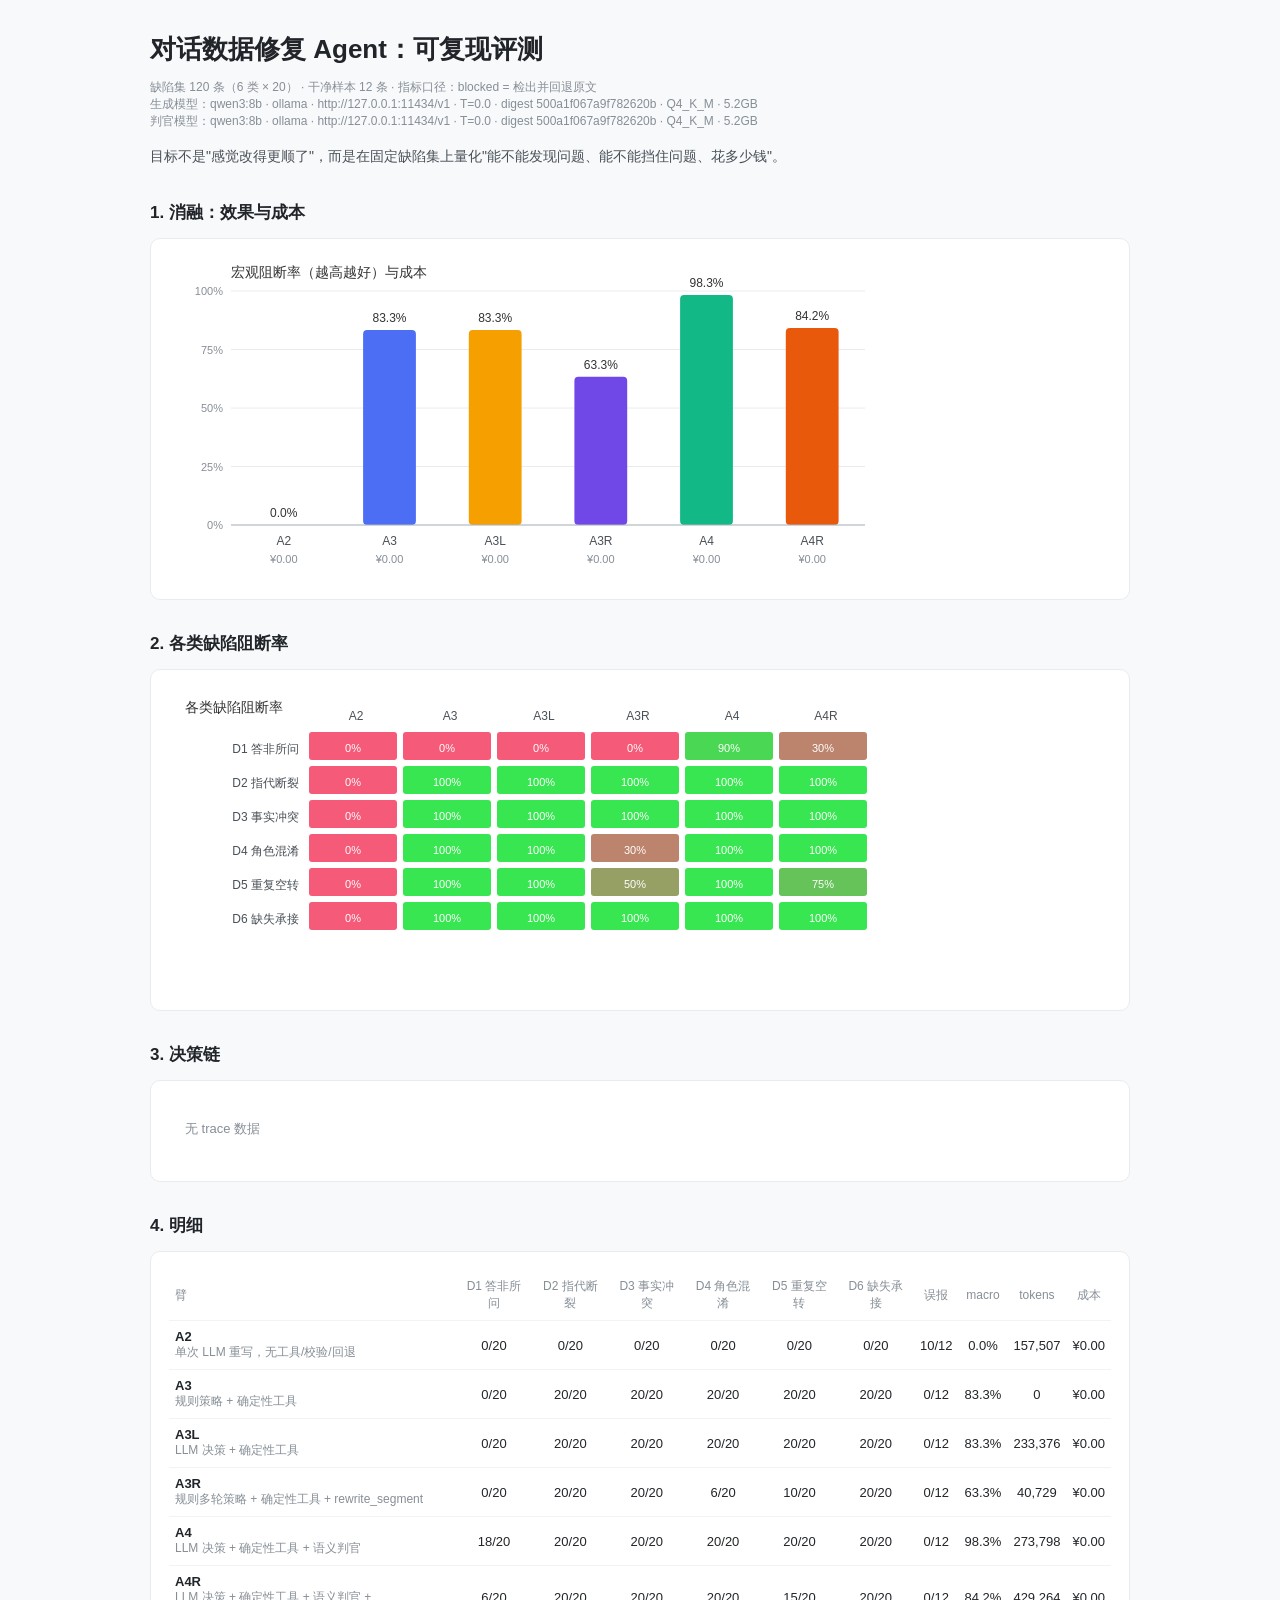
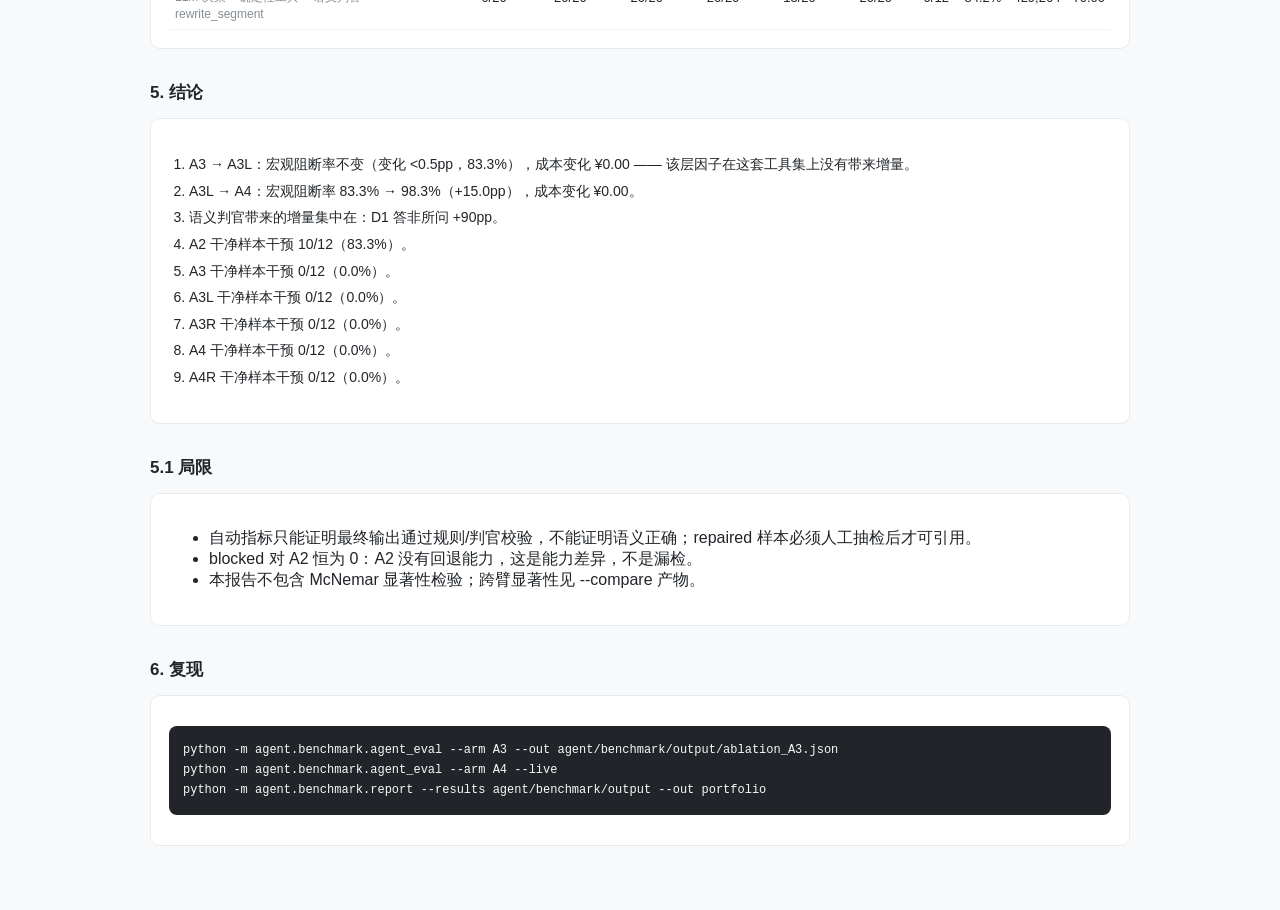
<file: assets/agent/benchmark_report.html>
<!DOCTYPE html>
<html lang="zh-CN"><head><meta charset="utf-8">
<meta name="viewport" content="width=device-width, initial-scale=1">
<title>对话数据修复 Agent：可复现评测</title>
<style>
body{margin:0;background:#f8f9fa;color:#212529;font-family:"Segoe UI","Noto Sans SC",sans-serif}
.wrap{max-width:980px;margin:0 auto;padding:32px 20px 64px}
h1{font-size:26px;margin:0 0 6px} h2{font-size:17px;margin:32px 0 12px}
.muted{color:#868e96;font-size:12px;font-weight:400}
.lead{color:#495057;font-size:14px;line-height:1.8}
.card{background:#fff;border:1px solid #e9ecef;border-radius:10px;padding:18px;margin-top:14px}
table{border-collapse:collapse;width:100%;font-size:13px}
th,td{border-bottom:1px solid #f1f3f5;padding:8px 6px;text-align:center}
th{color:#868e96;font-weight:500;font-size:12px}
td:first-child,th:first-child{text-align:left}
svg{max-width:100%;height:auto}
ol{line-height:1.9;font-size:14px;padding-left:20px}
code{background:#f1f3f5;padding:1px 5px;border-radius:4px;font-size:12px}
pre{background:#212529;color:#f8f9fa;padding:14px;border-radius:8px;overflow:auto;font-size:12px;line-height:1.7}
</style></head><body><div class="wrap">
<h1>对话数据修复 Agent：可复现评测</h1>
<p class="muted">缺陷集 120 条（6 类 × 20）
· 干净样本 12 条 · 指标口径：blocked = 检出并回退原文
<br>生成模型：qwen3:8b · ollama · http://127.0.0.1:11434/v1 · T=0.0 · digest 500a1f067a9f782620b · Q4_K_M · 5.2GB<br>判官模型：qwen3:8b · ollama · http://127.0.0.1:11434/v1 · T=0.0 · digest 500a1f067a9f782620b · Q4_K_M · 5.2GB</p>
<p class="lead">目标不是"感觉改得更顺了"，而是在固定缺陷集上量化"能不能发现问题、能不能挡住问题、花多少钱"。</p>

<h2>1. 消融：效果与成本</h2>
<div class="card"><svg xmlns="http://www.w3.org/2000/svg" width="720" height="320" viewBox="0 0 720 320" font-family="Segoe UI, Noto Sans SC, sans-serif">
<rect width="720" height="320" fill="#ffffff"/>
<text x="62" y="20" font-size="14" fill="#333">宏观阻断率（越高越好）与成本</text>
<line x1="62" y1="268.0" x2="696" y2="268.0" stroke="#e9ecef" stroke-width="1"/>
<text x="54" y="272.0" font-size="11" fill="#868e96" text-anchor="end">0%</text>
<line x1="62" y1="209.5" x2="696" y2="209.5" stroke="#e9ecef" stroke-width="1"/>
<text x="54" y="213.5" font-size="11" fill="#868e96" text-anchor="end">25%</text>
<line x1="62" y1="151.0" x2="696" y2="151.0" stroke="#e9ecef" stroke-width="1"/>
<text x="54" y="155.0" font-size="11" fill="#868e96" text-anchor="end">50%</text>
<line x1="62" y1="92.5" x2="696" y2="92.5" stroke="#e9ecef" stroke-width="1"/>
<text x="54" y="96.5" font-size="11" fill="#868e96" text-anchor="end">75%</text>
<line x1="62" y1="34.0" x2="696" y2="34.0" stroke="#e9ecef" stroke-width="1"/>
<text x="54" y="38.0" font-size="11" fill="#868e96" text-anchor="end">100%</text>
<rect x="88.4" y="268.0" width="52.8" height="0.0" fill="#adb5bd" rx="4"/>
<text x="114.8" y="260.0" font-size="12" fill="#333" text-anchor="middle">0.0%</text>
<text x="114.8" y="288.0" font-size="12" fill="#495057" text-anchor="middle">A2</text>
<text x="114.8" y="306.0" font-size="11" fill="#868e96" text-anchor="middle">¥0.00</text>
<rect x="194.1" y="73.0" width="52.8" height="195.0" fill="#4c6ef5" rx="4"/>
<text x="220.5" y="65.0" font-size="12" fill="#333" text-anchor="middle">83.3%</text>
<text x="220.5" y="288.0" font-size="12" fill="#495057" text-anchor="middle">A3</text>
<text x="220.5" y="306.0" font-size="11" fill="#868e96" text-anchor="middle">¥0.00</text>
<rect x="299.8" y="73.0" width="52.8" height="195.0" fill="#f59f00" rx="4"/>
<text x="326.2" y="65.0" font-size="12" fill="#333" text-anchor="middle">83.3%</text>
<text x="326.2" y="288.0" font-size="12" fill="#495057" text-anchor="middle">A3L</text>
<text x="326.2" y="306.0" font-size="11" fill="#868e96" text-anchor="middle">¥0.00</text>
<rect x="405.4" y="119.8" width="52.8" height="148.2" fill="#7048e8" rx="4"/>
<text x="431.8" y="111.8" font-size="12" fill="#333" text-anchor="middle">63.3%</text>
<text x="431.8" y="288.0" font-size="12" fill="#495057" text-anchor="middle">A3R</text>
<text x="431.8" y="306.0" font-size="11" fill="#868e96" text-anchor="middle">¥0.00</text>
<rect x="511.1" y="37.9" width="52.8" height="230.1" fill="#12b886" rx="4"/>
<text x="537.5" y="29.9" font-size="12" fill="#333" text-anchor="middle">98.3%</text>
<text x="537.5" y="288.0" font-size="12" fill="#495057" text-anchor="middle">A4</text>
<text x="537.5" y="306.0" font-size="11" fill="#868e96" text-anchor="middle">¥0.00</text>
<rect x="616.8" y="71.0" width="52.8" height="197.0" fill="#e8590c" rx="4"/>
<text x="643.2" y="63.0" font-size="12" fill="#333" text-anchor="middle">84.2%</text>
<text x="643.2" y="288.0" font-size="12" fill="#495057" text-anchor="middle">A4R</text>
<text x="643.2" y="306.0" font-size="11" fill="#868e96" text-anchor="middle">¥0.00</text>
<line x1="62" y1="268" x2="696" y2="268" stroke="#adb5bd" stroke-width="1"/>
</svg></div>

<h2>2. 各类缺陷阻断率</h2>
<div class="card"><svg xmlns="http://www.w3.org/2000/svg" width="720" height="300" viewBox="0 0 720 300" font-family="Segoe UI, Noto Sans SC, sans-serif">
<rect width="720" height="300" fill="#ffffff"/>
<text x="16" y="24" font-size="14" fill="#333">各类缺陷阻断率</text>
<text x="187.0" y="32" font-size="12" fill="#495057" text-anchor="middle">A2</text>
<text x="281.0" y="32" font-size="12" fill="#495057" text-anchor="middle">A3</text>
<text x="375.0" y="32" font-size="12" fill="#495057" text-anchor="middle">A3L</text>
<text x="469.0" y="32" font-size="12" fill="#495057" text-anchor="middle">A3R</text>
<text x="563.0" y="32" font-size="12" fill="#495057" text-anchor="middle">A4</text>
<text x="657.0" y="32" font-size="12" fill="#495057" text-anchor="middle">A4R</text>
<text x="130" y="65.0" font-size="12" fill="#495057" text-anchor="end">D1 答非所问</text>
<rect x="140.0" y="44.0" width="88.0" height="28" fill="rgb(245,90,120)" rx="3"/>
<text x="184.0" y="64.0" font-size="11" fill="#ffffff" text-anchor="middle">0%</text>
<rect x="234.0" y="44.0" width="88.0" height="28" fill="rgb(245,90,120)" rx="3"/>
<text x="278.0" y="64.0" font-size="11" fill="#ffffff" text-anchor="middle">0%</text>
<rect x="328.0" y="44.0" width="88.0" height="28" fill="rgb(245,90,120)" rx="3"/>
<text x="372.0" y="64.0" font-size="11" fill="#ffffff" text-anchor="middle">0%</text>
<rect x="422.0" y="44.0" width="88.0" height="28" fill="rgb(245,90,120)" rx="3"/>
<text x="466.0" y="64.0" font-size="11" fill="#ffffff" text-anchor="middle">0%</text>
<rect x="516.0" y="44.0" width="88.0" height="28" fill="rgb(74,216,84)" rx="3"/>
<text x="560.0" y="64.0" font-size="11" fill="#ffffff" text-anchor="middle">90%</text>
<rect x="610.0" y="44.0" width="88.0" height="28" fill="rgb(188,132,108)" rx="3"/>
<text x="654.0" y="64.0" font-size="11" fill="#ffffff" text-anchor="middle">30%</text>
<text x="130" y="99.0" font-size="12" fill="#495057" text-anchor="end">D2 指代断裂</text>
<rect x="140.0" y="78.0" width="88.0" height="28" fill="rgb(245,90,120)" rx="3"/>
<text x="184.0" y="98.0" font-size="11" fill="#ffffff" text-anchor="middle">0%</text>
<rect x="234.0" y="78.0" width="88.0" height="28" fill="rgb(55,230,80)" rx="3"/>
<text x="278.0" y="98.0" font-size="11" fill="#ffffff" text-anchor="middle">100%</text>
<rect x="328.0" y="78.0" width="88.0" height="28" fill="rgb(55,230,80)" rx="3"/>
<text x="372.0" y="98.0" font-size="11" fill="#ffffff" text-anchor="middle">100%</text>
<rect x="422.0" y="78.0" width="88.0" height="28" fill="rgb(55,230,80)" rx="3"/>
<text x="466.0" y="98.0" font-size="11" fill="#ffffff" text-anchor="middle">100%</text>
<rect x="516.0" y="78.0" width="88.0" height="28" fill="rgb(55,230,80)" rx="3"/>
<text x="560.0" y="98.0" font-size="11" fill="#ffffff" text-anchor="middle">100%</text>
<rect x="610.0" y="78.0" width="88.0" height="28" fill="rgb(55,230,80)" rx="3"/>
<text x="654.0" y="98.0" font-size="11" fill="#ffffff" text-anchor="middle">100%</text>
<text x="130" y="133.0" font-size="12" fill="#495057" text-anchor="end">D3 事实冲突</text>
<rect x="140.0" y="112.0" width="88.0" height="28" fill="rgb(245,90,120)" rx="3"/>
<text x="184.0" y="132.0" font-size="11" fill="#ffffff" text-anchor="middle">0%</text>
<rect x="234.0" y="112.0" width="88.0" height="28" fill="rgb(55,230,80)" rx="3"/>
<text x="278.0" y="132.0" font-size="11" fill="#ffffff" text-anchor="middle">100%</text>
<rect x="328.0" y="112.0" width="88.0" height="28" fill="rgb(55,230,80)" rx="3"/>
<text x="372.0" y="132.0" font-size="11" fill="#ffffff" text-anchor="middle">100%</text>
<rect x="422.0" y="112.0" width="88.0" height="28" fill="rgb(55,230,80)" rx="3"/>
<text x="466.0" y="132.0" font-size="11" fill="#ffffff" text-anchor="middle">100%</text>
<rect x="516.0" y="112.0" width="88.0" height="28" fill="rgb(55,230,80)" rx="3"/>
<text x="560.0" y="132.0" font-size="11" fill="#ffffff" text-anchor="middle">100%</text>
<rect x="610.0" y="112.0" width="88.0" height="28" fill="rgb(55,230,80)" rx="3"/>
<text x="654.0" y="132.0" font-size="11" fill="#ffffff" text-anchor="middle">100%</text>
<text x="130" y="167.0" font-size="12" fill="#495057" text-anchor="end">D4 角色混淆</text>
<rect x="140.0" y="146.0" width="88.0" height="28" fill="rgb(245,90,120)" rx="3"/>
<text x="184.0" y="166.0" font-size="11" fill="#ffffff" text-anchor="middle">0%</text>
<rect x="234.0" y="146.0" width="88.0" height="28" fill="rgb(55,230,80)" rx="3"/>
<text x="278.0" y="166.0" font-size="11" fill="#ffffff" text-anchor="middle">100%</text>
<rect x="328.0" y="146.0" width="88.0" height="28" fill="rgb(55,230,80)" rx="3"/>
<text x="372.0" y="166.0" font-size="11" fill="#ffffff" text-anchor="middle">100%</text>
<rect x="422.0" y="146.0" width="88.0" height="28" fill="rgb(188,132,108)" rx="3"/>
<text x="466.0" y="166.0" font-size="11" fill="#ffffff" text-anchor="middle">30%</text>
<rect x="516.0" y="146.0" width="88.0" height="28" fill="rgb(55,230,80)" rx="3"/>
<text x="560.0" y="166.0" font-size="11" fill="#ffffff" text-anchor="middle">100%</text>
<rect x="610.0" y="146.0" width="88.0" height="28" fill="rgb(55,230,80)" rx="3"/>
<text x="654.0" y="166.0" font-size="11" fill="#ffffff" text-anchor="middle">100%</text>
<text x="130" y="201.0" font-size="12" fill="#495057" text-anchor="end">D5 重复空转</text>
<rect x="140.0" y="180.0" width="88.0" height="28" fill="rgb(245,90,120)" rx="3"/>
<text x="184.0" y="200.0" font-size="11" fill="#ffffff" text-anchor="middle">0%</text>
<rect x="234.0" y="180.0" width="88.0" height="28" fill="rgb(55,230,80)" rx="3"/>
<text x="278.0" y="200.0" font-size="11" fill="#ffffff" text-anchor="middle">100%</text>
<rect x="328.0" y="180.0" width="88.0" height="28" fill="rgb(55,230,80)" rx="3"/>
<text x="372.0" y="200.0" font-size="11" fill="#ffffff" text-anchor="middle">100%</text>
<rect x="422.0" y="180.0" width="88.0" height="28" fill="rgb(150,160,100)" rx="3"/>
<text x="466.0" y="200.0" font-size="11" fill="#ffffff" text-anchor="middle">50%</text>
<rect x="516.0" y="180.0" width="88.0" height="28" fill="rgb(55,230,80)" rx="3"/>
<text x="560.0" y="200.0" font-size="11" fill="#ffffff" text-anchor="middle">100%</text>
<rect x="610.0" y="180.0" width="88.0" height="28" fill="rgb(102,195,90)" rx="3"/>
<text x="654.0" y="200.0" font-size="11" fill="#ffffff" text-anchor="middle">75%</text>
<text x="130" y="235.0" font-size="12" fill="#495057" text-anchor="end">D6 缺失承接</text>
<rect x="140.0" y="214.0" width="88.0" height="28" fill="rgb(245,90,120)" rx="3"/>
<text x="184.0" y="234.0" font-size="11" fill="#ffffff" text-anchor="middle">0%</text>
<rect x="234.0" y="214.0" width="88.0" height="28" fill="rgb(55,230,80)" rx="3"/>
<text x="278.0" y="234.0" font-size="11" fill="#ffffff" text-anchor="middle">100%</text>
<rect x="328.0" y="214.0" width="88.0" height="28" fill="rgb(55,230,80)" rx="3"/>
<text x="372.0" y="234.0" font-size="11" fill="#ffffff" text-anchor="middle">100%</text>
<rect x="422.0" y="214.0" width="88.0" height="28" fill="rgb(55,230,80)" rx="3"/>
<text x="466.0" y="234.0" font-size="11" fill="#ffffff" text-anchor="middle">100%</text>
<rect x="516.0" y="214.0" width="88.0" height="28" fill="rgb(55,230,80)" rx="3"/>
<text x="560.0" y="234.0" font-size="11" fill="#ffffff" text-anchor="middle">100%</text>
<rect x="610.0" y="214.0" width="88.0" height="28" fill="rgb(55,230,80)" rx="3"/>
<text x="654.0" y="234.0" font-size="11" fill="#ffffff" text-anchor="middle">100%</text>
</svg></div>

<h2>3. 决策链</h2>
<div class="card"><svg xmlns="http://www.w3.org/2000/svg" width="760" height="60"><text x="16" y="34" font-size="13" fill="#868e96">无 trace 数据</text></svg></div>


<h2>4. 明细</h2>
<div class="card"><table>
<thead><tr><th>臂</th><th>D1 答非所问</th><th>D2 指代断裂</th><th>D3 事实冲突</th><th>D4 角色混淆</th><th>D5 重复空转</th><th>D6 缺失承接</th><th>误报</th><th>macro</th><th>tokens</th><th>成本</th></tr></thead>
<tbody><tr><td><b>A2</b><br><span class='muted'>单次 LLM 重写，无工具/校验/回退</span></td><td>0/20</td><td>0/20</td><td>0/20</td><td>0/20</td><td>0/20</td><td>0/20</td><td>10/12</td><td>0.0%</td><td>157,507</td><td>¥0.00</td></tr><tr><td><b>A3</b><br><span class='muted'>规则策略 + 确定性工具</span></td><td>0/20</td><td>20/20</td><td>20/20</td><td>20/20</td><td>20/20</td><td>20/20</td><td>0/12</td><td>83.3%</td><td>0</td><td>¥0.00</td></tr><tr><td><b>A3L</b><br><span class='muted'>LLM 决策 + 确定性工具</span></td><td>0/20</td><td>20/20</td><td>20/20</td><td>20/20</td><td>20/20</td><td>20/20</td><td>0/12</td><td>83.3%</td><td>233,376</td><td>¥0.00</td></tr><tr><td><b>A3R</b><br><span class='muted'>规则多轮策略 + 确定性工具 + rewrite_segment</span></td><td>0/20</td><td>20/20</td><td>20/20</td><td>6/20</td><td>10/20</td><td>20/20</td><td>0/12</td><td>63.3%</td><td>40,729</td><td>¥0.00</td></tr><tr><td><b>A4</b><br><span class='muted'>LLM 决策 + 确定性工具 + 语义判官</span></td><td>18/20</td><td>20/20</td><td>20/20</td><td>20/20</td><td>20/20</td><td>20/20</td><td>0/12</td><td>98.3%</td><td>273,798</td><td>¥0.00</td></tr><tr><td><b>A4R</b><br><span class='muted'>LLM 决策 + 确定性工具 + 语义判官 + rewrite_segment</span></td><td>6/20</td><td>20/20</td><td>20/20</td><td>20/20</td><td>15/20</td><td>20/20</td><td>0/12</td><td>84.2%</td><td>429,264</td><td>¥0.00</td></tr></tbody></table></div>

<h2>5. 结论</h2>
<div class="card"><ol><li>A3 → A3L：宏观阻断率不变（变化 &lt;0.5pp，83.3%），成本变化 ¥0.00 —— 该层因子在这套工具集上没有带来增量。</li><li>A3L → A4：宏观阻断率 83.3% → 98.3%（+15.0pp），成本变化 ¥0.00。</li><li>语义判官带来的增量集中在：D1 答非所问 +90pp。</li><li>A2 干净样本干预 10/12（83.3%）。</li><li>A3 干净样本干预 0/12（0.0%）。</li><li>A3L 干净样本干预 0/12（0.0%）。</li><li>A3R 干净样本干预 0/12（0.0%）。</li><li>A4 干净样本干预 0/12（0.0%）。</li><li>A4R 干净样本干预 0/12（0.0%）。</li></ol></div>
<h2>5.1 局限</h2><div class="card"><ul><li>自动指标只能证明最终输出通过规则/判官校验，不能证明语义正确；repaired 样本必须人工抽检后才可引用。</li><li>blocked 对 A2 恒为 0：A2 没有回退能力，这是能力差异，不是漏检。</li><li>本报告不包含 McNemar 显著性检验；跨臂显著性见 --compare 产物。</li></ul></div>


<h2>6. 复现</h2>
<div class="card"><pre>python -m agent.benchmark.agent_eval --arm A3 --out agent/benchmark/output/ablation_A3.json
python -m agent.benchmark.agent_eval --arm A4 --live
python -m agent.benchmark.report --results agent/benchmark/output --out portfolio</pre></div>
</div></body></html>
</file>
<file: assets/css/site.css>
:root {
  --paper: #f7f5f0;
  --surface: #fffefb;
  --ink: #17181a;
  --ink-soft: #4b4f56;
  --ink-mute: #7b8088;
  --line: #ded9cf;
  --line-strong: #c7c0b3;
  --accent: #0f6b5f;
  --accent-soft: #e3efec;
  --warn: #8a5a12;
  --warn-soft: #f6ecd9;
  --code: #f1eee7;
  --radius: 10px;
  --shadow: 0 1px 2px rgba(23, 24, 26, 0.04), 0 8px 24px rgba(23, 24, 26, 0.05);
  --max: 880px;
  --wide: 1080px;
  --font: -apple-system, BlinkMacSystemFont, "Segoe UI", "Noto Sans SC",
    "PingFang SC", "Hiragino Sans GB", "Microsoft YaHei", sans-serif;
  --mono: ui-monospace, SFMono-Regular, "SF Mono", Menlo, Consolas,
    "Liberation Mono", monospace;
}

*,
*::before,
*::after {
  box-sizing: border-box;
}

html {
  -webkit-text-size-adjust: 100%;
  scroll-behavior: smooth;
}

body {
  margin: 0;
  background: var(--paper);
  color: var(--ink);
  font-family: var(--font);
  font-size: 16px;
  line-height: 1.75;
  letter-spacing: 0.01em;
}

img,
svg {
  max-width: 100%;
  height: auto;
}

a {
  color: var(--accent);
  text-decoration-thickness: 1px;
  text-underline-offset: 3px;
}

a:hover {
  text-decoration-thickness: 2px;
}

a:focus-visible,
button:focus-visible {
  outline: 2px solid var(--accent);
  outline-offset: 3px;
  border-radius: 3px;
}

h1,
h2,
h3,
h4 {
  line-height: 1.3;
  letter-spacing: -0.01em;
  margin: 0 0 0.6em;
}

h1 {
  font-size: clamp(2rem, 5vw, 3.1rem);
  font-weight: 700;
}

h2 {
  font-size: clamp(1.35rem, 3vw, 1.75rem);
  margin-top: 2.4em;
  padding-top: 1.1em;
  border-top: 1px solid var(--line);
}

h3 {
  font-size: 1.1rem;
  margin-top: 1.8em;
}

p {
  margin: 0 0 1em;
}

ul,
ol {
  padding-left: 1.3em;
  margin: 0 0 1em;
}

li {
  margin-bottom: 0.4em;
}

strong {
  font-weight: 650;
}

code {
  font-family: var(--mono);
  font-size: 0.88em;
  background: var(--code);
  border: 1px solid var(--line);
  border-radius: 4px;
  padding: 0.08em 0.35em;
}

pre {
  position: relative;
  background: #1d2024;
  color: #e9e6df;
  border-radius: var(--radius);
  padding: 1.1rem 1.2rem;
  overflow-x: auto;
  font-size: 0.85rem;
  line-height: 1.65;
  margin: 1.2em 0;
}

pre code {
  background: none;
  border: 0;
  padding: 0;
  color: inherit;
  font-size: inherit;
}

blockquote {
  margin: 1.4em 0;
  padding: 0.2em 0 0.2em 1.1em;
  border-left: 3px solid var(--line-strong);
  color: var(--ink-soft);
}

table {
  width: 100%;
  border-collapse: collapse;
  margin: 1.2em 0;
  font-size: 0.92rem;
}

th,
td {
  text-align: left;
  padding: 0.65em 0.7em;
  border-bottom: 1px solid var(--line);
  vertical-align: top;
}

th {
  font-weight: 650;
  color: var(--ink-soft);
  font-size: 0.82rem;
  letter-spacing: 0.06em;
  text-transform: uppercase;
  border-bottom-color: var(--line-strong);
}

tbody tr:hover {
  background: rgba(15, 107, 95, 0.035);
}

.wrap {
  width: min(100% - 2.5rem, var(--max));
  margin-inline: auto;
}

.wrap-wide {
  width: min(100% - 2.5rem, var(--wide));
  margin-inline: auto;
}

/* ---------- header ---------- */

.site-header {
  position: sticky;
  top: 0;
  z-index: 20;
  background: rgba(247, 245, 240, 0.92);
  border-bottom: 1px solid var(--line);
  backdrop-filter: blur(10px);
}

.site-header .wrap-wide {
  display: flex;
  align-items: center;
  justify-content: space-between;
  gap: 1rem;
  min-height: 60px;
}

.brand {
  display: flex;
  align-items: center;
  gap: 0.55rem;
  color: var(--ink);
  text-decoration: none;
  font-weight: 650;
  font-size: 0.95rem;
  letter-spacing: 0.02em;
}

.brand-mark {
  width: 22px;
  height: 22px;
  border-radius: 6px;
  background: var(--accent);
  color: #fff;
  display: grid;
  place-items: center;
  font-family: var(--mono);
  font-size: 0.7rem;
  font-weight: 700;
}

.site-nav {
  display: flex;
  align-items: center;
  gap: 1.1rem;
  font-size: 0.9rem;
}

.site-nav a {
  color: var(--ink-soft);
  text-decoration: none;
}

.site-nav a:hover,
.site-nav a[aria-current="page"] {
  color: var(--accent);
}

/* ---------- hero ---------- */

.hero {
  padding: clamp(3rem, 8vw, 5.5rem) 0 2.5rem;
}

.hero-subtitle {
  margin-top: -0.25em;
  color: var(--ink-soft);
  font-size: clamp(1.2rem, 2.5vw, 1.55rem);
  font-weight: 600;
}

.eyebrow {
  display: inline-flex;
  align-items: center;
  gap: 0.5rem;
  font-family: var(--mono);
  font-size: 0.72rem;
  letter-spacing: 0.14em;
  text-transform: uppercase;
  color: var(--accent);
  margin-bottom: 1.1rem;
}

.eyebrow::before {
  content: "";
  width: 22px;
  height: 1px;
  background: var(--accent);
}

.lede {
  font-size: clamp(1.05rem, 2.2vw, 1.22rem);
  color: var(--ink-soft);
  max-width: 38em;
  margin-bottom: 1.6em;
}

.actions {
  display: flex;
  flex-wrap: wrap;
  gap: 0.7rem;
  margin-top: 1.8rem;
}

.btn {
  display: inline-flex;
  align-items: center;
  gap: 0.45rem;
  padding: 0.62rem 1.05rem;
  border-radius: 7px;
  border: 1px solid var(--line-strong);
  background: var(--surface);
  color: var(--ink);
  text-decoration: none;
  font-size: 0.92rem;
  font-weight: 600;
  transition: border-color 0.15s ease, background 0.15s ease;
}

.btn:hover {
  border-color: var(--accent);
  background: var(--accent-soft);
}

.btn-primary {
  background: var(--accent);
  border-color: var(--accent);
  color: #fff;
}

.btn-primary:hover {
  background: #0b544b;
  border-color: #0b544b;
  color: #fff;
}

/* ---------- stats ---------- */

.stats {
  display: grid;
  grid-template-columns: repeat(3, minmax(0, 1fr));
  gap: 1px;
  background: var(--line);
  border: 1px solid var(--line);
  border-radius: var(--radius);
  overflow: hidden;
  margin: 2.2rem 0 0;
}

.stat {
  background: var(--surface);
  padding: 1.15rem 1.2rem;
}

.stat-value {
  font-family: var(--mono);
  font-size: clamp(1.25rem, 3vw, 1.6rem);
  font-weight: 700;
  color: var(--accent);
  line-height: 1.2;
}

.stat-label {
  font-size: 0.8rem;
  color: var(--ink-mute);
  margin-top: 0.35rem;
}

/* ---------- sections ---------- */

.section {
  padding: 2.2rem 0;
}

.section-head {
  display: flex;
  align-items: baseline;
  justify-content: space-between;
  gap: 1rem;
  border-top: 1px solid var(--line);
  padding-top: 1.1rem;
  margin-bottom: 1.6rem;
}

.section-head h2 {
  margin: 0;
  padding: 0;
  border: 0;
  font-size: 1.25rem;
}

.section-index {
  font-family: var(--mono);
  font-size: 0.75rem;
  color: var(--ink-mute);
  letter-spacing: 0.1em;
}

/* ---------- lineage ---------- */

.lineage {
  display: grid;
  grid-template-columns: repeat(3, minmax(0, 1fr));
  gap: 1rem;
  counter-reset: step;
}

.lineage-step {
  position: relative;
  background: var(--surface);
  border: 1px solid var(--line);
  border-radius: var(--radius);
  padding: 1.2rem 1.15rem 1.1rem;
}

.lineage-step::before {
  counter-increment: step;
  content: "0" counter(step);
  display: block;
  font-family: var(--mono);
  font-size: 0.72rem;
  color: var(--accent);
  letter-spacing: 0.1em;
  margin-bottom: 0.55rem;
}

.lineage-step h3 {
  font-size: 0.98rem;
  margin: 0 0 0.45rem;
}

.lineage-step p {
  font-size: 0.87rem;
  color: var(--ink-soft);
  margin: 0;
}

.lineage-arrow {
  display: none;
}

/* ---------- project cards ---------- */

.cards {
  display: grid;
  gap: 1rem;
}

.card {
  display: block;
  background: var(--surface);
  border: 1px solid var(--line);
  border-radius: var(--radius);
  padding: 1.4rem 1.45rem;
  text-decoration: none;
  color: inherit;
  transition: border-color 0.15s ease, box-shadow 0.15s ease,
    transform 0.15s ease;
}

.card:hover {
  border-color: var(--line-strong);
  box-shadow: var(--shadow);
  transform: translateY(-1px);
}

.card-top {
  display: flex;
  align-items: center;
  justify-content: space-between;
  gap: 1rem;
  margin-bottom: 0.5rem;
}

.card h3 {
  margin: 0;
  font-size: 1.12rem;
}

.card-tag {
  flex: none;
  font-family: var(--mono);
  font-size: 0.68rem;
  letter-spacing: 0.06em;
  padding: 0.22rem 0.5rem;
  border-radius: 999px;
  border: 1px solid var(--line-strong);
  color: var(--ink-mute);
  white-space: nowrap;
}

.card-tag.live {
  border-color: var(--accent);
  color: var(--accent);
  background: var(--accent-soft);
}

.card dl {
  display: grid;
  grid-template-columns: 5.2em minmax(0, 1fr);
  gap: 0.35rem 0.8rem;
  margin: 0.8rem 0 0;
  font-size: 0.9rem;
}

.card dt {
  color: var(--ink-mute);
  font-size: 0.8rem;
  padding-top: 0.1rem;
}

.card dd {
  margin: 0;
  color: var(--ink-soft);
}

.card-more {
  display: inline-block;
  margin-top: 0.9rem;
  font-size: 0.86rem;
  color: var(--accent);
  font-weight: 600;
}

/* ---------- evidence strip ---------- */

.evidence {
  display: grid;
  grid-template-columns: repeat(4, minmax(0, 1fr));
  gap: 1rem;
  padding: 1.3rem 0 0.4rem;
  border-top: 1px solid var(--line);
}

.evidence div {
  font-size: 0.85rem;
  color: var(--ink-soft);
}

.evidence b {
  display: block;
  font-family: var(--mono);
  font-size: 0.95rem;
  color: var(--ink);
  margin-bottom: 0.15rem;
}

/* ---------- callout ---------- */

.callout {
  border: 1px solid var(--line);
  border-left: 3px solid var(--accent);
  background: var(--surface);
  border-radius: 0 var(--radius) var(--radius) 0;
  padding: 1rem 1.15rem;
  margin: 1.4em 0;
  font-size: 0.92rem;
  color: var(--ink-soft);
}

.callout-title {
  display: block;
  font-weight: 650;
  color: var(--ink);
  margin-bottom: 0.3rem;
}

.callout.warn {
  border-left-color: var(--warn);
  background: var(--warn-soft);
}

.callout.warn .callout-title {
  color: var(--warn);
}

/* ---------- case page ---------- */

.breadcrumb {
  display: flex;
  flex-wrap: wrap;
  gap: 0.45rem;
  align-items: center;
  font-size: 0.8rem;
  color: var(--ink-mute);
  padding-top: 1.6rem;
}

.breadcrumb a {
  color: var(--ink-mute);
  text-decoration: none;
}

.breadcrumb a:hover {
  color: var(--accent);
}

.case-hero {
  padding: 1.4rem 0 1rem;
}

.case-hero h1 {
  font-size: clamp(1.75rem, 4vw, 2.5rem);
  margin-bottom: 0.5rem;
}

.case-meta {
  display: flex;
  flex-wrap: wrap;
  gap: 0.5rem;
  margin: 1rem 0 0;
  font-family: var(--mono);
  font-size: 0.72rem;
  color: var(--ink-mute);
}

.case-meta span {
  border: 1px solid var(--line-strong);
  border-radius: 999px;
  padding: 0.18rem 0.55rem;
}

.figure {
  margin: 1.6rem 0;
  padding: 1.1rem;
  background: var(--surface);
  border: 1px solid var(--line);
  border-radius: var(--radius);
  overflow-x: auto;
}

.figure img,
.figure svg {
  display: block;
  width: 100%;
  margin-inline: auto;
}

.figure figcaption {
  margin-top: 0.7rem;
  font-size: 0.8rem;
  color: var(--ink-mute);
  text-align: center;
}

.decisions {
  display: grid;
  gap: 0.9rem;
  margin: 1.2rem 0;
}

.decision {
  background: var(--surface);
  border: 1px solid var(--line);
  border-radius: var(--radius);
  padding: 1rem 1.15rem;
}

.decision h3 {
  margin: 0 0 0.35rem;
  font-size: 0.98rem;
}

.decision p {
  margin: 0;
  font-size: 0.9rem;
  color: var(--ink-soft);
}

.decision .why {
  display: inline-block;
  margin-top: 0.55rem;
  font-size: 0.82rem;
  color: var(--accent);
  font-family: var(--mono);
}

.next-prev {
  display: flex;
  justify-content: space-between;
  gap: 1rem;
  border-top: 1px solid var(--line);
  padding: 1.4rem 0 0;
  margin-top: 2.5rem;
  font-size: 0.9rem;
}

.next-prev a {
  text-decoration: none;
  font-weight: 600;
}

.next-prev .label {
  display: block;
  font-family: var(--mono);
  font-size: 0.68rem;
  letter-spacing: 0.1em;
  color: var(--ink-mute);
  text-transform: uppercase;
  margin-bottom: 0.2rem;
}

/* ---------- footer ---------- */

.site-footer {
  border-top: 1px solid var(--line);
  margin-top: 3rem;
  padding: 1.8rem 0 2.4rem;
  font-size: 0.85rem;
  color: var(--ink-mute);
}

.site-footer .wrap-wide {
  display: flex;
  flex-wrap: wrap;
  justify-content: space-between;
  gap: 1rem;
}

.site-footer a {
  color: var(--ink-soft);
  text-decoration: none;
}

.site-footer a:hover {
  color: var(--accent);
}

.footer-links {
  display: flex;
  flex-wrap: wrap;
  gap: 1rem;
}

/* ---------- utilities ---------- */

.muted {
  color: var(--ink-mute);
}

.small {
  font-size: 0.86rem;
}

.mono {
  font-family: var(--mono);
}

.nowrap {
  white-space: nowrap;
}

.copy-btn {
  position: absolute;
  top: 0.55rem;
  right: 0.55rem;
  padding: 0.2rem 0.5rem;
  border: 1px solid #4a4f56;
  border-radius: 5px;
  background: #2a2e33;
  color: #cfcabf;
  font-family: var(--mono);
  font-size: 0.68rem;
  cursor: pointer;
}

.copy-btn:hover {
  border-color: #8f958f;
  color: #fff;
}

.skip-link {
  position: absolute;
  left: -9999px;
  top: 0;
  background: var(--ink);
  color: #fff;
  padding: 0.6rem 1rem;
  z-index: 100;
}

.skip-link:focus {
  left: 0;
}

/* ---------- responsive ---------- */

@media (max-width: 760px) {
  .lineage,
  .stats,
  .evidence {
    grid-template-columns: 1fr;
  }

  .stats {
    gap: 1px;
  }

  .stat {
    display: flex;
    align-items: baseline;
    justify-content: space-between;
    gap: 1rem;
  }

  .stat-label {
    margin: 0;
    text-align: right;
  }

  .site-nav {
    gap: 0.75rem;
    font-size: 0.82rem;
  }

  .site-nav a.optional {
    display: none;
  }

  .card dl {
    grid-template-columns: 4.6em minmax(0, 1fr);
  }

  .next-prev {
    flex-direction: column;
  }
}

@media (prefers-reduced-motion: reduce) {
  html {
    scroll-behavior: auto;
  }

  .card,
  .btn {
    transition: none;
  }
}

@media print {
  .site-header,
  .actions,
  .next-prev,
  .site-footer {
    display: none;
  }

  body {
    background: #fff;
  }

  a {
    color: inherit;
  }
}
</file>
